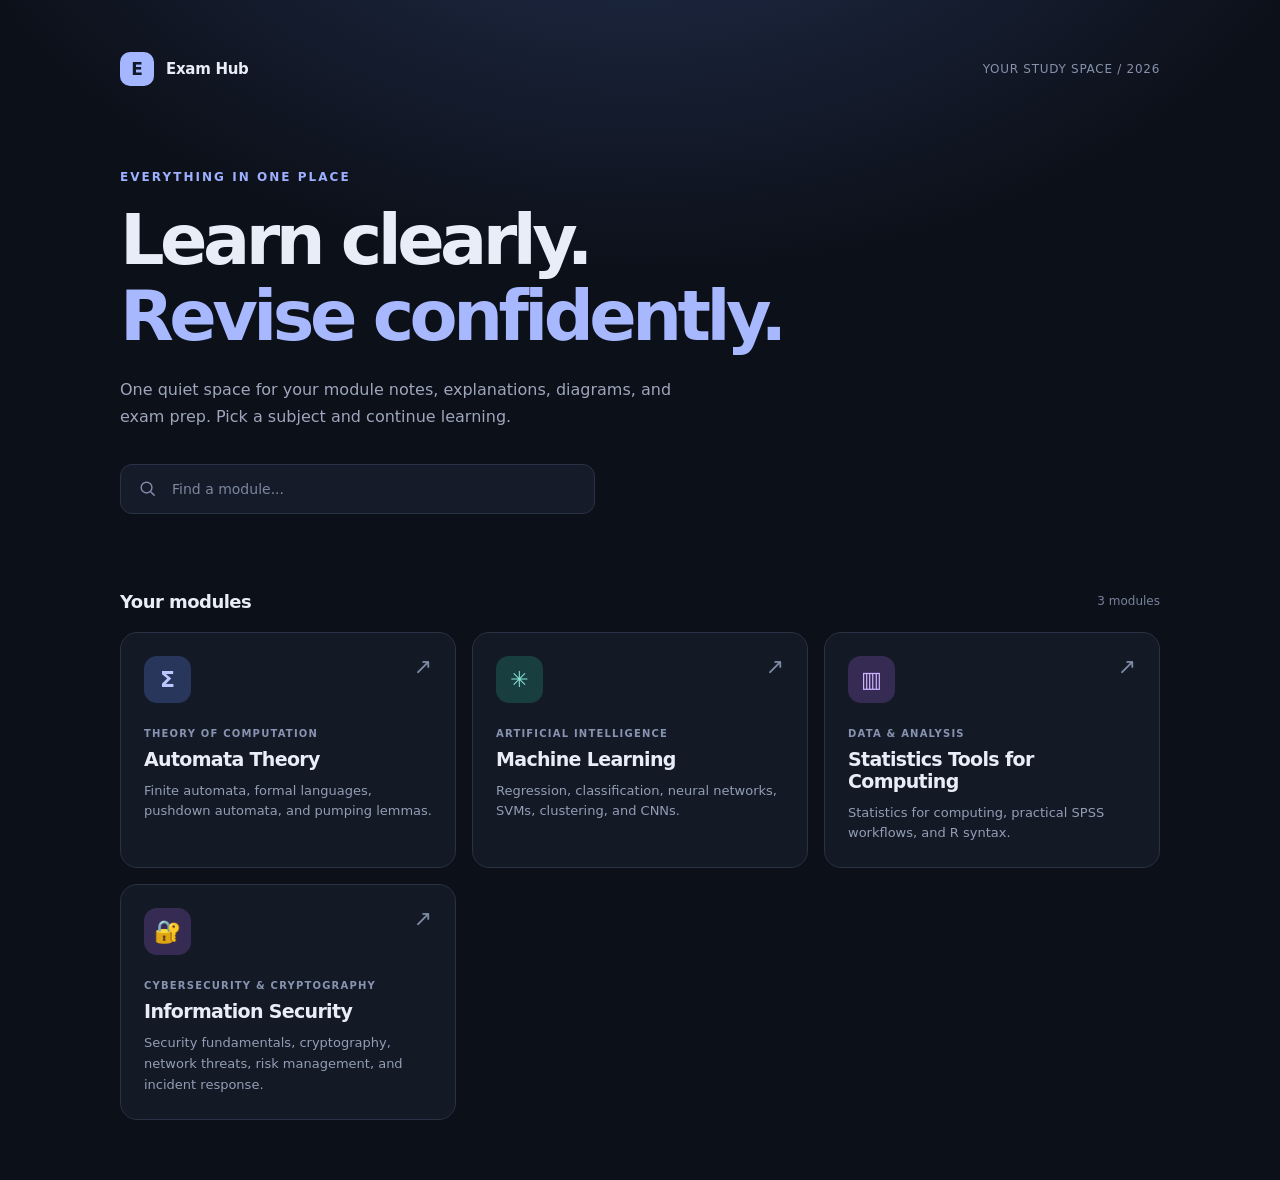
<file: index.html>
<!doctype html>
<html lang="en">
    <head>
        <meta charset="UTF-8" />
        <meta name="viewport" content="width=device-width, initial-scale=1" />
        <meta name="color-scheme" content="dark" />
        <title>Exam Hub — Study Dashboard</title>
        <style>
            :root {
                font-family:
                    Inter,
                    ui-sans-serif,
                    system-ui,
                    -apple-system,
                    BlinkMacSystemFont,
                    "Segoe UI",
                    sans-serif;
                color: #e9edf7;
                background: #0c1019;
                font-synthesis: none;
            }
            * {
                box-sizing: border-box;
            }
            body {
                margin: 0;
                min-height: 100vh;
                background:
                    radial-gradient(
                        ellipse 75% 55% at 50% -18%,
                        #243253 0%,
                        transparent 75%
                    ),
                    #0c1019;
            }
            .shell {
                width: min(1040px, calc(100% - 44px));
                margin: auto;
                padding: 52px 0 60px;
            }
            .top {
                display: flex;
                justify-content: space-between;
                align-items: center;
                gap: 20px;
                margin-bottom: 84px;
            }
            .brand {
                display: flex;
                align-items: center;
                gap: 12px;
                font-size: 15px;
                font-weight: 750;
                letter-spacing: -0.02em;
            }
            .mark {
                width: 34px;
                height: 34px;
                display: grid;
                place-items: center;
                background: #a3b6ff;
                color: #11182a;
                border-radius: 10px;
                font-weight: 850;
                font-size: 17px;
            }
            .top-note {
                color: #8791aa;
                font-size: 12px;
                letter-spacing: 0.06em;
                text-transform: uppercase;
            }
            .eyebrow {
                font-size: 12px;
                letter-spacing: 0.17em;
                color: #9db0ff;
                text-transform: uppercase;
                font-weight: 700;
                margin: 0 0 19px;
            }
            h1 {
                font-size: clamp(40px, 7vw, 70px);
                letter-spacing: -0.065em;
                font-weight: 750;
                line-height: 1.08;
                margin: 0;
            }
            h1 span {
                color: #a7b8ff;
            }
            .intro {
                margin: 22px 0 33px;
                color: #9da6bc;
                font-size: 16px;
                line-height: 1.7;
                max-width: 570px;
            }
            .search {
                display: flex;
                align-items: center;
                gap: 13px;
                max-width: 475px;
                padding: 0 17px;
                height: 50px;
                background: #151b29;
                border: 1px solid #2a3246;
                border-radius: 12px;
                color: #818da7;
                transition: border-color 0.2s;
            }
            .search:focus-within {
                border-color: #8a9eec;
            }
            .search svg {
                width: 19px;
                height: 19px;
                flex-shrink: 0;
            }
            .search input {
                background: transparent;
                color: #e9edf7;
                border: none;
                outline: none;
                width: 100%;
                font: inherit;
                font-size: 14px;
            }
            .search input::placeholder {
                color: #7c879d;
            }
            .section-head {
                display: flex;
                justify-content: space-between;
                align-items: center;
                gap: 15px;
                margin: 77px 0 20px;
            }
            h2 {
                font-size: 18px;
                font-weight: 650;
                letter-spacing: -0.03em;
                margin: 0;
            }
            .count {
                font-size: 12px;
                color: #77829b;
            }
            .grid {
                display: grid;
                grid-template-columns: repeat(3, minmax(0, 1fr));
                gap: 16px;
            }
            .card {
                display: flex;
                flex-direction: column;
                min-height: 235px;
                text-decoration: none;
                color: inherit;
                padding: 23px;
                border: 1px solid #293144;
                background: #151b29c7;
                border-radius: 17px;
                transition:
                    transform 0.2s,
                    border-color 0.2s,
                    background 0.2s;
                position: relative;
                overflow: hidden;
            }
            .card:hover,
            .card:focus-visible {
                transform: translateY(-4px);
                border-color: #6a7cb9;
                background: #1b2437;
                outline: none;
            }
            .card-top {
                display: flex;
                align-items: flex-start;
                justify-content: space-between;
            }
            .icon {
                display: grid;
                place-items: center;
                width: 47px;
                height: 47px;
                border-radius: 13px;
                font-size: 22px;
                font-weight: 750;
            }
            .blue {
                background: #28365b;
                color: #b9c8ff;
            }
            .teal {
                background: #193e40;
                color: #84ddd1;
            }
            .violet {
                background: #362b53;
                color: #cab3ff;
            }
            .arrow {
                font-size: 22px;
                color: #7e8aa4;
                line-height: 1;
            }
            .tag {
                font-size: 10px;
                letter-spacing: 0.12em;
                text-transform: uppercase;
                color: #8793b0;
                font-weight: 750;
                margin: 25px 0 9px;
            }
            h3 {
                font-size: 19px;
                letter-spacing: -0.035em;
                font-weight: 700;
                margin: 0 0 11px;
            }
            .desc {
                font-size: 13px;
                color: #939eb5;
                line-height: 1.6;
                margin: 0;
            }
            .empty {
                display: none;
                color: #99a4bc;
                border: 1px dashed #30394c;
                border-radius: 14px;
                padding: 35px;
                text-align: center;
            }
            .foot {
                border-top: 1px solid #232b3b;
                margin-top: 80px;
                padding-top: 22px;
                display: flex;
                justify-content: space-between;
                gap: 20px;
                color: #748097;
                font-size: 12px;
                line-height: 1.6;
            }
            code {
                font-size: 0.95em;
                color: #b4c2f7;
                background: #1b2335;
                padding: 2px 5px;
                border-radius: 4px;
            }
            @media (max-width: 760px) {
                .shell {
                    padding-top: 28px;
                }
                .top {
                    margin-bottom: 72px;
                }
                .grid {
                    grid-template-columns: repeat(2, minmax(0, 1fr));
                }
                .section-head {
                    margin-top: 55px;
                }
            }
            @media (max-width: 540px) {
                .grid {
                    grid-template-columns: 1fr;
                }
                .card {
                    min-height: 200px;
                }
                .top-note {
                    display: none;
                }
                .foot {
                    display: block;
                }
                .foot span {
                    display: block;
                    margin-bottom: 9px;
                }
            }
            @media (prefers-reduced-motion: reduce) {
                .card,
                .search {
                    transition: none;
                }
            }
        </style>
    </head>
    <body>
        <main class="shell">
            <header class="top">
                <div class="brand">
                    <div class="mark" aria-hidden="true">E</div>
                    Exam Hub
                </div>
                <div class="top-note">Your study space / 2026</div>
            </header>
            <section aria-labelledby="headline">
                <p class="eyebrow">Everything in one place</p>
                <h1 id="headline">
                    Learn clearly.<br /><span>Revise confidently.</span>
                </h1>
                <p class="intro">
                    One quiet space for your module notes, explanations,
                    diagrams, and exam prep. Pick a subject and continue
                    learning.
                </p>
                <label class="search">
                    <svg
                        viewBox="0 0 24 24"
                        fill="none"
                        stroke="currentColor"
                        stroke-width="1.8"
                        aria-hidden="true"
                    >
                        <circle cx="10.8" cy="10.8" r="6.8" />
                        <path d="m16 16 5 5" />
                    </svg>
                    <input
                        id="search"
                        type="search"
                        placeholder="Find a module..."
                        aria-label="Search modules"
                        autocomplete="off"
                    />
                </label>
            </section>
            <section aria-labelledby="modules-title">
                <div class="section-head">
                    <h2 id="modules-title">Your modules</h2>
                    <span class="count" id="count">3 modules</span>
                </div>
                <div class="grid" id="grid">
                    <!-- EDIT LINKS: change each href to the location of your website's main HTML file. -->

                    <a
                        class="card"
                        href="./automata_theory/index.html"
                        data-search="automata theory computation dfa nfa pda pumping lemma formal languages"
                    >
                        <div class="card-top">
                            <div class="icon blue" aria-hidden="true">Σ</div>
                            <span class="arrow" aria-hidden="true">↗</span>
                        </div>
                        <p class="tag">Theory of computation</p>
                        <h3>Automata Theory</h3>
                        <p class="desc">
                            Finite automata, formal languages, pushdown
                            automata, and pumping lemmas.
                        </p>
                    </a>

                    <a
                        class="card"
                        href="./machine_learning/index.html"
                        data-search="machine learning ml neural networks regression classification clustering svm cnn"
                    >
                        <div class="card-top">
                            <div class="icon teal" aria-hidden="true">✳</div>
                            <span class="arrow" aria-hidden="true">↗</span>
                        </div>
                        <p class="tag">Artificial intelligence</p>
                        <h3>Machine Learning</h3>
                        <p class="desc">
                            Regression, classification, neural networks, SVMs,
                            clustering, and CNNs.
                        </p>
                    </a>

                    <a
                        class="card"
                        href="./statistics_tools_for_computing/index.html"
                        data-search="statistics tools computing spss r studio probability analysis"
                    >
                        <div class="card-top">
                            <div class="icon violet" aria-hidden="true">▥</div>
                            <span class="arrow" aria-hidden="true">↗</span>
                        </div>
                        <p class="tag">Data &amp; analysis</p>
                        <h3>Statistics Tools for Computing</h3>
                        <p class="desc">
                            Statistics for computing, practical SPSS workflows,
                            and R syntax.
                        </p>
                    </a>

                    <a
                        class="card"
                        href="./information_security/index.html"
                        data-search="information security cybersecurity cryptography encryption network security risk management"
                    >
                        <div class="card-top">
                            <div class="icon violet" aria-hidden="true">🔐</div>
                            <span class="arrow" aria-hidden="true">↗</span>
                        </div>
                        <p class="tag">Cybersecurity &amp; cryptography</p>
                        <h3>Information Security</h3>
                        <p class="desc">
                            Security fundamentals, cryptography, network threats,
                            risk management, and incident response.
                        </p>
                    </a>
                </div>
                <p class="empty" id="empty">No modules match that search.</p>
            </section>
        </main>
        <script>
            const input = document.querySelector("#search");
            const cards = [...document.querySelectorAll(".card")];
            const count = document.querySelector("#count");
            const empty = document.querySelector("#empty");
            input.addEventListener("input", () => {
                const q = input.value.toLocaleLowerCase().trim();
                let visible = 0;
                for (const card of cards) {
                    const match = `${card.textContent} ${card.dataset.search}`
                        .toLocaleLowerCase()
                        .includes(q);
                    card.hidden = !match;
                    card.style.display = match ? "" : "none";
                    if (match) visible++;
                }
                count.textContent = `${visible} module${visible === 1 ? "" : "s"}`;
                empty.style.display = visible ? "none" : "block";
            });
        </script>
    </body>
</html>
</file>
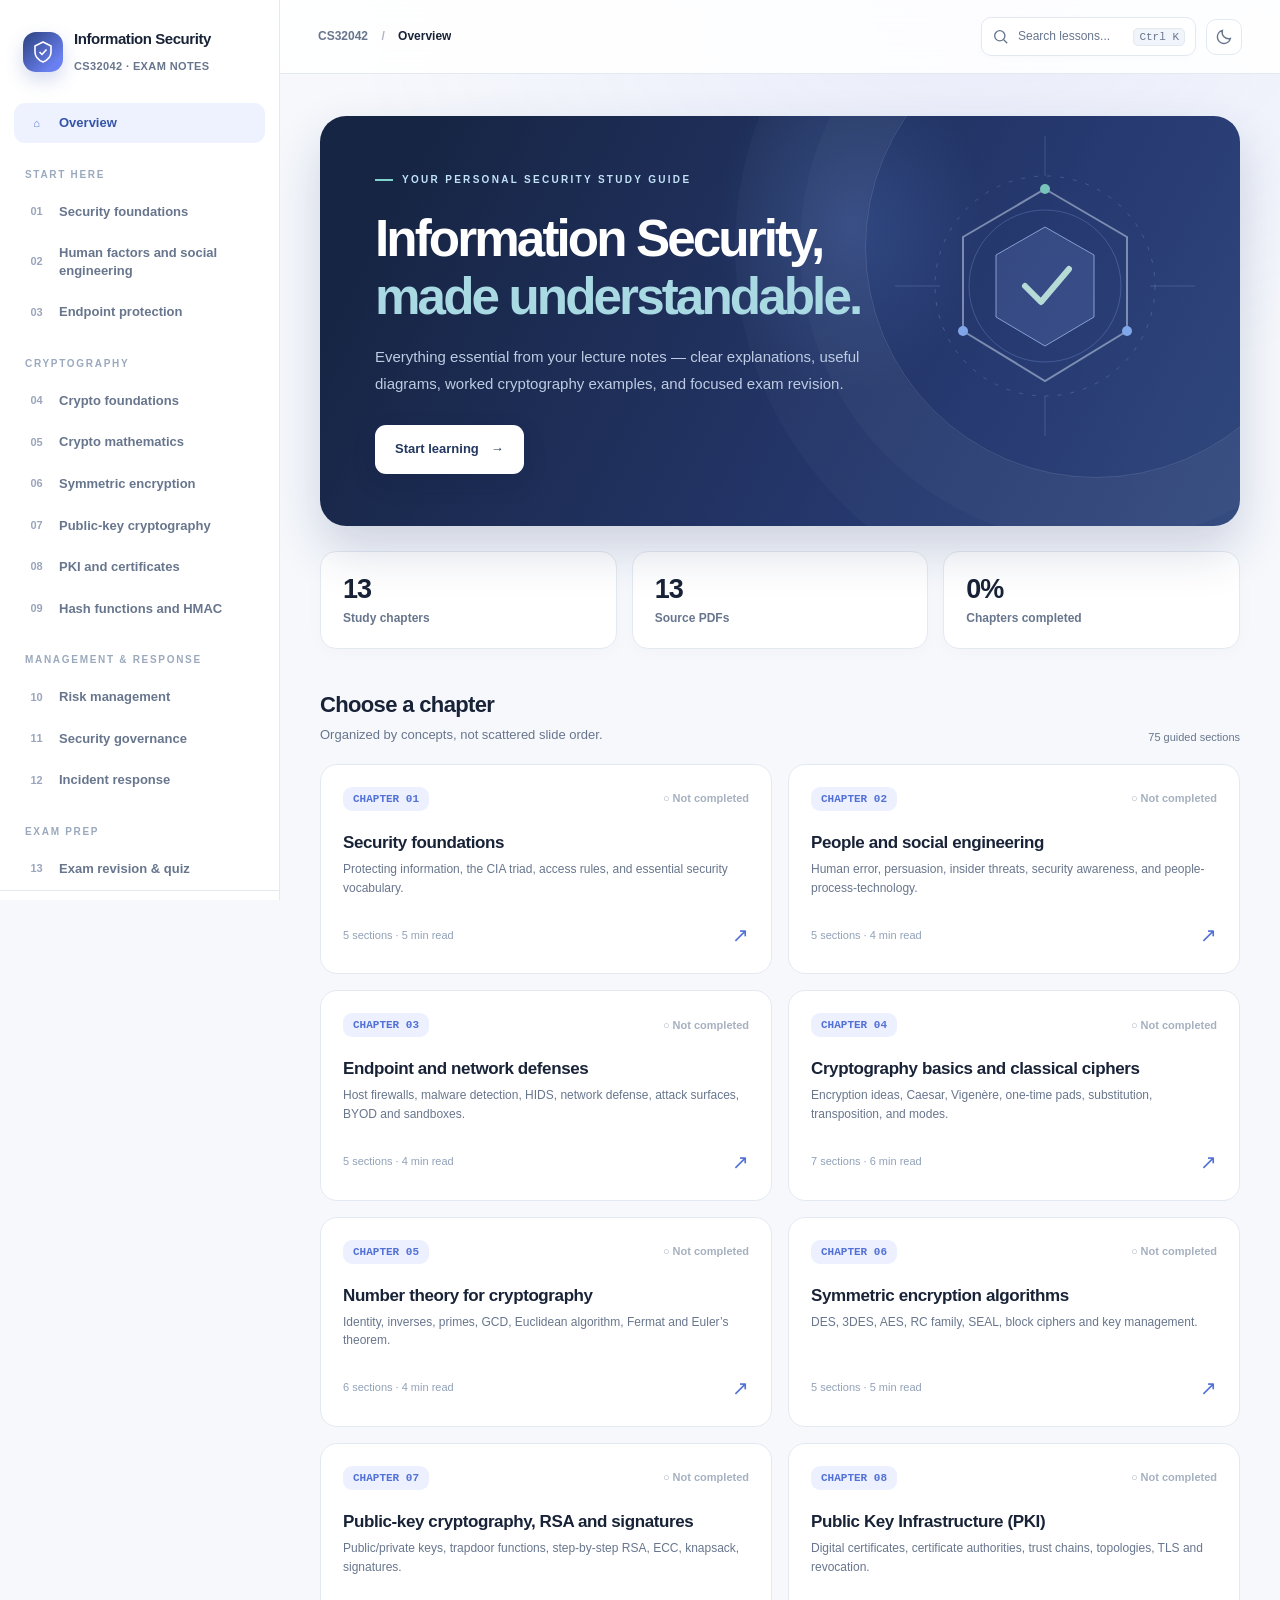
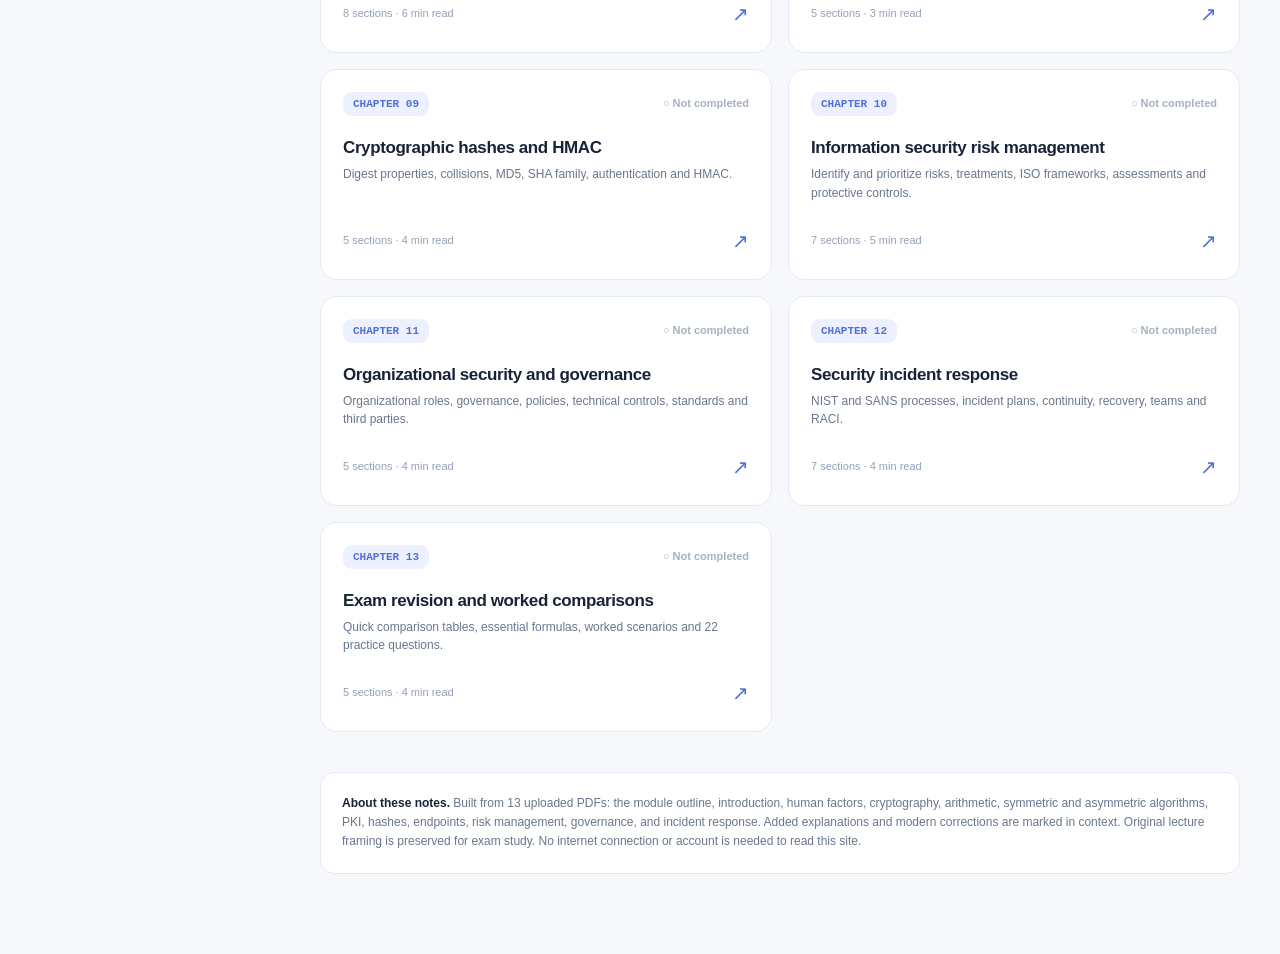
<file: information_security/index.html>
<!doctype html><html lang="en"><head><meta charset="utf-8"><meta name="viewport" content="width=device-width, initial-scale=1"><meta name="theme-color" content="#172544"><meta name="description" content="Information Security CS32042 exam study notes from 13 lecture PDFs: cryptography, RSA, PKI, hashes, human factors, security risk, governance, endpoints and incident response."><title>Information Security | Exam Companion</title><style>:root{--bg:#f6f8fc;--surface:#fff;--surface2:#f1f4fa;--text:#192337;--muted:#68768d;--line:#e3e9f1;--brand:#5271d7;--brand2:#2d9b91;--brand-soft:#edf0ff;--teal-soft:#e4f7f3;--warning:#fff4e3;--border-warn:#f0d5a7;--shadow:0 14px 46px rgba(30,48,90,.07);--radius:18px;--ui:ui-sans-serif,-apple-system,BlinkMacSystemFont,'Segoe UI',Arial,sans-serif;--mono:ui-monospace,SFMono-Regular,Consolas,'Liberation Mono',monospace}
*{box-sizing:border-box}html{scroll-behavior:smooth}body{margin:0;background:var(--bg);color:var(--text);font-family:var(--ui);line-height:1.6;-webkit-font-smoothing:antialiased}button,input{font:inherit}button{cursor:pointer}a{color:var(--brand)}svg{max-width:100%}body::before{content:'';position:fixed;inset:0 0 auto 260px;height:450px;background:radial-gradient(ellipse at 70% 3%,rgba(101,123,231,.085),transparent 62%);pointer-events:none;z-index:-1}
:focus-visible{outline:3px solid #6b8cf0;outline-offset:3px}::selection{background:#c0d8ff;color:#132543}
.app{display:grid;grid-template-columns:280px minmax(0,1fr);min-height:100vh}.sidebar{background:var(--surface);border-right:1px solid var(--line);position:sticky;top:0;height:100vh;overflow-y:auto;display:flex;flex-direction:column;z-index:24;scrollbar-width:thin}.brand-row{display:flex;gap:11px;align-items:center;text-decoration:none;color:var(--text);padding:26px 23px 24px}.brand-mark{width:40px;height:40px;border-radius:13px;background:linear-gradient(135deg,#2b427f,#6a80f0 80%);display:grid;place-items:center;color:white;box-shadow:0 8px 18px rgba(78,101,191,.23);flex:none}.brand-mark svg{width:24px;height:24px}.brand-title{font-size:15px;font-weight:800;letter-spacing:-.45px}.brand-sub{font-size:11px;font-weight:650;color:var(--muted);margin-top:-3px;letter-spacing:.035em}.sidebar-main{padding:0 14px;flex:1}.side-label{font-size:10px;text-transform:uppercase;letter-spacing:1.7px;font-weight:850;color:#9ba9bd;margin:24px 11px 9px}.nav-item{display:flex;align-items:center;gap:11px;color:var(--muted);padding:11px 11px;border-radius:11px;text-decoration:none;font-size:13px;font-weight:610;line-height:1.35;margin:2px 0;position:relative;transition:background .15s,color .15s}.nav-item:hover{background:var(--surface2);color:var(--text)}.nav-item.active{background:#eef2ff;color:#3654a8;font-weight:790}.nav-num{font-size:11px;font-weight:760;color:#9ba5bb;width:23px;text-align:center;flex:none}.nav-item.active .nav-num{color:#5875d2}.nav-item.done .nav-num{color:#28a48d}.side-foot{padding:18px 22px 21px;border-top:1px solid var(--line)}.side-progress-top{display:flex;justify-content:space-between;font-size:11px;font-weight:720;color:var(--muted)}.side-progress-top b{color:var(--brand)}.progress-track{height:6px;border-radius:40px;background:#e9edf6;margin-top:10px;overflow:hidden}.progress-fill{height:100%;border-radius:40px;background:linear-gradient(90deg,#70bfd5,#6480ec);width:0;transition:width .3s}.side-foot-note{color:#9ba6b5;font-size:10px;margin-top:11px}
.content-shell{min-width:0;display:flex;flex-direction:column}.topbar{height:74px;background:color-mix(in srgb,var(--surface) 89%,transparent);backdrop-filter:blur(16px);border-bottom:1px solid var(--line);position:sticky;top:0;z-index:20;display:flex;align-items:center;justify-content:space-between;gap:20px;padding:0 38px}.crumbs{font-size:12px;font-weight:670;color:var(--muted);white-space:nowrap;overflow:hidden;text-overflow:ellipsis}.crumbs b{color:var(--text)}.crumbs .divider{margin:0 10px;color:#afb6c3}.top-actions{display:flex;align-items:center;gap:10px}.search-trigger{border:1px solid var(--line);background:var(--surface);color:var(--muted);border-radius:10px;min-width:215px;display:flex;justify-content:space-between;align-items:center;padding:9px 10px;gap:12px;box-shadow:0 2px 9px rgba(55,72,109,.02);font-size:12px}.search-trigger span:first-child{display:flex;gap:9px;align-items:center}.kbd{font:11px var(--mono);border:1px solid var(--line);padding:2px 5px;border-radius:5px;background:var(--surface2);color:var(--muted)}.icon-btn{width:36px;height:36px;border:1px solid var(--line);background:var(--surface);border-radius:10px;color:var(--muted);display:grid;place-items:center}.icon-btn:hover,.search-trigger:hover{border-color:#b8c7eb;color:var(--text)}.mobile-menu{display:none}
.page-area{margin:0 auto;width:100%;max-width:1480px;padding:42px 40px 80px;min-height:calc(100vh - 74px)}.page-area.home-page{max-width:1240px}.hero{background:linear-gradient(118deg,#172544 10%,#273a72 72%,#30487d);border-radius:26px;color:white;padding:56px 55px 52px;position:relative;overflow:hidden;box-shadow:0 23px 50px rgba(28,48,103,.19);min-height:350px;display:flex;align-items:center}.hero::after{content:'';position:absolute;width:460px;height:460px;right:-87px;top:-100px;border:1px solid rgba(255,255,255,.13);border-radius:50%;box-shadow:0 0 0 65px rgba(255,255,255,.025),0 0 0 130px rgba(255,255,255,.025);pointer-events:none}.hero::before{content:'';position:absolute;right:26%;top:-20%;width:300px;height:380px;background:radial-gradient(#6c9fff30,transparent 63%);pointer-events:none}.hero-copy{position:relative;z-index:2;max-width:620px}.hero-badge{color:#c2e2f7;text-transform:uppercase;font-size:10px;font-weight:800;letter-spacing:2.3px;display:flex;align-items:center;gap:9px}.hero-badge::before{content:'';width:18px;height:2px;background:#7fd5ce}.hero h1{font-weight:810;letter-spacing:-2.9px;font-size:clamp(39px,4vw,56px);line-height:1.13;margin:22px 0 17px}.hero h1 em{font-style:normal;color:#a9d9e2}.hero p{font-size:15px;line-height:1.8;color:#bdcce2;max-width:515px;margin:0 0 28px}.primary-btn{border:0;background:#fff;color:#233760;font-weight:800;font-size:13px;padding:14px 20px;border-radius:11px;display:inline-flex;align-items:center;gap:12px;text-decoration:none;box-shadow:0 9px 23px rgba(16,25,59,.15)}.primary-btn:hover{transform:translateY(-1px)}.hero-art{position:absolute;right:45px;top:20px;width:300px;height:300px;opacity:.85}.hero-art svg{width:100%;height:100%}.stat-grid{display:grid;grid-template-columns:repeat(3,minmax(0,1fr));gap:15px;margin:25px 0 42px}.stat{background:var(--surface);border:1px solid var(--line);border-radius:16px;padding:20px 22px;box-shadow:0 3px 20px rgba(23,45,73,.025)}.stat .k{font-size:27px;letter-spacing:-1px;font-weight:830;line-height:1.3}.stat small{display:block;font-size:12px;color:var(--muted);font-weight:600;margin-top:2px}.section-header{display:flex;align-items:flex-end;justify-content:space-between;gap:20px;margin:38px 0 18px}.section-header h2{margin:0;font-size:22px;letter-spacing:-.65px;line-height:1.25}.section-header p{margin:7px 0 0;color:var(--muted);font-size:13px}.section-header .mini-hint{font-size:11px;color:var(--muted)}.chapters-grid{display:grid;grid-template-columns:repeat(2,minmax(0,1fr));gap:16px}.chapter-card{border:1px solid var(--line);border-radius:17px;padding:22px;background:var(--surface);text-decoration:none;color:var(--text);min-height:175px;display:flex;flex-direction:column;transition:transform .16s,box-shadow .16s,border .16s}.chapter-card:hover{transform:translateY(-3px);box-shadow:var(--shadow);border-color:#bfd0f4}.card-top{display:flex;align-items:center;justify-content:space-between}.card-number{color:var(--brand);background:var(--brand-soft);border-radius:9px;padding:6px 10px;font:700 11px var(--mono)}.card-status{font-size:11px;font-weight:700;color:#20a28a}.card-status.unread{color:#a6b1c0}.chapter-card h3{font-size:17px;letter-spacing:-.4px;line-height:1.3;margin:21px 0 6px}.chapter-card p{color:var(--muted);font-size:12px;line-height:1.55;margin:0;flex:1}.card-bottom{display:flex;justify-content:space-between;align-items:center;margin-top:22px;color:#91a1b8;font-size:11px}.arrow{font-size:20px;color:var(--brand)}.home-foot{margin-top:40px;border:1px solid var(--line);padding:21px;border-radius:14px;background:var(--surface);font-size:12px;color:var(--muted)}.home-foot strong{color:var(--text)}
.reader-layout{display:grid;grid-template-columns:minmax(0,850px) 190px;gap:37px;align-items:start;justify-content:center}.reader-main{min-width:0}.chapter-intro{padding-bottom:31px;border-bottom:1px solid var(--line)}.eyebrow{font-size:11px;letter-spacing:1.9px;text-transform:uppercase;color:var(--brand);font-weight:850}.chapter-intro h1{font-size:clamp(31px,3.25vw,45px);letter-spacing:-1.8px;line-height:1.17;margin:12px 0 15px}.chapter-intro p{font-size:14px;color:var(--muted);line-height:1.72;margin:0;max-width:740px}.reading-meta{display:flex;align-items:center;gap:15px;margin-top:20px;flex-wrap:wrap}.meta-pill{display:flex;align-items:center;gap:7px;color:var(--muted);font-size:11px;font-weight:740}.meta-dot{width:5px;height:5px;border-radius:50%;background:#abb7c8}.complete-btn{font-size:12px;padding:10px 15px;border-radius:10px;border:1px solid #cbd6ed;background:var(--surface);color:#4160b5;font-weight:770;margin-left:auto}.complete-btn:hover{background:var(--brand-soft)}.complete-btn.completed{background:#ddf7ee;color:#157c6e;border-color:#a7e5d1}
.article{padding-top:10px;font-size:15px;line-height:1.85;color:#35435a}.article h2{font-size:22px;letter-spacing:-.65px;line-height:1.34;color:var(--text);margin:45px 0 15px;padding-top:6px;scroll-margin-top:112px}.article h2::before{content:'';display:block;width:27px;height:4px;border-radius:2px;background:linear-gradient(90deg,#6484e8,#5fc1b0);margin-bottom:15px}.article p{margin:14px 0}.article strong{color:#1e2d47;font-weight:750}.article ul,.article ol{margin:15px 0;padding-left:25px}.article li{padding-left:4px;margin:6px 0}.article ul li::marker{color:#6382d9}.article table{border-collapse:separate;border-spacing:0;width:100%;font-size:13px;line-height:1.58;margin:22px 0 26px;border:1px solid var(--line);border-radius:12px;overflow:hidden;background:var(--surface)}.article th,.article td{text-align:left;padding:13px 15px;vertical-align:top;border-bottom:1px solid var(--line)}.article tr:last-child td{border-bottom:none}.article th{background:var(--surface2);color:#33425c;font-size:12px;font-weight:790}.article tr:nth-child(even) td{background:color-mix(in srgb,var(--surface2) 36%,var(--surface))}.article th+th,.article td+td{border-left:1px solid var(--line)}.article blockquote{margin:22px 0 25px;padding:17px 21px;background:#edf4ff;border-left:3px solid #6b86dc;border-radius:0 12px 12px 0;color:#445c82;font-size:13.5px;line-height:1.75}.article blockquote p{margin:0}.article blockquote strong{color:#355da9}.article blockquote:has(a){background:#fff8ea;border-color:#f0bc60;color:#79603c}.article blockquote:has(a) strong{color:#8e631f}.article code{font-family:var(--mono);background:#edf1f8;padding:2px 5px;border-radius:5px;color:#5156aa;font-size:.88em;white-space:break-spaces;overflow-wrap:anywhere}.article pre{font-family:var(--mono);white-space:pre-wrap;overflow:auto;line-height:1.7}.article a{text-underline-offset:3px}.article small{font-size:11px}.article h2~p:last-child{color:inherit}.article p:has(> strong:first-child){}.article p:has(> strong:first-child) em{}.article p:has(> strong:first-child){}.article p:has(> strong:first-child){} .article p:has(> strong:first-child):last-child{} .article p:has(> strong:first-child){}
.article p:has(> strong:first-child){ } .article p:has(> strong:first-child):has(> em){} .article p:has(> strong:first-child):not(:has(a)){} .article p:has(> strong:first-child){} 
.article .diagram-flow{display:flex;justify-content:center;align-items:center;flex-wrap:wrap;gap:8px;margin:23px 0;padding:24px 15px;background:var(--surface);border:1px solid var(--line);border-radius:14px}.diagram-flow span{border-radius:9px;padding:9px 12px;background:var(--brand-soft);border:1px solid #dee5ff;color:#3e56a2;font-size:12px;font-weight:770;text-align:center}.diagram-flow b{font-size:19px;color:#8d9fbc}.triad-wrap{display:flex;justify-content:center;border:1px solid var(--line);background:var(--surface);border-radius:14px;margin:23px 0}.triad-wrap svg{max-width:540px;height:auto}.three-grid,.four-grid{display:grid;grid-template-columns:repeat(3,minmax(0,1fr));gap:10px;margin:22px 0}.four-grid{grid-template-columns:repeat(4,minmax(0,1fr))}.mini-tile{padding:16px 12px;border:1px solid #d9e6f4;background:#f3f7ff;border-radius:12px;text-align:center;display:flex;flex-direction:column;justify-content:center;gap:6px}.mini-tile strong{font-size:12px;color:#3458a2}.mini-tile span{font-size:11px;line-height:1.4;color:#71829b}.four-grid .mini-tile:nth-child(even){background:#edfaf6;border-color:#c4e8db}.formula{display:block;text-align:center;font-family:var(--mono);font-size:15px;line-height:1.65;font-weight:680;color:#3752ad;background:var(--brand-soft);border:1px solid #dfe6fa;border-radius:12px;padding:19px 10px;overflow:auto;margin:21px 0}.formula strong{color:#2343a0}.mono-grid{font:19px/1.7 var(--mono);white-space:nowrap;overflow:auto;color:#315bb7;letter-spacing:8px;text-align:center;border:1px solid var(--line);padding:15px;background:var(--surface);border-radius:12px;margin:18px 0}.step-stack{display:grid;gap:8px;margin:19px 0}.step-stack>div{border:1px solid var(--line);background:var(--surface);border-radius:12px;padding:13px 15px;display:flex;align-items:center;gap:13px;font-size:13px;line-height:1.65}.step-stack em{font-style:normal;display:grid;place-items:center;border-radius:9px;min-width:28px;height:28px;background:#e7eefe;color:#4161ad;font-weight:800;font-size:11px}.step-stack strong{color:#2d4168}.trust-tree{display:flex;flex-direction:column;align-items:center;margin:25px 0}.trust-root,.trust-mid,.trust-leaf{border:1px solid #cedaf3;border-radius:12px;background:#eff3ff;color:#435b9d;padding:15px 35px;font-weight:800;font-size:13px}.trust-mid{background:#e3f8f4;border-color:#bce7df;color:#178f80}.trust-leaf{background:#fff6e7;border-color:#eed9b9;color:#ad7938}.trust-line{height:27px;width:2px;background:#b5c6e7;position:relative}.trust-line::after{content:'▼';position:absolute;bottom:-5px;left:-5px;font-size:10px;color:#b5c6e7}
.article .tool-panel{margin:22px 0 25px;background:var(--surface);border:1px solid #d7e1f2;border-radius:16px;padding:22px;box-shadow:0 8px 24px rgba(37,55,106,.035)}.tool-head{display:flex;align-items:center;justify-content:space-between;margin-bottom:16px;gap:10px}.tool-head strong{font-size:13px;color:var(--text)}.badge{font-size:10px;background:#e8f7f4;color:#128b7e;border-radius:30px;padding:4px 8px;font-weight:800}.tool-panel label{display:block;font-size:11px;font-weight:820;color:var(--muted);margin-bottom:8px}.tool-panel input[type="text"],.tool-panel input[type="number"],.tool-panel input:not([type]){display:block;width:100%;border:1px solid #ced9e8;background:var(--surface);color:var(--text);border-radius:9px;padding:11px 12px;margin-bottom:15px;outline:none}.tool-panel input:focus{border-color:var(--brand)}.tool-panel input[type=range]{width:100%;accent-color:#6483e3;margin:4px 0 15px}.tool-panel label output{float:right;color:var(--brand)}.result-card{font:700 17px var(--mono);padding:17px;background:var(--brand-soft);border-radius:10px;color:#395ba8;overflow-wrap:anywhere;min-height:54px}.tool-panel small{display:block;margin-top:12px;color:var(--muted);line-height:1.55}.input-row{display:grid;grid-template-columns:repeat(2,minmax(0,1fr));gap:0 12px}.tool-button{border:0;border-radius:10px;background:#496bc8;color:white;padding:11px 16px;font-weight:750;font-size:12px}.tool-button:hover{background:#3658b4}.tool-result{margin:15px 0 0;padding:15px;border-radius:10px;min-height:50px;background:var(--surface2);color:#465a81;font:12px/1.7 var(--mono);white-space:pre-wrap;overflow-wrap:anywhere}.article details{border:1px solid var(--line);background:var(--surface);border-radius:12px;margin:10px 0;padding:15px 19px}.article details summary{cursor:pointer;font-size:13px;font-weight:750;color:var(--text)}.article details[open]{border-color:#bdcbed}.article details p{font-size:13px;margin:14px 0 0;color:var(--muted)}
.toc{position:sticky;top:115px;padding:2px 0;max-height:calc(100vh - 140px);overflow:auto;scrollbar-width:thin}.toc h4{font-size:10px;letter-spacing:1.65px;text-transform:uppercase;color:#97a3b6;margin:2px 0 17px}.toc a{display:block;color:var(--muted);text-decoration:none;border-left:2px solid var(--line);padding:8px 0 8px 13px;font-size:11.5px;line-height:1.35}.toc a:hover{color:var(--brand)}.toc a.active{border-color:var(--brand);color:var(--brand);font-weight:760}.toc-foot{border-top:1px solid var(--line);margin-top:21px;padding-top:17px}.toc-foot p{font-size:11px;color:var(--muted);line-height:1.6}.chapter-nav{display:flex;justify-content:space-between;gap:12px;margin-top:50px;padding-top:22px;border-top:1px solid var(--line)}.chapter-nav a{flex:1;text-decoration:none;border:1px solid var(--line);padding:15px 18px;border-radius:12px;background:var(--surface);font-size:12px;color:var(--text);font-weight:760;display:flex;flex-direction:column;gap:2px}.chapter-nav a:last-child{text-align:right}.chapter-nav a span{font-size:10px;color:var(--muted);font-weight:650}.chapter-nav a:hover{border-color:#a9bee9}
.search-backdrop{position:fixed;inset:0;background:rgba(13,25,54,.5);backdrop-filter:blur(5px);z-index:45;display:flex;align-items:flex-start;justify-content:center;padding:12vh 20px 20px}.search-dialog{width:min(640px,100%);background:var(--surface);border:1px solid var(--line);border-radius:18px;overflow:hidden;box-shadow:0 35px 85px #11213c50}.search-box{display:flex;gap:13px;align-items:center;border-bottom:1px solid var(--line);padding:17px 20px}.search-box input{border:0;background:transparent;outline:none;width:100%;color:var(--text);font-size:16px}.search-box kbd{background:var(--surface2);border-radius:5px;padding:4px 8px;color:var(--muted);font:11px var(--mono)}.search-results{padding:9px;max-height:450px;overflow:auto}.search-hit{display:block;width:100%;text-align:left;background:transparent;border:0;padding:13px;border-radius:10px;color:var(--text)}.search-hit:hover,.search-hit:focus{background:var(--brand-soft)}.search-hit strong{display:block;font-size:13px}.search-hit small{font-size:11px;color:var(--brand);font-weight:700}.search-hit p{margin:4px 0 0;color:var(--muted);font-size:12px;line-height:1.4;max-height:2.8em;overflow:hidden}.search-empty{text-align:center;padding:40px 12px;color:var(--muted);font-size:13px}.search-help{border-top:1px solid var(--line);padding:11px 17px;color:var(--muted);font-size:10px}.search-help kbd{font:10px var(--mono)}[hidden]{display:none!important}
.quiz-root{margin:18px 0}.quiz-progress{display:flex;align-items:center;justify-content:space-between;font-size:13px;font-weight:750;color:var(--muted);margin-bottom:12px}.quiz-progress strong{color:var(--brand)}.quiz-card{padding:24px;border-radius:16px;background:var(--surface);border:1px solid var(--line)}.quiz-question{font-size:18px;font-weight:780;letter-spacing:-.25px;color:var(--text);line-height:1.4;margin-bottom:18px}.quiz-option{display:flex;align-items:center;gap:12px;padding:12px 14px;background:var(--surface2);border-radius:10px;border:1px solid var(--line);text-align:left;margin:8px 0;width:100%;color:var(--text);font-size:13px}.quiz-option:hover:not(:disabled){border-color:#8ba5ee;background:var(--brand-soft)}.quiz-option span{background:var(--surface);border:1px solid var(--line);display:grid;place-items:center;width:26px;height:26px;border-radius:7px;font-weight:800;font-size:11px;color:var(--muted);flex:none}.quiz-option.correct{border-color:#7bcdb6;background:#e6f8ee}.quiz-option.wrong{border-color:#f1adad;background:#fdf0ef}.quiz-answer{padding:15px;border:1px solid #b5e4d4;border-radius:10px;background:#eefaf5;color:#266e5b;font-size:13px;margin:15px 0}.quiz-next{background:#4666c2;color:#fff;border:0;border-radius:10px;padding:11px 20px;font-size:12px;font-weight:800;float:right;margin-top:5px}.quiz-next:disabled{opacity:.4;cursor:not-allowed}.quiz-card::after{content:'';display:block;clear:both}.quiz-finish{text-align:center;padding:22px}.quiz-finish strong{display:block;font-size:40px;color:var(--brand);letter-spacing:-1px}.quiz-finish p{color:var(--muted)}
body[data-theme=dark]{--bg:#101827;--surface:#172236;--surface2:#1e2e45;--text:#eaf0fc;--muted:#a2b1c8;--line:#2c3a52;--brand:#8ea8ff;--brand2:#6fd4c7;--brand-soft:#233354;--teal-soft:#193c3b;--warning:#483922;--border-warn:#756041;--shadow:0 12px 50px rgba(0,0,0,.17)}body[data-theme=dark] .nav-item.active{background:#273961;color:#bdd0ff}body[data-theme=dark] .article{color:#cbd6e9}body[data-theme=dark] .article strong{color:#eaf0fc}body[data-theme=dark] .article th{color:#dbe5fa}body[data-theme=dark] .article blockquote{background:#263750;color:#b6c8ec}body[data-theme=dark] .article blockquote strong{color:#cad9ff}body[data-theme=dark] .article blockquote:has(a){background:#3a3028;color:#e8cfaa}body[data-theme=dark] .formula,body[data-theme=dark] .result-card{color:#c8d8ff}body[data-theme=dark] .diagram-flow span{color:#c3d2ff;border-color:#394c7b}body[data-theme=dark] .mini-tile{background:#1e304e;border-color:#314866}body[data-theme=dark] .mini-tile strong{color:#cad8ff}body[data-theme=dark] .mini-tile span{color:#adbdce}body[data-theme=dark] .four-grid .mini-tile:nth-child(even){background:#183c39;border-color:#28635b}body[data-theme=dark] .quiz-option.correct{background:#183d34}body[data-theme=dark] .quiz-option.wrong{background:#472b34}body[data-theme=dark] .quiz-answer{background:#1c4337;color:#b2ead3;border-color:#3c8d71}body[data-theme=dark] .article code{background:#243856;color:#c4ccff}body[data-theme=dark] .complete-btn.completed{background:#183b32;color:#9deacb;border-color:#306553}body[data-theme=dark] .trust-root{background:#233454;color:#c5d4ff}body[data-theme=dark] .trust-mid{background:#1d4341;color:#9ee2d5}body[data-theme=dark] .trust-leaf{background:#463822;color:#e5c386}
@media(max-width:1260px){.reader-layout{grid-template-columns:minmax(0,1fr)}.toc{display:none}.page-area{max-width:980px}.hero-art{right:-50px;opacity:.34}}
@media(max-width:950px){.app{grid-template-columns:1fr}.sidebar{position:fixed;left:0;top:0;bottom:0;width:280px;transform:translateX(-100%);transition:transform .2s;box-shadow:none}.sidebar.open{transform:translateX(0);box-shadow:0 0 0 100vmax rgba(10,22,45,.5)}.mobile-menu{display:grid}.topbar{padding:0 22px}.page-area{padding:29px 23px 65px}}
@media(max-width:620px){.topbar{height:65px;padding:0 13px}.crumbs{font-size:11px}.search-trigger{min-width:auto;width:38px;justify-content:center;padding:7px}.search-trigger span:last-child,.search-trigger .search-label{display:none}.search-trigger span:first-child{gap:0}.top-actions{gap:7px}.page-area{padding:22px 15px 50px}.hero{border-radius:19px;min-height:auto;padding:41px 27px}.hero h1{font-size:39px;letter-spacing:-2.3px}.hero p{font-size:13px}.hero-art{right:-110px;top:36px;opacity:.18}.stat-grid{grid-template-columns:repeat(3,minmax(0,1fr));gap:7px;margin-top:14px}.stat{padding:13px 11px;border-radius:12px}.stat .k{font-size:20px}.stat small{font-size:10px;line-height:1.25}.section-header h2{font-size:19px}.chapters-grid{grid-template-columns:1fr;gap:11px}.chapter-card{min-height:150px;padding:18px}.chapter-card h3{margin-top:17px}.reader-layout{display:block}.chapter-intro h1{font-size:34px}.reading-meta{gap:10px}.complete-btn{margin-left:0;width:100%;margin-top:6px}.article{font-size:14px}.article h2{font-size:20px}.article table{font-size:11px;display:block;overflow-x:auto;white-space:normal}.article th,.article td{min-width:115px;padding:10px}.article blockquote{padding:13px 15px}.article .diagram-flow{gap:5px;padding:13px 6px}.diagram-flow span{padding:7px;font-size:10px}.diagram-flow b{font-size:13px}.three-grid,.four-grid{grid-template-columns:repeat(2,minmax(0,1fr))}.input-row{gap:0 7px}.tool-panel input{min-width:0}.article .tool-panel{padding:16px}.formula{font-size:12px}.chapter-nav a{font-size:11px;padding:12px}}
@media print{body{background:white;color:#000}.sidebar,.topbar,.toc,.complete-btn,.chapter-nav,.tool-panel,.quiz-root{display:none!important}.app{display:block}.page-area{max-width:none;padding:0!important}.reader-layout{display:block}.article{color:black}.article h2{break-after:avoid}.article table,.article blockquote,.article .step-stack{break-inside:avoid}.hero{background:#fff;color:#000;box-shadow:none}.chapter-intro{padding:0}.page-area.home-page{display:none}}
</style></head><body><div id="app"></div><script>window.STUDY_CHAPTERS=[{"num":"01","slug":"foundations","title":"Security foundations","short":"Security foundations","category":"Security essentials","description":"Protecting information, the CIA triad, access rules, and essential security vocabulary.","sections":5,"minutes":5,"html":"<blockquote>\n<p><strong>Core idea<\/strong> · Information security protects valuable information, regardless of whether it is stored on a computer, written on paper, or spoken aloud. Cybersecurity focuses on the digital part of that problem.<\/p>\n<\/blockquote>\n<h2>What are we protecting?<\/h2>\n<p><strong>Information security (InfoSec)<\/strong> is the practice of protecting information and information systems from unauthorized access, disclosure, change, destruction, or disruption throughout their life cycle. It includes <strong>information, hardware, software, networks, processes, people, and facilities<\/strong>. A good security program combines technology with policies, procedures, training, and risk management.<\/p>\n<table>\n<thead>\n<tr>\n<th>Information security<\/th>\n<th>Cybersecurity<\/th>\n<\/tr>\n<\/thead>\n<tbody>\n<tr>\n<td>Protects <strong>all forms<\/strong> of information: digital, paper, verbal, physical records.<\/td>\n<td>Protects <strong>digital systems<\/strong>, networks, devices, applications, and data against cyber threats.<\/td>\n<\/tr>\n<tr>\n<td>Example: locking a filing cabinet containing medical records.<\/td>\n<td>Example: securing the database holding those records.<\/td>\n<\/tr>\n<\/tbody>\n<\/table>\n<p><strong>Why does it matter?<\/strong> It helps protect sensitive data, stop unauthorized access, keep services running, meet legal requirements, reduce financial damage, and maintain trust. Common targets include banking information, medical records, research data, student results, and government databases.<\/p>\n<p><strong>Source:<\/strong> Introduction, slides 2–6.<\/p>\n<h2>The CIA triad<\/h2>\n<div class=\"triad-wrap\"><svg viewBox=\"0 0 640 275\" role=\"img\" aria-label=\"Confidentiality, Integrity and Availability form the CIA triad\"><path d=\"M320 36L102 232h436Z\" fill=\"none\" stroke=\"currentColor\" stroke-width=\"2\" opacity=\".25\"/><circle cx=\"320\" cy=\"43\" r=\"41\" fill=\"#6572e8\"/><circle cx=\"108\" cy=\"226\" r=\"41\" fill=\"#20b8a7\"/><circle cx=\"530\" cy=\"226\" r=\"41\" fill=\"#f0aa60\"/><text x=\"320\" y=\"49\" text-anchor=\"middle\" fill=\"white\" font-size=\"18\" font-weight=\"700\">C<\/text><text x=\"108\" y=\"232\" text-anchor=\"middle\" fill=\"white\" font-size=\"18\" font-weight=\"700\">I<\/text><text x=\"530\" y=\"232\" text-anchor=\"middle\" fill=\"white\" font-size=\"18\" font-weight=\"700\">A<\/text><text x=\"320\" y=\"150\" fill=\"currentColor\" font-size=\"20\" font-weight=\"700\" text-anchor=\"middle\">Information<\/text><text x=\"320\" y=\"173\" fill=\"currentColor\" font-size=\"13\" text-anchor=\"middle\">Security<\/text><text x=\"320\" y=\"106\" fill=\"currentColor\" font-size=\"13\" text-anchor=\"middle\">Confidentiality<\/text><text x=\"108\" y=\"170\" fill=\"currentColor\" font-size=\"13\" text-anchor=\"middle\">Integrity<\/text><text x=\"530\" y=\"170\" fill=\"currentColor\" font-size=\"13\" text-anchor=\"middle\">Availability<\/text><\/svg><\/div>\n<table>\n<thead>\n<tr>\n<th>Goal<\/th>\n<th>Simple meaning<\/th>\n<th>Example<\/th>\n<th>Typical controls<\/th>\n<\/tr>\n<\/thead>\n<tbody>\n<tr>\n<td><strong>Confidentiality<\/strong><\/td>\n<td>Only authorized people can see information.<\/td>\n<td>Only the correct student can see their exam results.<\/td>\n<td>Access control, encryption, MFA.<\/td>\n<\/tr>\n<tr>\n<td><strong>Integrity<\/strong><\/td>\n<td>Information stays correct and complete; unauthorized changes can be detected or stopped.<\/td>\n<td>Grades cannot be secretly changed.<\/td>\n<td>Hashes, digital signatures, permissions, audit trails.<\/td>\n<\/tr>\n<tr>\n<td><strong>Availability<\/strong><\/td>\n<td>Authorized users can reach services when needed.<\/td>\n<td>The LMS works during an exam.<\/td>\n<td>Backups, redundancy, UPS, disaster recovery.<\/td>\n<\/tr>\n<\/tbody>\n<\/table>\n<blockquote>\n<p><strong>Don't mix these up<\/strong> · Encrypting a file primarily provides <strong>confidentiality<\/strong>. A plain hash can help check <strong>integrity<\/strong>, but only when you have a trustworthy expected hash. Keeping a backup primarily helps <strong>availability<\/strong> and recovery. A single control can help several goals.<\/p>\n<\/blockquote>\n<p><strong>Source:<\/strong> Introduction, slides 7–9.<\/p>\n<h2>Security goals beyond CIA<\/h2>\n<table>\n<thead>\n<tr>\n<th>Goal<\/th>\n<th>What question does it answer?<\/th>\n<th>Example<\/th>\n<\/tr>\n<\/thead>\n<tbody>\n<tr>\n<td><strong>Authentication<\/strong><\/td>\n<td><em>Who are you?<\/em><\/td>\n<td>Checking a password or passkey.<\/td>\n<\/tr>\n<tr>\n<td><strong>Authorization<\/strong><\/td>\n<td><em>What may you do?<\/em><\/td>\n<td>Student can view grades; lecturer can edit them.<\/td>\n<\/tr>\n<tr>\n<td><strong>Accountability<\/strong><\/td>\n<td><em>Who did what?<\/em><\/td>\n<td>Audit log shows who changed a record.<\/td>\n<\/tr>\n<tr>\n<td><strong>Non-repudiation<\/strong><\/td>\n<td><em>Can there be convincing proof of an action's origin?<\/em><\/td>\n<td>A valid digital signature helps show a message was signed by a specific key.<\/td>\n<\/tr>\n<tr>\n<td><strong>Privacy<\/strong><\/td>\n<td><em>How may personal information be collected and used?<\/em><\/td>\n<td>Only using student data for an agreed purpose.<\/td>\n<\/tr>\n<\/tbody>\n<\/table>\n<p><strong>Authentication is not authorization.<\/strong> Logging in identifies an account; the system must still check whether that account has permission for a particular action. <strong>Accountability is not the same as non-repudiation<\/strong>: a log supports investigation, but may be editable; a digital signature provides stronger cryptographic evidence of origin and integrity when keys and identities are properly managed.<\/p>\n<blockquote>\n<p><strong>Extra explanation<\/strong> · A digital signature does <strong>not<\/strong> prove by itself that a particular human physically clicked a button. It proves that a signature matches a cryptographic key. Identity checks, key protection, and procedures are still necessary.<\/p>\n<\/blockquote>\n<p><strong>Source:<\/strong> Introduction, slides 10–15.<\/p>\n<h2>Security vocabulary — follow the chain<\/h2>\n<div class=\"diagram-flow\"><span>Asset<\/span><b>→<\/b><span>Threat<\/span><b>+<\/b><span>Vulnerability<\/span><b>→<\/b><span>Risk<\/span><b>→<\/b><span>Possible loss<\/span><\/div>\n<table>\n<thead>\n<tr>\n<th>Term<\/th>\n<th>Meaning<\/th>\n<th>Example<\/th>\n<\/tr>\n<\/thead>\n<tbody>\n<tr>\n<td><strong>Asset<\/strong><\/td>\n<td>Anything of value worth protecting.<\/td>\n<td>Student database, laptop, paper file.<\/td>\n<\/tr>\n<tr>\n<td><strong>Subject<\/strong><\/td>\n<td>An active entity requesting access.<\/td>\n<td>A user, process, or app.<\/td>\n<\/tr>\n<tr>\n<td><strong>Object<\/strong><\/td>\n<td>The resource being accessed.<\/td>\n<td>A file, database table, device.<\/td>\n<\/tr>\n<tr>\n<td><strong>Access<\/strong><\/td>\n<td>Ability to read, use, change, or manage a resource.<\/td>\n<td>Viewing a document.<\/td>\n<\/tr>\n<tr>\n<td><strong>Threat<\/strong><\/td>\n<td>Something that could cause harm.<\/td>\n<td>A criminal trying to steal records.<\/td>\n<\/tr>\n<tr>\n<td><strong>Vulnerability<\/strong><\/td>\n<td>A weakness that may be exploited.<\/td>\n<td>Weak password, unpatched server.<\/td>\n<\/tr>\n<tr>\n<td><strong>Exploit<\/strong><\/td>\n<td>A method that uses a vulnerability.<\/td>\n<td>A malicious request abusing a software flaw.<\/td>\n<\/tr>\n<tr>\n<td><strong>Exposure<\/strong><\/td>\n<td>A situation where an asset is reachable or at risk.<\/td>\n<td>Unprotected database visible online.<\/td>\n<\/tr>\n<tr>\n<td><strong>Attack<\/strong><\/td>\n<td>An attempt to compromise CIA.<\/td>\n<td>Malware infection.<\/td>\n<\/tr>\n<tr>\n<td><strong>Control / safeguard<\/strong><\/td>\n<td>A measure that reduces risk.<\/td>\n<td>MFA, firewall, backups.<\/td>\n<\/tr>\n<tr>\n<td><strong>Risk<\/strong><\/td>\n<td>The possibility of loss due to uncertainty and harmful events.<\/td>\n<td>Unauthorized access to the database.<\/td>\n<\/tr>\n<tr>\n<td><strong>Loss / impact<\/strong><\/td>\n<td>Harm that occurs when a bad event happens.<\/td>\n<td>Costs, downtime, stolen data.<\/td>\n<\/tr>\n<\/tbody>\n<\/table>\n<p><strong>Scenario:<\/strong> A <strong>customer database (asset)<\/strong> is available on the internet (<strong>exposure<\/strong>). Its admin account has a weak password (<strong>vulnerability<\/strong>). Someone attempts account takeover (<strong>threat/attack<\/strong>). The <strong>risk<\/strong> is a breach; <strong>loss<\/strong> could include leaked records and costs. <strong>MFA, stronger credentials, and access rules<\/strong> are safeguards.<\/p>\n<blockquote>\n<p><strong>Exam distinction<\/strong> · A threat is <em>potential danger<\/em>. A vulnerability is <em>a weakness<\/em>. Risk is <em>the possibility of harm when danger meets a weakness<\/em>. An attack is an actual attempt; an exploit is how a weakness is used.<\/p>\n<\/blockquote>\n<p><strong>Source:<\/strong> Introduction, slides 16–23.<\/p>\n<h2>Common threats and incidents<\/h2>\n<p><strong>Malware<\/strong> is malicious software. <strong>Phishing<\/strong> uses deceptive messages or sites to trick people. <strong>Social engineering<\/strong> is broader manipulation of human behavior. <strong>Insider threats<\/strong> come from trusted accounts or people. <strong>Ransomware<\/strong> typically blocks access to data or systems and demands payment. <strong>Denial of service (DoS)<\/strong> disrupts service availability. A <strong>data breach<\/strong> exposes information to unauthorized parties.<\/p>\n<p>The lecture uses <strong>WannaCry (2017)<\/strong> and the <strong>Colonial Pipeline ransomware incident (2021)<\/strong> as real-world examples. Think of them as illustrations of the combined impact on systems, business continuity, and public services.<\/p>\n<p><strong>Source:<\/strong> Introduction, slides 25–28.<\/p>\n"},{"num":"02","slug":"people","title":"People and social engineering","short":"Human factors and social engineering","category":"Security essentials","description":"Human error, persuasion, insider threats, security awareness, and people-process-technology.","sections":5,"minutes":4,"html":"<blockquote>\n<p><strong>Core idea<\/strong> · A security system is more than software. People make decisions, processes define safe behavior, and technology supports both.<\/p>\n<\/blockquote>\n<h2>Human aspects vs human factors<\/h2>\n<table>\n<thead>\n<tr>\n<th>Human aspects<\/th>\n<th>Human factors<\/th>\n<\/tr>\n<\/thead>\n<tbody>\n<tr>\n<td><strong>What people do<\/strong>: actions, habits, awareness, training, culture and policies.<\/td>\n<td><strong>Why people do it<\/strong>: attention, stress, cognitive bias, mental workload, usability and decision-making.<\/td>\n<\/tr>\n<tr>\n<td>Example: staff often reuse passwords.<\/td>\n<td>Explanation: remembering many passwords is difficult, and convenience wins.<\/td>\n<\/tr>\n<\/tbody>\n<\/table>\n<p>The <strong>People–Process–Technology (PPT)<\/strong> model connects employees, managers, students, contractors, customers and admins (<strong>people<\/strong>) with policies, incident plans, access procedures and risk processes (<strong>process<\/strong>) and firewalls, encryption, MFA, antivirus, IDS and monitoring (<strong>technology<\/strong>).<\/p>\n<div class=\"three-grid\"><div class=\"mini-tile\"><strong>People<\/strong><span>Learn • decide • report<\/span><\/div><div class=\"mini-tile\"><strong>Process<\/strong><span>Rules • responsibilities • review<\/span><\/div><div class=\"mini-tile\"><strong>Technology<\/strong><span>Detect • enforce • protect<\/span><\/div><\/div>\n<blockquote>\n<p><strong>Why PPT matters<\/strong> · An employee might see a phishing email (<strong>people<\/strong>), follow the reporting guide (<strong>process<\/strong>), and rely on email filtering plus MFA (<strong>technology<\/strong>). One pillar alone is weaker than the three working together.<\/p>\n<\/blockquote>\n<p><strong>Source:<\/strong> Human factors, slides 2–5.<\/p>\n<h2>Why people become security risks<\/h2>\n<p>Common causes from the lecture: <strong>lack of awareness<\/strong>, <strong>negligence<\/strong>, <strong>convenience<\/strong>, <strong>curiosity<\/strong>, <strong>trust<\/strong>, and <strong>stress/time pressure<\/strong>. Examples: ignoring updates, sharing passwords, installing unknown software, or approving a suspicious request in a hurry.<\/p>\n<p>Attackers often appeal to:<\/p>\n<table>\n<thead>\n<tr>\n<th>Psychological trigger<\/th>\n<th>Simple example<\/th>\n<\/tr>\n<\/thead>\n<tbody>\n<tr>\n<td><strong>Authority<\/strong><\/td>\n<td>“I am your IT administrator.”<\/td>\n<\/tr>\n<tr>\n<td><strong>Urgency<\/strong><\/td>\n<td>“Respond within 10 minutes.”<\/td>\n<\/tr>\n<tr>\n<td><strong>Fear<\/strong><\/td>\n<td>“Your account will be closed.”<\/td>\n<\/tr>\n<tr>\n<td><strong>Curiosity<\/strong><\/td>\n<td>“Open this unusual attachment.”<\/td>\n<\/tr>\n<tr>\n<td><strong>Greed / reward<\/strong><\/td>\n<td>“You won a prize.”<\/td>\n<\/tr>\n<tr>\n<td><strong>Sympathy<\/strong><\/td>\n<td>A fabricated emergency requesting help.<\/td>\n<\/tr>\n<\/tbody>\n<\/table>\n<blockquote>\n<p><strong>Tricky point<\/strong> · These are not six technical vulnerabilities. They are <strong>persuasion triggers<\/strong>. An attacker may combine several in one message. For example, fake authority + fear + urgency.<\/p>\n<\/blockquote>\n<p><strong>Source:<\/strong> Human factors, slides 6–8.<\/p>\n<h2>Human error, violation and insider threat<\/h2>\n<ul>\n<li><strong>Error<\/strong> = unintentional mistake: wrong email recipient, deleted file, misconfigured cloud folder, lost device.<\/li>\n<li><strong>Violation<\/strong> = intentional failure to follow a rule: knowingly sharing passwords, bypassing a restriction, installing prohibited software.<\/li>\n<li><strong>Malicious insider<\/strong> = deliberately causes harm using trusted access.<\/li>\n<li><strong>Negligent insider<\/strong> = accidentally exposes information or ignores safe practices.<\/li>\n<li><strong>Compromised insider<\/strong> = an outside attacker uses the insider's stolen credentials.<\/li>\n<\/ul>\n<blockquote>\n<p><strong>Extra explanation<\/strong> · Intent is the deciding factor between an <strong>error<\/strong> and a <strong>violation<\/strong>. A compromised account may act like an insider even though the real employee did not approve those actions.<\/p>\n<\/blockquote>\n<p><strong>Source:<\/strong> Human factors, slides 9–11.<\/p>\n<h2>Social engineering methods<\/h2>\n<table>\n<thead>\n<tr>\n<th>Method<\/th>\n<th>What happens<\/th>\n<th>Defensive habit<\/th>\n<\/tr>\n<\/thead>\n<tbody>\n<tr>\n<td><strong>Phishing<\/strong><\/td>\n<td>Fake email, message, or site requests data or action.<\/td>\n<td>Verify through a trusted channel.<\/td>\n<\/tr>\n<tr>\n<td><strong>Baiting<\/strong><\/td>\n<td>Tempting free download or unknown USB device.<\/td>\n<td>Do not use untrusted files or devices.<\/td>\n<\/tr>\n<tr>\n<td><strong>Tailgating / piggybacking<\/strong><\/td>\n<td>Someone follows authorized staff into a restricted area.<\/td>\n<td>Follow visitor and access rules.<\/td>\n<\/tr>\n<tr>\n<td><strong>Shoulder surfing<\/strong><\/td>\n<td>Someone watches sensitive information being entered.<\/td>\n<td>Shield screens and input.<\/td>\n<\/tr>\n<tr>\n<td><strong>Dumpster diving<\/strong><\/td>\n<td>Sensitive discarded material is collected.<\/td>\n<td>Secure disposal and shredding.<\/td>\n<\/tr>\n<tr>\n<td><strong>Deepfake impersonation<\/strong><\/td>\n<td>Synthetic voice, video or image imitates someone trusted.<\/td>\n<td>Verify unexpected requests independently.<\/td>\n<\/tr>\n<\/tbody>\n<\/table>\n<p><strong>Social engineering<\/strong> means manipulating people into disclosing data or doing an unsafe action. It can happen online, over the phone, or in physical places.<\/p>\n<p><strong>Source:<\/strong> Human factors, slides 16–17.<\/p>\n<h2>Awareness, hygiene and security culture<\/h2>\n<p><strong>Security awareness<\/strong> teaches people to recognize risk, make safer choices, and report concerns. <strong>Security hygiene<\/strong> means daily habits that reduce risk: strong unique passwords, MFA, timely updates, locking devices, verifying senders, backing up data, avoiding untrusted networks for sensitive work without appropriate protection, and reporting suspicious activity.<\/p>\n<p><strong>Security culture<\/strong> is the shared attitude toward security. Good culture makes reporting easy, does not punish honest early reporting, and assigns responsibility across the organization.<\/p>\n<p><strong>Human Risk Management (HRM)<\/strong> identifies and measures human-related risks using signals such as phishing susceptibility, password practices, access privileges, awareness assessments, insider indicators, and behavior analytics. Such monitoring must also respect privacy and fairness.<\/p>\n<p><strong>Human-centered security design<\/strong> makes the safe action the easy action: clear warnings, sensible defaults, usable MFA, simple reporting, and not overwhelming users with alerts.<\/p>\n<p><strong>Source:<\/strong> Human factors, slides 12–19.<\/p>\n"},{"num":"03","slug":"endpoints","title":"Endpoint and network defenses","short":"Endpoint protection","category":"Security essentials","description":"Host firewalls, malware detection, HIDS, network defense, attack surfaces, BYOD and sandboxes.","sections":5,"minutes":4,"html":"<blockquote>\n<p><strong>Core idea<\/strong> · An endpoint is any network-connected host: laptop, server, printer, phone, IP camera, controller, smart appliance, or IoT device. Every endpoint increases the area that needs protection.<\/p>\n<\/blockquote>\n<h2>Perimeter and internal network<\/h2>\n<p>A <strong>network perimeter<\/strong> separates a managed network from external networks. Controls may include routers, VPN gateways, firewalls, <strong>IPS<\/strong> (intrusion prevention), and <strong>AAA<\/strong> services (<strong>authentication, authorization, accounting<\/strong>). The lecture introduces <strong>Cisco ASA<\/strong> (Adaptive Security Appliance) as an example of a security appliance combining several network-defense features.<\/p>\n<div class=\"diagram-flow\"><span>Internet<\/span><b>→<\/b><span>VPN / Firewall<\/span><b>→<\/b><span>IPS / Switches<\/span><b>→<\/b><span>Internal devices<\/span><\/div>\n<p><strong>Why protect the LAN too?<\/strong> An attacker who compromises one internal laptop might try to reach servers or other systems. Network infrastructure such as switches, wireless devices and IP phones also needs protection. The slides mention MAC-table overflow, spoofing, DHCP-related threats, LAN storms, STP manipulation and VLAN attacks.<\/p>\n<blockquote>\n<p><strong>Extra explanation<\/strong> · A <strong>VPN<\/strong> creates an encrypted tunnel over another network. A <strong>firewall<\/strong> decides which network traffic is allowed. An <strong>IDS<\/strong> detects suspicious activity; an <strong>IPS<\/strong> may actively block it. <strong>AAA<\/strong> combines identity checking, permission checks and activity accounting.<\/p>\n<\/blockquote>\n<p><strong>Source:<\/strong> Endpoint threats, slides 2–7.<\/p>\n<h2>Host-based protection<\/h2>\n<p><strong>Antivirus / antimalware<\/strong> runs on an endpoint and looks for malicious software using three broad methods:<\/p>\n<table>\n<thead>\n<tr>\n<th>Method<\/th>\n<th>How it works<\/th>\n<th>Limitation<\/th>\n<\/tr>\n<\/thead>\n<tbody>\n<tr>\n<td><strong>Signature-based<\/strong><\/td>\n<td>Compare against known malicious patterns.<\/td>\n<td>New or changed malware may not match.<\/td>\n<\/tr>\n<tr>\n<td><strong>Heuristic-based<\/strong><\/td>\n<td>Look for suspicious general features.<\/td>\n<td>May produce false alarms.<\/td>\n<\/tr>\n<tr>\n<td><strong>Behavior-based<\/strong><\/td>\n<td>Observe suspicious actions and patterns.<\/td>\n<td>Needs good context to distinguish normal use.<\/td>\n<\/tr>\n<\/tbody>\n<\/table>\n<p><strong>Host-based firewalls<\/strong> apply network connection rules on a device. Windows Firewall has profiles such as Public, Private, and Domain. In Linux, <strong>iptables<\/strong> configures rules through Netfilter; <strong>nftables<\/strong> is the newer framework and management tool. <strong>TCP Wrapper<\/strong> is a historical service-level access-control mechanism.<\/p>\n<p><strong>Host security suites<\/strong> may bundle antimalware, anti-phishing, web protection, host intrusion prevention, firewalls, and centralized logs. Logs can be forwarded to security monitoring teams.<\/p>\n<p><strong>Source:<\/strong> Endpoint threats, slides 8–13.<\/p>\n<h2>Network-level protection and NAC<\/h2>\n<p><strong>Network-based defense<\/strong> filters threats before they reach an endpoint or before endpoints can reach unsafe destinations. Lecture examples include:<\/p>\n<ul>\n<li><strong>AMP<\/strong>: advanced malware protection across endpoints or services.<\/li>\n<li><strong>ESA<\/strong>: email security appliance; filters spam and risky messages.<\/li>\n<li><strong>WSA<\/strong>: web security appliance; controls access to unsafe sites or disallowed services.<\/li>\n<li><strong>NAC (Network Admission Control)<\/strong>: checks whether a device or user is allowed and meets network access requirements.<\/li>\n<\/ul>\n<p><strong>NAC example:<\/strong> A device without required security updates may be placed in a restricted network rather than receiving full access.<\/p>\n<p><strong>Source:<\/strong> Endpoint threats, slides 14–15.<\/p>\n<h2>HIDS, HIPS and detection styles<\/h2>\n<p><strong>HIDS<\/strong> = Host-based Intrusion Detection System. It may monitor logs, application activity, system configuration, file integrity, rootkit indicators, or suspicious events. <strong>HIPS<\/strong> adds prevention actions. Some products provide both, which is why the labels can overlap.<\/p>\n<table>\n<thead>\n<tr>\n<th>Technique<\/th>\n<th>What it compares<\/th>\n<th>Common problem<\/th>\n<\/tr>\n<\/thead>\n<tbody>\n<tr>\n<td><strong>Signature<\/strong><\/td>\n<td>Activity against known bad patterns.<\/td>\n<td>Zero-day and changing malware.<\/td>\n<\/tr>\n<tr>\n<td><strong>Anomaly-based<\/strong><\/td>\n<td>Behavior against a normal baseline.<\/td>\n<td>False positives when normal usage changes.<\/td>\n<\/tr>\n<tr>\n<td><strong>Policy-based<\/strong><\/td>\n<td>Behavior against predefined permitted/forbidden rules.<\/td>\n<td>Poor rules can be too strict or too loose.<\/td>\n<\/tr>\n<\/tbody>\n<\/table>\n<p><strong>Polymorphic malware<\/strong> changes parts of its code or representation so that a simple signature is less reliable. <strong>Zero-day<\/strong> means a previously unknown or unpatched vulnerability is being exploited, not necessarily that malware appeared literally today.<\/p>\n<blockquote>\n<p><strong>Key comparison<\/strong> · <strong>Detection<\/strong> raises an alert. <strong>Prevention<\/strong> attempts to block an action. A system can do both, but detection does not automatically imply successful blocking.<\/p>\n<\/blockquote>\n<p><strong>Source:<\/strong> Endpoint threats, slides 16–20.<\/p>\n<h2>Attack surface, BYOD and application control<\/h2>\n<p>An <strong>attack surface<\/strong> is the collection of possible entry points exposed to an attacker. The slides divide it into:<\/p>\n<ul>\n<li><strong>Network attack surface<\/strong>: exposed network services, protocols, ports, wired and wireless connectivity.<\/li>\n<li><strong>Software attack surface<\/strong>: vulnerable apps, browser services, cloud apps, and installed software.<\/li>\n<li><strong>Human attack surface<\/strong>: insecure habits, errors, and social engineering opportunities.<\/li>\n<\/ul>\n<p><strong>BYOD<\/strong> means <em>Bring Your Own Device<\/em>: workers use personal laptops, tablets, or phones for work. Benefits include convenience; risks include unpatched devices, mixing personal and work data, and weaker organization control.<\/p>\n<p><strong>Blacklisting / denylisting<\/strong> blocks named prohibited apps. <strong>Whitelisting / allowlisting<\/strong> permits only approved apps. Allowlisting can reduce risk, but needs careful management.<\/p>\n<p><strong>Sandboxing<\/strong> runs or observes suspicious software in an isolated environment to learn its behavior and limit damage. <strong>Isolation is not a guarantee<\/strong>; badly configured sandboxes can be escaped, and unknown files should only be handled in a controlled environment.<\/p>\n<p><strong>Source:<\/strong> Endpoint threats, slides 21–25.<\/p>\n"},{"num":"04","slug":"crypto-basics","title":"Cryptography basics and classical ciphers","short":"Crypto foundations","category":"Cryptography","description":"Encryption ideas, Caesar, Vigenère, one-time pads, substitution, transposition, and modes.","sections":7,"minutes":6,"html":"<blockquote>\n<p><strong>Core idea<\/strong> · Cryptography uses algorithms and keys to protect information. Good algorithms should stay secure even when the attacker knows how the algorithm works.<\/p>\n<\/blockquote>\n<h2>Cryptography terms and goals<\/h2>\n<p><strong>Cryptography<\/strong> constructs methods to protect information. <strong>Cryptanalysis<\/strong> studies ways to defeat or analyze those protections. <strong>Cryptology<\/strong> includes both.<\/p>\n<table>\n<thead>\n<tr>\n<th>Term<\/th>\n<th>Meaning<\/th>\n<\/tr>\n<\/thead>\n<tbody>\n<tr>\n<td><strong>Plaintext (P)<\/strong><\/td>\n<td>Original readable message.<\/td>\n<\/tr>\n<tr>\n<td><strong>Ciphertext (C)<\/strong><\/td>\n<td>Encrypted result.<\/td>\n<\/tr>\n<tr>\n<td><strong>Cipher<\/strong><\/td>\n<td>Algorithm for converting plaintext to ciphertext.<\/td>\n<\/tr>\n<tr>\n<td><strong>Encryption / enciphering<\/strong><\/td>\n<td>Transforming plaintext with a key.<\/td>\n<\/tr>\n<tr>\n<td><strong>Decryption / deciphering<\/strong><\/td>\n<td>Recovering plaintext with the correct key.<\/td>\n<\/tr>\n<tr>\n<td><strong>Key (K)<\/strong><\/td>\n<td>Input that controls the cryptographic transformation.<\/td>\n<\/tr>\n<\/tbody>\n<\/table>\n<div class=\"diagram-flow\"><span>Plaintext<\/span><b>→<\/b><span>Encrypt + key<\/span><b>→<\/b><span>Ciphertext<\/span><b>→<\/b><span>Decrypt + key<\/span><b>→<\/b><span>Plaintext<\/span><\/div>\n<p><strong>Possible cryptographic goals:<\/strong> confidentiality (secrecy), integrity (detect changes), authenticity (check origin), and non-repudiation (strong evidence of a signed action). <strong>Encryption alone<\/strong> does not automatically provide all four goals.<\/p>\n<p><strong>Kerckhoffs' principle:<\/strong> a cryptosystem should remain secure when its design is public; secrecy belongs in the <strong>key<\/strong>, not in an undocumented algorithm. This is why widely reviewed algorithms such as AES can be public.<\/p>\n<p><strong>Source:<\/strong> Cryptography fundamentals, slides 2–13.<\/p>\n<h2>History and two classic transformations<\/h2>\n<p>The lecture mentions ancient Egyptian non-standard hieroglyphs, <strong>Caesar's cipher<\/strong>, alphabet-pair substitution described in the <strong>Kama Sutra<\/strong>, <strong>Enigma<\/strong> during World War II and work at Bletchley Park, the 1976 Diffie–Hellman public-key concept, published RSA work in 1977, and the selection of <strong>Rijndael<\/strong> as AES in 2000.<\/p>\n<ul>\n<li><strong>Substitution<\/strong> replaces a symbol with another symbol. Example: <code>A → D<\/code>.<\/li>\n<li><strong>Transposition<\/strong> changes <strong>positions<\/strong> of symbols without changing which symbols they are.<\/li>\n<li><strong>Steganography<\/strong> hides the <em>existence<\/em> of a message, while encryption hides its <em>meaning<\/em>.<\/li>\n<\/ul>\n<blockquote>\n<p><strong>Memory trick<\/strong> · <strong>Substitution: change the letters. Transposition: move the letters.<\/strong> Both can be combined in more complex ciphers.<\/p>\n<\/blockquote>\n<p><strong>Source:<\/strong> Cryptography fundamentals, slides 5, 14–16, 35.<\/p>\n<h2>Caesar cipher — worked example<\/h2>\n<p>Each English letter is assigned a number from 0 to 25: <code>A=0, B=1, ..., Z=25<\/code>. Shift each letter by a fixed key <strong>k<\/strong>.<\/p>\n<div class=\"formula\">E<sub>k<\/sub>(x) = (x + k) mod 26 &emsp; D<sub>k<\/sub>(y) = (y − k) mod 26<\/div>\n<p>With <strong>k = 3<\/strong>, <code>A → D<\/code>, <code>B → E<\/code> and <code>Z → C<\/code> (wrap around after Z). <strong>HELLO → KHOOR<\/strong>.<\/p>\n<div class=\"tool-panel\"><div class=\"tool-head\"><strong>Try the Caesar cipher<\/strong><span class=\"badge\">Interactive example<\/span><\/div><label for=\"caesarInput\">Message<\/label><input id=\"caesarInput\" value=\"HELLO WORLD\" maxlength=\"120\" /><label for=\"caesarShift\">Shift <output id=\"shiftOut\">3<\/output><\/label><input id=\"caesarShift\" type=\"range\" min=\"0\" max=\"25\" value=\"3\" /><div class=\"result-card\" id=\"caesarOutput\">KHOOR ZRUOG<\/div><small>This is a learning toy. Caesar cipher is <strong>not secure<\/strong> for real data.<\/small><\/div>\n<p><strong>Why weak?<\/strong> There are only 26 possible shifts, so trying them all is easy. Letter-frequency patterns also remain visible.<\/p>\n<p><strong>Source:<\/strong> Cryptography fundamentals, slides 17, 20.<\/p>\n<h2>Kama Sutra, monoalphabetic and polyalphabetic substitution<\/h2>\n<p>The <strong>Kama Sutra alphabet-pair cipher<\/strong> in the slides arranges a shuffled alphabet as two equal rows of 13 letters. Replace a character with the one in the <strong>same column, opposite row<\/strong>. Because the pairs swap both ways, the same operation reverses it. It is a <strong>monoalphabetic substitution<\/strong>: each letter always maps to the same partner.<\/p>\n<p>A <strong>monoalphabetic cipher<\/strong> always uses one substitution alphabet. Attackers may use frequency analysis because repeated letters and characteristic frequencies remain visible.<\/p>\n<p>A <strong>polyalphabetic cipher<\/strong> switches between multiple substitution alphabets. In a <strong>Vigenère cipher<\/strong>, a keyword chooses a shift for each position. For example, using the repeating key <code>KEY<\/code>, letters use shifts K=10, E=4, Y=24, then K again. It hides single-letter frequencies better than a fixed substitution but is not modern secure encryption.<\/p>\n<p>The lecture also has an odd/even-position example: use one substitution table for odd character positions and a different table for even positions. The principle is <strong>the position selects the alphabet<\/strong>.<\/p>\n<blockquote>\n<p><strong>Slide caution<\/strong> · The printed odd/even example appears to have duplicated outputs in its substitution rows, so it is not a clean one-to-one substitution alphabet. Learn the <strong>two-alphabet method<\/strong>, not a possibly misprinted mapping.<\/p>\n<\/blockquote>\n<p><strong>Source:<\/strong> Cryptography fundamentals, slides 18–24.<\/p>\n<h2>Columnar transposition<\/h2>\n<p>Write a message in a grid of a chosen width; then read down columns instead of across rows. Example with width 4 and text <code>ATTACKATDAWN<\/code>:<\/p>\n<div class=\"mono-grid\">A T T A<br>C K A T<br>D A W N<\/div>\n<p>Reading downward, left to right: <code>ACD TKA TAW ATN<\/code> (spaces shown only to separate columns). The symbols are unchanged; only their order has moved. A proper columnar transposition may use a keyword to reorder columns.<\/p>\n<p><strong>Source:<\/strong> Cryptography fundamentals, slide 25.<\/p>\n<h2>One-time pad (OTP) / Vernam cipher<\/h2>\n<p>In a <strong>one-time pad<\/strong>, a truly random secret key is as long as the message, used only once, and kept secret. For binary data:<\/p>\n<div class=\"formula\">C = P ⊕ K &emsp;&emsp; P = C ⊕ K<\/div>\n<p><code>⊕<\/code> means <strong>XOR<\/strong>. Example: <code>1011 ⊕ 1100 = 0111<\/code>, and <code>0111 ⊕ 1100 = 1011<\/code>. For alphabetic examples, addition modulo 26 can be used instead.<\/p>\n<p><strong>Why is it special?<\/strong> Under the strict conditions (uniform truly random key, same length as data, secret, never reused), it provides <strong>perfect secrecy<\/strong>. But distributing, storing and protecting huge secret keys is hard. A key repeated across messages breaks this guarantee.<\/p>\n<p><strong>True randomness<\/strong> comes from physical entropy sources; a <strong>pseudorandom generator<\/strong> uses a deterministic algorithm and a seed. Cryptographically secure pseudorandom generators can be unpredictable in practice, but their output is not a mathematical one-time pad unless the key meets the one-time-pad requirements.<\/p>\n<p><strong>Source:<\/strong> Cryptography fundamentals, slides 26–30.<\/p>\n<h2>Block ciphers, stream ciphers and modes<\/h2>\n<table>\n<thead>\n<tr>\n<th>Block cipher<\/th>\n<th>Stream cipher<\/th>\n<\/tr>\n<\/thead>\n<tbody>\n<tr>\n<td>Processes fixed-size blocks (for example, AES uses 128-bit blocks).<\/td>\n<td>Produces a keystream and combines it with data.<\/td>\n<\/tr>\n<tr>\n<td>Examples: AES, DES, 3DES, Blowfish, IDEA.<\/td>\n<td>Examples from notes: RC4, SEAL; modern example: ChaCha20.<\/td>\n<\/tr>\n<tr>\n<td>Needs a mode to encrypt messages longer than one block.<\/td>\n<td>Keystream/nonce reuse can be extremely dangerous.<\/td>\n<\/tr>\n<\/tbody>\n<\/table>\n<p><strong>Modes listed in your slides:<\/strong><\/p>\n<table>\n<thead>\n<tr>\n<th>Mode<\/th>\n<th>Idea<\/th>\n<th>Important catch<\/th>\n<\/tr>\n<\/thead>\n<tbody>\n<tr>\n<td><strong>ECB<\/strong><\/td>\n<td>Encrypt each block independently.<\/td>\n<td>Repeated plaintext blocks can reveal patterns.<\/td>\n<\/tr>\n<tr>\n<td><strong>CBC<\/strong><\/td>\n<td>Mix each block with previous ciphertext; start with an IV.<\/td>\n<td>Needs suitable padding and separate integrity protection.<\/td>\n<\/tr>\n<tr>\n<td><strong>CFB<\/strong><\/td>\n<td>Use block cipher output to process stream-like data.<\/td>\n<td>Proper IV handling matters.<\/td>\n<\/tr>\n<tr>\n<td><strong>OFB<\/strong><\/td>\n<td>Generate a keystream using repeated encryption.<\/td>\n<td>Never repeat the keystream with the same key.<\/td>\n<\/tr>\n<tr>\n<td><strong>CTR<\/strong><\/td>\n<td>Encrypt changing counters to generate a keystream.<\/td>\n<td>Never repeat the same nonce/counter under a key.<\/td>\n<\/tr>\n<\/tbody>\n<\/table>\n<p><strong>Modern extension:<\/strong> <strong>AES-GCM<\/strong> is an authenticated-encryption mode. It can protect both confidentiality and integrity/authenticity of a message when used correctly. Plain ECB/CBC alone do not automatically authenticate the data.<\/p>\n<p><strong>Source:<\/strong> Cryptography fundamentals, slides 31–34. The AES-GCM explanation is extra context.<\/p>\n"},{"num":"05","slug":"math","title":"Number theory for cryptography","short":"Crypto mathematics","category":"Cryptography","description":"Identity, inverses, primes, GCD, Euclidean algorithm, Fermat and Euler’s theorem.","sections":6,"minutes":4,"html":"<blockquote>\n<p><strong>Core idea<\/strong> · RSA uses arithmetic done <strong>modulo n<\/strong>. The difficult-looking equations become much easier once you understand remainder, greatest common divisor, and modular inverse.<\/p>\n<\/blockquote>\n<h2>Identity and inverse<\/h2>\n<p>An <strong>identity element<\/strong> leaves an operand unchanged: for addition it is <strong>0<\/strong>, because <code>x + 0 = x<\/code>; for multiplication it is <strong>1<\/strong>, because <code>x × 1 = x<\/code>.<\/p>\n<p>An <strong>inverse<\/strong> reverses an operation to get the identity. Under addition, the inverse of <code>a<\/code> is <code>−a<\/code> because <code>a + (−a) = 0<\/code>. Under ordinary multiplication, the inverse of nonzero <code>a<\/code> is <code>1/a<\/code> because <code>a × (1/a) = 1<\/code>.<\/p>\n<blockquote>\n<p><strong>Don't confuse them<\/strong> · The identity belongs to the <strong>operation<\/strong> (such as 0 for addition). An inverse belongs to a <strong>specific element under that operation<\/strong> (such as −7 for 7 under addition).<\/p>\n<\/blockquote>\n<p><strong>Source:<\/strong> Arithmetic properties, slides 2–3.<\/p>\n<h2>Primes, factorization and relatively prime numbers<\/h2>\n<p>A <strong>prime<\/strong> integer greater than 1 has exactly two positive divisors: <strong>1 and itself<\/strong>. <code>2, 3, 5, 7, 11, ...<\/code> are prime; <strong>1 is not prime<\/strong>. Every integer greater than 1 has a unique factorization into primes (up to order).<\/p>\n<p>Examples: <code>91 = 7 × 13<\/code> and <code>3600 = 2⁴ × 3² × 5²<\/code>.<\/p>\n<p>The <strong>greatest common divisor<\/strong>, <code>gcd(a,b)<\/code>, is the largest positive integer that divides both. Two numbers are <strong>coprime / relatively prime<\/strong> when <code>gcd(a,b) = 1<\/code>, even if neither number is itself prime. Example: <code>8<\/code> and <code>15<\/code> are coprime.<\/p>\n<p>For factorizations, take each <strong>shared<\/strong> prime with the <strong>smaller exponent<\/strong>. Example: <code>300 = 2² × 3 × 5²<\/code> and <code>18 = 2 × 3²<\/code>, so <code>gcd(300,18)=2×3=6<\/code>.<\/p>\n<p><strong>Source:<\/strong> Arithmetic properties, slides 4–6, 11.<\/p>\n<h2>Modulo and Euclidean algorithm<\/h2>\n<p><code>a mod n<\/code> means the remainder after dividing <code>a<\/code> by <code>n<\/code>. For example, <code>17 mod 5 = 2<\/code>. The symbol <code>a ≡ b (mod n)<\/code> says that <code>a<\/code> and <code>b<\/code> have the <strong>same remainder modulo n<\/strong>.<\/p>\n<p>The <strong>Euclidean algorithm<\/strong> uses:<\/p>\n<div class=\"formula\">gcd(a,b) = gcd(b, a mod b)<\/div>\n<p>Repeat until the remainder is zero. The <strong>last nonzero remainder<\/strong> is the GCD.<\/p>\n<p><strong>Worked example: <code>gcd(252,105)<\/code><\/strong>:<\/p>\n<div class=\"step-stack\"><div><em>1<\/em><span>252 = 2 × 105 + 42<\/span><\/div><div><em>2<\/em><span>105 = 2 × 42 + 21<\/span><\/div><div><em>3<\/em><span>42 = 2 × 21 + 0<\/span><\/div><\/div>\n<p>Result: <strong>gcd(252,105) = 21<\/strong>. Why? Replacing the larger number with its remainder does not change the set of common divisors.<\/p>\n<div class=\"tool-panel\"><div class=\"tool-head\"><strong>Explore the Euclidean algorithm<\/strong><span class=\"badge\">Interactive<\/span><\/div><div class=\"input-row\"><label>First number <input id=\"gcdA\" type=\"number\" value=\"1970\" min=\"1\" max=\"1000000000\"><\/label><label>Second number <input id=\"gcdB\" type=\"number\" value=\"1066\" min=\"1\" max=\"1000000000\"><\/label><\/div><button type=\"button\" class=\"tool-button\" id=\"gcdRun\">Show the steps<\/button><pre class=\"tool-result\" id=\"gcdResult\"><\/pre><\/div>\n<p><strong>Source:<\/strong> Arithmetic properties, slides 5–8.<\/p>\n<h2>Modular multiplicative inverse<\/h2>\n<p>A number <code>d<\/code> is the inverse of <code>e<\/code> <strong>modulo m<\/strong> when:<\/p>\n<div class=\"formula\">e × d ≡ 1 (mod m)<\/div>\n<p>For example, <code>3 × 2 = 6 ≡ 1 (mod 5)<\/code>, so <strong>the modular inverse of 3 modulo 5 is 2<\/strong>. This is <em>not<\/em> the ordinary fraction 1/3.<\/p>\n<p>A modular inverse of <code>e (mod m)<\/code> exists <strong>exactly when<\/strong> <code>gcd(e,m)=1<\/code>. In RSA, the private exponent <code>d<\/code> is chosen as the modular inverse of public exponent <code>e<\/code> modulo <code>φ(n)<\/code> (or an equivalent valid construction).<\/p>\n<blockquote>\n<p><strong>Why can an inverse fail?<\/strong> · <code>2<\/code> has no inverse modulo <code>6<\/code>: multiplying 2 by any integer gives an even number, and no even number is 1 modulo 6. This is why RSA checks that <code>e<\/code> and <code>φ(n)<\/code> are coprime.<\/p>\n<\/blockquote>\n<p><strong>Source:<\/strong> Arithmetic properties, slides 2–3, 9–10; RSA lecture, slides 19–21. Existence criterion is extra explanation.<\/p>\n<h2>Fermat's little theorem<\/h2>\n<p>For prime <strong>p<\/strong> and integer <strong>a<\/strong> not divisible by p:<\/p>\n<div class=\"formula\">a<sup>p−1<\/sup> ≡ 1 (mod p)<\/div>\n<p>Also for every integer a, <strong>a<sup>p<\/sup> ≡ a (mod p)<\/strong> when p is prime. From Fermat, the modular inverse of a modulo prime p is <strong>a<sup>p−2<\/sup> (mod p)<\/strong> when <code>a mod p ≠ 0<\/code>.<\/p>\n<p>Example: inverse of <code>3 mod 5<\/code> is <code>3³ mod 5 = 27 mod 5 = 2<\/code>.<\/p>\n<p><strong>Why the condition?<\/strong> If <code>a<\/code> is divisible by p, it becomes 0 modulo p, and 0 has no multiplicative inverse.<\/p>\n<p><strong>Source:<\/strong> Arithmetic properties, slides 9–10.<\/p>\n<h2>Euler's totient and theorem<\/h2>\n<p><strong>Euler's totient function <code>φ(n)<\/code><\/strong> counts positive integers less than n that are coprime with n.<\/p>\n<ul>\n<li>If <strong>p<\/strong> is prime, <code>φ(p)=p−1<\/code>. Every integer 1 through p−1 is coprime with p.<\/li>\n<li>If <strong>p and q are distinct primes<\/strong>, <code>φ(pq)=(p−1)(q−1)<\/code>.<\/li>\n<li>Example: <code>φ(15)=φ(3×5)=(2)(4)=8<\/code>. The coprimes below 15 are <code>1,2,4,7,8,11,13,14<\/code>.<\/li>\n<\/ul>\n<p><strong>Euler's theorem<\/strong> says when <code>gcd(a,n)=1<\/code>:<\/p>\n<div class=\"formula\">a<sup>φ(n)<\/sup> ≡ 1 (mod n)<\/div>\n<p>This connects to RSA: we choose <code>e × d ≡ 1 (mod φ(n))<\/code>. Under RSA's number-theory setup, raising a message to <code>e<\/code> and then <code>d<\/code> recovers that message modulo n.<\/p>\n<p><strong>Source:<\/strong> Arithmetic properties, slide 12; RSA lecture, slides 19–21.<\/p>\n"},{"num":"06","slug":"symmetric","title":"Symmetric encryption algorithms","short":"Symmetric encryption","category":"Cryptography","description":"DES, 3DES, AES, RC family, SEAL, block ciphers and key management.","sections":5,"minutes":5,"html":"<blockquote>\n<p><strong>Core idea<\/strong> · Symmetric encryption uses <strong>the same shared secret key<\/strong> for encryption and decryption. It is efficient for large amounts of data, but safely sharing and managing keys is a major challenge.<\/p>\n<\/blockquote>\n<h2>How symmetric encryption works<\/h2>\n<div class=\"diagram-flow\"><span>Plaintext X<\/span><b>+<\/b><span>Secret key K<\/span><b>→<\/b><span>E<sub>K<\/sub>(X) = Y<\/span><b>→<\/b><span>D<sub>K<\/sub>(Y) = X<\/span><\/div>\n<p>The lecture calls it <strong>secret-key<\/strong> or sometimes <strong>private-key<\/strong> cryptography. Be careful: &quot;private key&quot; is also the name of one half of an <strong>asymmetric<\/strong> key pair. <strong>Shared secret key<\/strong> is clearer here.<\/p>\n<p><strong>Two basic requirements:<\/strong> use a strong algorithm and keep the key secret from outsiders. The algorithm may be publicly known (Kerckhoffs' principle).<\/p>\n<table>\n<thead>\n<tr>\n<th>Strengths<\/th>\n<th>Challenges<\/th>\n<\/tr>\n<\/thead>\n<tbody>\n<tr>\n<td>Fast and efficient for bulk data.<\/td>\n<td>Secret key must reach both parties securely.<\/td>\n<\/tr>\n<tr>\n<td>Long secure keys resist brute force.<\/td>\n<td>Many communicating groups need careful key management.<\/td>\n<\/tr>\n<tr>\n<td>Works well for file/storage/stream protection.<\/td>\n<td>Shared keys do not provide strong individual non-repudiation.<\/td>\n<\/tr>\n<\/tbody>\n<\/table>\n<blockquote>\n<p><strong>Important nuance<\/strong> · The slides say symmetric encryption only provides confidentiality. <strong>Encryption alone<\/strong> generally does; however, symmetric-key <strong>MACs and authenticated encryption<\/strong> can also provide integrity and shared-key authentication. They still cannot establish individual non-repudiation between two parties that share the same secret.<\/p>\n<\/blockquote>\n<p><strong>Source:<\/strong> Symmetric encryption, slides 2–4.<\/p>\n<h2>DES — Data Encryption Standard<\/h2>\n<p><strong>DES<\/strong> is a symmetric <strong>64-bit block cipher<\/strong>. It uses a 64-bit key representation, but <strong>8 bits are parity bits<\/strong>, leaving <strong>56 effective key bits<\/strong>. It uses multiple rounds of substitutions and permutations.<\/p>\n<p>Why is DES no longer suitable? Its 56-bit key is short enough for brute-force search using specialized hardware. The lecture also discusses a restricted 40-bit-security variant with known key bits, which is weaker still. DES is important historically, <strong>not<\/strong> a good new-system choice.<\/p>\n<p><strong>CBC<\/strong> is the chaining mode mentioned in the slides: encryption of a block depends on the previous ciphertext block and an initial IV. CBC does not by itself prevent malicious modification, so modern use requires correct integrity protection.<\/p>\n<p><strong>Source:<\/strong> Symmetric encryption, slides 5–8.<\/p>\n<h2>Triple DES / 3DES / TDEA<\/h2>\n<p><strong>3DES<\/strong> applies DES three times to each block. Common <strong>EDE<\/strong> construction:<\/p>\n<div class=\"diagram-flow\"><span>Plaintext<\/span><b>→<\/b><span>DES encrypt K₁<\/span><b>→<\/b><span>DES decrypt K₂<\/span><b>→<\/b><span>DES encrypt K₃<\/span><b>→<\/b><span>Ciphertext<\/span><\/div>\n<p>Three independent 56-bit key components give <strong>168 bits of nominal key material<\/strong>, but the effective general attack security is around <strong>112 bits<\/strong>, not 168. With <strong>K₁ = K₃<\/strong> (two-key 3DES), the key material is 112 bits and effective security is lower than the three-key form. EDE also supports backward compatibility with single DES when all three keys match.<\/p>\n<blockquote>\n<p><strong>Modern correction<\/strong> · The lecture describes 3DES as trustworthy and describes 168-bit &quot;effective&quot; strength. NIST withdrew its TDEA specification on <strong>1 January 2024<\/strong>, and new encryption with 3DES is not NIST-approved. Learn EDE for the <strong>exam<\/strong>, but choose modern authenticated encryption for new applications. <a href=\"https://csrc.nist.gov/pubs/sp/800/67/r2/final\" target=\"_blank\" rel=\"noopener\">NIST TDEA status ↗<\/a><\/p>\n<\/blockquote>\n<p><strong>Source:<\/strong> Symmetric encryption, slides 9–11.<\/p>\n<h2>AES — Advanced Encryption Standard<\/h2>\n<p><strong>AES<\/strong> was selected from the <strong>Rijndael<\/strong> family after a public competition to replace DES. It was developed by <strong>Joan Daemen<\/strong> and <strong>Vincent Rijmen<\/strong>. AES repeatedly transforms a 128-bit block using a key and several rounds.<\/p>\n<table>\n<thead>\n<tr>\n<th>Algorithm<\/th>\n<th style=\"text-align:right\">Key length<\/th>\n<th style=\"text-align:right\">Block length<\/th>\n<th style=\"text-align:right\">Rounds<\/th>\n<\/tr>\n<\/thead>\n<tbody>\n<tr>\n<td>AES-128<\/td>\n<td style=\"text-align:right\">128 bits<\/td>\n<td style=\"text-align:right\">128 bits<\/td>\n<td style=\"text-align:right\">10<\/td>\n<\/tr>\n<tr>\n<td>AES-192<\/td>\n<td style=\"text-align:right\">192 bits<\/td>\n<td style=\"text-align:right\">128 bits<\/td>\n<td style=\"text-align:right\">12<\/td>\n<\/tr>\n<tr>\n<td>AES-256<\/td>\n<td style=\"text-align:right\">256 bits<\/td>\n<td style=\"text-align:right\">128 bits<\/td>\n<td style=\"text-align:right\">14<\/td>\n<\/tr>\n<\/tbody>\n<\/table>\n<p><strong>Why AES replaced DES/3DES:<\/strong> much larger keys, efficient software and hardware implementations, and good performance for data at rest and in transit. AES alone is a <strong>block primitive<\/strong>; a secure application also needs the correct <strong>mode<\/strong>, key handling, and nonce/IV rules. AES-GCM is a common authenticated mode.<\/p>\n<blockquote>\n<p><strong>Slide correction<\/strong> · The slides say AES can have 128/192/256-bit <strong>blocks<\/strong>. That describes the broader Rijndael design, <strong>not the AES standard<\/strong>. <strong>All standardized AES variants have 128-bit blocks.<\/strong> <a href=\"https://www.nist.gov/publications/advanced-encryption-standard-aes-0\" target=\"_blank\" rel=\"noopener\">NIST FIPS 197 (2023 update) ↗<\/a><\/p>\n<\/blockquote>\n<p><strong>Source:<\/strong> Symmetric encryption, slides 12–16.<\/p>\n<h2>SEAL and RC families<\/h2>\n<p>The lecture includes older algorithms mainly for comparison and history:<\/p>\n<table>\n<thead>\n<tr>\n<th>Algorithm<\/th>\n<th>Class<\/th>\n<th>Lecture fact<\/th>\n<th>Current study note<\/th>\n<\/tr>\n<\/thead>\n<tbody>\n<tr>\n<td><strong>SEAL<\/strong><\/td>\n<td>Stream cipher<\/td>\n<td>Rogaway and Coppersmith, 1993; 160-bit key.<\/td>\n<td>Historical algorithm; learn type and purpose.<\/td>\n<\/tr>\n<tr>\n<td><strong>RC2<\/strong><\/td>\n<td>Block cipher<\/td>\n<td>Variable key size; DES alternative.<\/td>\n<td>Legacy.<\/td>\n<\/tr>\n<tr>\n<td><strong>RC4<\/strong><\/td>\n<td>Stream cipher<\/td>\n<td>Variable key; formerly used in WEP and SSL/TLS.<\/td>\n<td><strong>Insecure for modern use<\/strong>; biases and practical weaknesses.<\/td>\n<\/tr>\n<tr>\n<td><strong>RC5<\/strong><\/td>\n<td>Block cipher<\/td>\n<td>Variable block and key sizes.<\/td>\n<td>Historical design.<\/td>\n<\/tr>\n<tr>\n<td><strong>RC6<\/strong><\/td>\n<td>Block cipher<\/td>\n<td>Built on RC5; finalist in AES competition.<\/td>\n<td>Study as an AES finalist, not AES itself.<\/td>\n<\/tr>\n<\/tbody>\n<\/table>\n<p><strong>RC<\/strong> refers to a family associated with <strong>Ron Rivest<\/strong>. The name doesn't tell you whether the algorithm is a block or stream cipher: RC4 is a stream cipher, while RC2, RC5 and RC6 are block ciphers.<\/p>\n<blockquote>\n<p><strong>Exam table to memorize<\/strong> · DES = <strong>64-bit block / 56-bit effective key<\/strong>. AES = <strong>128-bit block / 128, 192 or 256-bit key<\/strong>. 3DES = <strong>DES three times, EDE<\/strong>, slower and legacy. RC4 = <strong>legacy stream cipher<\/strong>.<\/p>\n<\/blockquote>\n<p><strong>Source:<\/strong> Symmetric encryption, slides 17–22.<\/p>\n"},{"num":"07","slug":"asymmetric","title":"Public-key cryptography, RSA and signatures","short":"Public-key cryptography","category":"Cryptography","description":"Public/private keys, trapdoor functions, step-by-step RSA, ECC, knapsack, signatures.","sections":8,"minutes":6,"html":"<blockquote>\n<p><strong>Core idea<\/strong> · Public-key systems use <strong>two mathematically related keys<\/strong>. The public key can be shared; the private key stays secret. Different operations use the pair in different ways.<\/p>\n<\/blockquote>\n<h2>Why asymmetric cryptography exists<\/h2>\n<p>In symmetric cryptography, two users must already share a secret. If the shared key leaks, anyone holding it can impersonate either party. Public-key cryptography helps solve <strong>key distribution<\/strong> and enables <strong>digital signatures<\/strong>.<\/p>\n<table>\n<thead>\n<tr>\n<th>Operation<\/th>\n<th>Who uses which key?<\/th>\n<th>Why?<\/th>\n<\/tr>\n<\/thead>\n<tbody>\n<tr>\n<td><strong>Public-key encryption<\/strong><\/td>\n<td>Sender encrypts using <strong>recipient's public key<\/strong>; recipient decrypts with <strong>recipient's private key<\/strong>.<\/td>\n<td>Confidentiality to recipient.<\/td>\n<\/tr>\n<tr>\n<td><strong>Digital signature<\/strong><\/td>\n<td>Sender signs using <strong>sender's private key<\/strong>; verifier checks using <strong>sender's public key<\/strong>.<\/td>\n<td>Authenticity and integrity.<\/td>\n<\/tr>\n<tr>\n<td><strong>Key agreement / exchange<\/strong><\/td>\n<td>Two parties combine public/private operations to establish a shared session key.<\/td>\n<td>Efficient symmetric protection after setup.<\/td>\n<\/tr>\n<\/tbody>\n<\/table>\n<div class=\"diagram-flow\"><span>Alice's message<\/span><b>→<\/b><span>Bob's public key<\/span><b>→<\/b><span>Encrypted message<\/span><b>→<\/b><span>Bob's private key<\/span><b>→<\/b><span>Readable message<\/span><\/div>\n<p><strong>Common confusion:<\/strong> signing is <strong>not just encrypting with a private key<\/strong>. Secure digital-signature schemes have specific signing and verification rules. Anyone with the public key should be able to verify, not secretly read confidential content.<\/p>\n<p><strong>Source:<\/strong> Public-key encryption, slides 2–8.<\/p>\n<h2>One-way and trapdoor functions<\/h2>\n<p>A <strong>one-way function<\/strong> is easy to compute in the forward direction but hard to reverse. A <strong>trapdoor one-way function<\/strong> becomes easier to reverse if you know special hidden information (the <em>trapdoor<\/em>).<\/p>\n<p>An analogy: multiply two huge primes to get a large integer (<strong>easy<\/strong>), then try to recover the prime factors from the product (<strong>hard<\/strong> for sufficiently well-chosen large numbers using known classical methods). Knowing the factors helps construct the RSA private key.<\/p>\n<p><strong>A public-key system should make it practical<\/strong> to create a key pair, encrypt/verify using the public key, and decrypt/sign with the private key, but impractical to recover private information from the public data.<\/p>\n<p><strong>Source:<\/strong> Public-key encryption, slides 9–12.<\/p>\n<h2>RSA key generation — understand every symbol<\/h2>\n<p>RSA is named after <strong>Rivest, Shamir and Adleman<\/strong>. In a simplified textbook version:<\/p>\n<div class=\"step-stack\"><div><em>1<\/em><span>Choose two <strong>different primes<\/strong> p and q.<\/span><\/div><div><em>2<\/em><span>Compute <strong>n = p × q<\/strong>.<\/span><\/div><div><em>3<\/em><span>Compute <strong>φ(n) = (p − 1)(q − 1)<\/strong>.<\/span><\/div><div><em>4<\/em><span>Choose public exponent <strong>e<\/strong> with <strong>gcd(e,φ(n)) = 1<\/strong>.<\/span><\/div><div><em>5<\/em><span>Find private exponent <strong>d<\/strong> such that <strong>e × d ≡ 1 (mod φ(n))<\/strong>.<\/span><\/div><\/div>\n<div class=\"formula\">Public key = (e, n) &emsp;&emsp; Private key = (d, n)<\/div>\n<div class=\"formula\">Encryption: C = M<sup>e<\/sup> mod n &emsp; Decryption: M = C<sup>d<\/sup> mod n<\/div>\n<p><strong>What is n?<\/strong> The modulus: calculations wrap around at n. <strong>What is e?<\/strong> The public exponent. <strong>What is d?<\/strong> The matching private exponent. <strong>What is φ(n)?<\/strong> The number of positive integers less than n that are coprime with n.<\/p>\n<blockquote>\n<p><strong>Exam reminder<\/strong> · A valid exponent <strong>e does not need to be prime or larger than p and q<\/strong>. The actual requirement here is <code>1 &lt; e &lt; φ(n)<\/code> and <code>gcd(e,φ(n)) = 1<\/code>. Choose an inverse d that makes the modular equation true.<\/p>\n<\/blockquote>\n<p><strong>Source:<\/strong> Public-key encryption, slides 19–21; arithmetic properties, slide 12.<\/p>\n<h2>RSA worked example from the lecture<\/h2>\n<p>The notes choose <strong>p = 11<\/strong>, <strong>q = 17<\/strong>, and <strong>e = 7<\/strong>:<\/p>\n<ol>\n<li><code>n = 11 × 17 = 187<\/code>.<\/li>\n<li><code>φ(n) = 10 × 16 = 160<\/code>.<\/li>\n<li>Check <code>gcd(7,160) = 1<\/code>.<\/li>\n<li>Choose <code>d = 23<\/code>, because <code>7 × 23 = 161 ≡ 1 (mod 160)<\/code>.<\/li>\n<li>Thus public key <strong>(7,187)<\/strong> and private key <strong>(23,187)<\/strong>.<\/li>\n<\/ol>\n<p>Encrypt the lecture message <code>M = 88<\/code>:<\/p>\n<div class=\"formula\">C = 88<sup>7<\/sup> mod 187 = <strong>11<\/strong><\/div>\n<p>One way to avoid enormous numbers is <strong>repeated squaring<\/strong>: <code>88² mod 187 = 77<\/code>, <code>88⁴ mod 187 = 132<\/code>, and <code>88⁷ = 88⁴ × 88² × 88<\/code>, so <code>88⁷ mod 187 = (132 × 77 × 88) mod 187 = 11<\/code>. Decrypting <code>11²³ mod 187<\/code> returns <strong>88<\/strong>.<\/p>\n<div class=\"tool-panel\"><div class=\"tool-head\"><strong>Small RSA calculator<\/strong><span class=\"badge\">Textbook mathematics<\/span><\/div><div class=\"input-row\"><label>Prime p <input id=\"rsaP\" type=\"number\" value=\"11\" min=\"2\" max=\"500\"><\/label><label>Prime q <input id=\"rsaQ\" type=\"number\" value=\"17\" min=\"2\" max=\"500\"><\/label><label>Public e <input id=\"rsaE\" type=\"number\" value=\"7\" min=\"2\" max=\"10000\"><\/label><label>Message M <input id=\"rsaM\" type=\"number\" value=\"88\" min=\"0\" max=\"999999\"><\/label><\/div><button id=\"rsaRun\" type=\"button\" class=\"tool-button\">Calculate key pair and encrypt<\/button><pre class=\"tool-result\" id=\"rsaResult\"><\/pre><small>Uses intentionally tiny numbers for understanding. It is not secure or production RSA. Real RSA encryption requires safe padding such as OAEP.<\/small><\/div>\n<p><strong>Source:<\/strong> Public-key encryption, slides 21–24.<\/p>\n<h2>Merkle–Hellman knapsack (historical)<\/h2>\n<p>The lecture introduces a public-key idea based on <strong>subset sums<\/strong>. Given numbers <code>1, 6, 8, 15, 24<\/code> and a bit vector <code>11110<\/code>, choose numbers whose bits are 1: <code>1 + 6 + 8 + 15 = 30<\/code>. In general:<\/p>\n<div class=\"formula\">Target sum T = b₁w₁ + b₂w₂ + ... + bₙwₙ &emsp; where each bᵢ ∈ {0,1}<\/div>\n<p>The <strong>knapsack optimization problem<\/strong> in general asks for a best selection under a limit, while the <strong>subset-sum version<\/strong> asks which numbers make a particular total. Merkle–Hellman uses a specially structured easy-to-solve private sequence, transformed into a public harder-looking one. The original scheme was broken and is <strong>historical<\/strong>, not recommended modern cryptography.<\/p>\n<p><strong>Source:<\/strong> Public-key encryption, slides 13–17.<\/p>\n<h2>Elliptic curve cryptography (ECC)<\/h2>\n<p>ECC builds public-key systems from mathematical operations on points of a special curve. A common equation shape is:<\/p>\n<div class=\"formula\">y² = x³ + ax + b<\/div>\n<p>In cryptography these calculations are usually performed over a <strong>finite field<\/strong>, not ordinary floating-point graph coordinates. The difficult problem is recovering a secret scalar from the public point created by repeating a point operation.<\/p>\n<p><strong>Why study ECC?<\/strong> It can provide comparable security to classical RSA with much smaller keys, useful for mobile devices and networks. Common uses include <strong>ECDH<\/strong> for key agreement and <strong>ECDSA/EdDSA<\/strong> for signatures. ECC is not simply &quot;encrypt and decrypt faster&quot; in every use case; performance depends on the operation and implementation.<\/p>\n<p><strong>Source:<\/strong> Public-key encryption, slides 29–31. Finite-field details are extra explanation.<\/p>\n<h2>Digital signatures: sign vs verify<\/h2>\n<div class=\"diagram-flow\"><span>Message<\/span><b>→<\/b><span>Hash<\/span><b>→<\/b><span>Sign with private key<\/span><b>→<\/b><span>Signature<\/span><\/div>\n<p>A verifier calculates the message digest and checks the <strong>signature with the signer's public key<\/strong>. If verification succeeds, the message matches the signature and the signing key was used (subject to the key and algorithm being trustworthy).<\/p>\n<p><strong>Digital signatures are different from encryption:<\/strong> signatures usually <strong>do not hide<\/strong> the message. They mainly provide integrity and authentication evidence. Certificates/PKI connect public keys to identities.<\/p>\n<p><strong>Source:<\/strong> Public-key encryption, slides 6–8 and 28; PKI lecture.<\/p>\n<h2>Quantum cryptography — scope of the lecture<\/h2>\n<p>The slides introduce using <strong>quantum properties of photons<\/strong> to support secure key distribution. A common example is <strong>quantum key distribution (QKD)<\/strong>, where measurement can disturb transmitted quantum states and help detect eavesdropping under the protocol assumptions.<\/p>\n<blockquote>\n<p><strong>Extra clarification<\/strong> · Quantum cryptography is <strong>not automatically hack-proof<\/strong>. QKD has practical device, authentication and implementation limitations. It is different from <strong>post-quantum cryptography<\/strong>, which uses mathematical algorithms designed to resist attacks by quantum computers on ordinary classical devices.<\/p>\n<\/blockquote>\n<p><strong>Source:<\/strong> Public-key encryption, slides 32–34.<\/p>\n"},{"num":"08","slug":"pki","title":"Public Key Infrastructure (PKI)","short":"PKI and certificates","category":"Cryptography","description":"Digital certificates, certificate authorities, trust chains, topologies, TLS and revocation.","sections":5,"minutes":3,"html":"<blockquote>\n<p><strong>Core idea<\/strong> · A public key is useful only if you know <strong>whose key it is<\/strong>. PKI uses certificates and trusted authorities to bind identities to public keys.<\/p>\n<\/blockquote>\n<h2>What PKI provides<\/h2>\n<p><strong>Public Key Infrastructure (PKI)<\/strong> is the set of services, roles, policies, certificates, keys, and procedures used to manage public-key trust at scale. The slides list these functions: <strong>create<\/strong>, <strong>issue/distribute<\/strong>, <strong>sign<\/strong>, <strong>validate<\/strong>, and <strong>revoke<\/strong> digital certificates.<\/p>\n<table>\n<thead>\n<tr>\n<th>Component<\/th>\n<th>Job<\/th>\n<\/tr>\n<\/thead>\n<tbody>\n<tr>\n<td><strong>Public/private key pair<\/strong><\/td>\n<td>Enables public-key encryption or signatures.<\/td>\n<\/tr>\n<tr>\n<td><strong>Digital certificate<\/strong><\/td>\n<td>Links an identity or name to a public key.<\/td>\n<\/tr>\n<tr>\n<td><strong>Certificate Authority (CA)<\/strong><\/td>\n<td>Signs certificates after the required verification.<\/td>\n<\/tr>\n<tr>\n<td><strong>Trust store / root CA<\/strong><\/td>\n<td>A set of trusted root certificates held by a browser or operating system.<\/td>\n<\/tr>\n<tr>\n<td><strong>Certificate status<\/strong><\/td>\n<td>Indicates expiration or whether a certificate was revoked.<\/td>\n<\/tr>\n<\/tbody>\n<\/table>\n<p><strong>Source:<\/strong> PKI, slides 2–3, 6–10.<\/p>\n<h2>Certificate contents and trust chain<\/h2>\n<p>A typical certificate can include <strong>subject/hostname<\/strong>, <strong>issuer/CA<\/strong>, <strong>serial number<\/strong>, <strong>public key<\/strong>, <strong>validity dates<\/strong>, <strong>allowed key usages<\/strong>, <strong>signature algorithm<\/strong> and <strong>CA signature<\/strong>. Today's web certificates commonly follow the <strong>X.509<\/strong> format.<\/p>\n<div class=\"trust-tree\"><div class=\"trust-root\">Trusted root CA<\/div><div class=\"trust-line\"><\/div><div class=\"trust-mid\">Intermediate CA<\/div><div class=\"trust-line\"><\/div><div class=\"trust-leaf\">Website certificate · example.org<\/div><\/div>\n<p><strong>How trust works:<\/strong> the website shows its certificate and usually intermediate certificates. The browser verifies signatures, checks the hostname and dates, considers revocation/status as applicable, and links the chain to a root it already trusts. The <strong>CA's private key<\/strong> signs the certificate; the CA's <strong>public key<\/strong> verifies it.<\/p>\n<blockquote>\n<p><strong>Tricky point<\/strong> · A certificate is <strong>not a private key<\/strong>. It contains a <strong>public key<\/strong>, claims about the subject, and a CA signature. The website must separately protect the matching private key.<\/p>\n<\/blockquote>\n<p><strong>Source:<\/strong> PKI, slides 8–10.<\/p>\n<h2>PKI topologies<\/h2>\n<table>\n<thead>\n<tr>\n<th>Topology<\/th>\n<th>Structure<\/th>\n<th>Trade-off<\/th>\n<\/tr>\n<\/thead>\n<tbody>\n<tr>\n<td><strong>Single-root<\/strong><\/td>\n<td>One root CA issues directly or anchors trust.<\/td>\n<td>Simple, root is very important.<\/td>\n<\/tr>\n<tr>\n<td><strong>Hierarchical<\/strong><\/td>\n<td>Root CA signs subordinate/intermediate CAs; they sign leaf certificates.<\/td>\n<td>Delegation and scalability.<\/td>\n<\/tr>\n<tr>\n<td><strong>Cross-certified<\/strong><\/td>\n<td>Different CAs create a trust link by certifying each other.<\/td>\n<td>Trust can connect independent hierarchies, but is more complex.<\/td>\n<\/tr>\n<\/tbody>\n<\/table>\n<p><strong>Single-root<\/strong>, <strong>cross-certified<\/strong>, and <strong>hierarchical<\/strong> topologies are shown in the lecture diagram (PKI slide 4).<\/p>\n<p><strong>Source:<\/strong> PKI, slide 4.<\/p>\n<h2>Certificate lifecycle and revocation<\/h2>\n<div class=\"diagram-flow\"><span>Generate keys<\/span><b>→<\/b><span>Request + verify identity<\/span><b>→<\/b><span>CA signs certificate<\/span><b>→<\/b><span>Use / validate<\/span><b>→<\/b><span>Renew or revoke<\/span><\/div>\n<p><strong>Revocation<\/strong> means declaring a previously issued certificate no longer trusted before its normal expiry, for example if the private key is stolen. You may encounter <strong>CRLs<\/strong> (Certificate Revocation Lists) and <strong>OCSP<\/strong> (Online Certificate Status Protocol) in wider PKI discussions.<\/p>\n<p><strong>TLS vs SSL:<\/strong> the lecture uses the older term SSL. Modern web secure connections use <strong>TLS<\/strong>. A certificate helps authenticate the endpoint, while TLS negotiates keys and protects traffic.<\/p>\n<p><strong>Source:<\/strong> PKI, slides 2, 6, 12. CRL/OCSP and TLS terminology are extra context.<\/p>\n<h2>Advantages, limitations and legacy certificate classes<\/h2>\n<p><strong>Advantages:<\/strong> standardized technology, scalable trust delegation, choice of trust provider, and the ability to authenticate to a server without having a pre-established shared secret with it. A CA does <strong>not<\/strong> have to participate in every completed TLS connection.<\/p>\n<p><strong>Limitations:<\/strong> certificate/key handling can fail, a trusted CA can make mistakes, names and trust stores need checking, and expired or revoked certificates can interrupt service.<\/p>\n<p><strong>Legacy detail from the slides:<\/strong> PKI slide 11 lists certificate &quot;classes&quot; 0–5, ranging from test certificates to higher-assurance business/government uses. <strong>These classes are a historical classification, not a universal classification of modern browser TLS certificates.<\/strong> For current web certificates, focus on issuer validation and certificate policy rather than assuming class numbers are universal.<\/p>\n<p><strong>Source:<\/strong> PKI, slides 7, 11–12.<\/p>\n"},{"num":"09","slug":"hashes","title":"Cryptographic hashes and HMAC","short":"Hash functions and HMAC","category":"Cryptography","description":"Digest properties, collisions, MD5, SHA family, authentication and HMAC.","sections":5,"minutes":4,"html":"<blockquote>\n<p><strong>Core idea<\/strong> · Hashing compresses an arbitrarily long input into a fixed-size digest. It helps detect changes, but <strong>a plain hash cannot by itself prove who sent a message<\/strong>.<\/p>\n<\/blockquote>\n<h2>Hashing is not encryption<\/h2>\n<p>A hash function maps data <code>x<\/code> to a fixed-length value <code>h<\/code>:<\/p>\n<div class=\"formula\">h = H(x)<\/div>\n<div class=\"diagram-flow\"><span>Document / message<\/span><b>→<\/b><span>Cryptographic hash<\/span><b>→<\/b><span>Fixed-size digest<\/span><\/div>\n<p><strong>Unlike encryption<\/strong>, hashing has no decryption key and no intended inverse operation. Two files of completely different length can both produce 256-bit SHA-256 digests. A <strong>digest<\/strong> is also called a hash value or digital fingerprint.<\/p>\n<p><strong>Source:<\/strong> Hash functions, slides 2–4, 7–8.<\/p>\n<h2>What makes a good cryptographic hash?<\/h2>\n<table>\n<thead>\n<tr>\n<th>Property<\/th>\n<th>Meaning<\/th>\n<\/tr>\n<\/thead>\n<tbody>\n<tr>\n<td><strong>Deterministic<\/strong><\/td>\n<td>Same input always gives the same output.<\/td>\n<\/tr>\n<tr>\n<td><strong>Fixed-size output<\/strong><\/td>\n<td>Digest length is fixed for a selected algorithm.<\/td>\n<\/tr>\n<tr>\n<td><strong>Preimage resistance<\/strong><\/td>\n<td>Given digest h, it is hard to find an input x with H(x)=h.<\/td>\n<\/tr>\n<tr>\n<td><strong>Second-preimage resistance<\/strong><\/td>\n<td>Given one input x, hard to find a different y with the same digest.<\/td>\n<\/tr>\n<tr>\n<td><strong>Collision resistance<\/strong><\/td>\n<td>Hard to find <strong>any two<\/strong> different inputs with the same digest.<\/td>\n<\/tr>\n<tr>\n<td><strong>Avalanche effect<\/strong><\/td>\n<td>Small input changes usually produce very different outputs.<\/td>\n<\/tr>\n<\/tbody>\n<\/table>\n<blockquote>\n<p><strong>Important mathematical correction<\/strong> · Two different inputs <strong>can<\/strong> have the same hash. In fact, collisions must exist because infinitely many possible inputs map to finitely many digest values. Good cryptographic hashes make it <strong>computationally hard to find collisions<\/strong>; they cannot make collisions impossible.<\/p>\n<\/blockquote>\n<p><strong>Hash vs checksum:<\/strong> simple checksums and CRCs detect many accidental errors, but attackers can deliberately create matching checksums. Cryptographic hashes are designed to resist adversarial manipulation.<\/p>\n<p><strong>Source:<\/strong> Hash functions, slides 5–7. Collision distinction is added clarification.<\/p>\n<h2>MD5, SHA-1 and SHA-2<\/h2>\n<table>\n<thead>\n<tr>\n<th>Function<\/th>\n<th style=\"text-align:right\">Output size<\/th>\n<th>Security status for new designs<\/th>\n<\/tr>\n<\/thead>\n<tbody>\n<tr>\n<td><strong>MD5<\/strong><\/td>\n<td style=\"text-align:right\">128 bits<\/td>\n<td>Broken for collision resistance; legacy only.<\/td>\n<\/tr>\n<tr>\n<td><strong>SHA-1<\/strong><\/td>\n<td style=\"text-align:right\">160 bits<\/td>\n<td>Collision attacks demonstrated; legacy.<\/td>\n<\/tr>\n<tr>\n<td><strong>SHA-224<\/strong><\/td>\n<td style=\"text-align:right\">224 bits<\/td>\n<td>Member of SHA-2 family.<\/td>\n<\/tr>\n<tr>\n<td><strong>SHA-256<\/strong><\/td>\n<td style=\"text-align:right\">256 bits<\/td>\n<td>Widely used SHA-2 variant.<\/td>\n<\/tr>\n<tr>\n<td><strong>SHA-384<\/strong><\/td>\n<td style=\"text-align:right\">384 bits<\/td>\n<td>SHA-2 variant.<\/td>\n<\/tr>\n<tr>\n<td><strong>SHA-512<\/strong><\/td>\n<td style=\"text-align:right\">512 bits<\/td>\n<td>SHA-2 variant.<\/td>\n<\/tr>\n<\/tbody>\n<\/table>\n<p><strong>Why stronger than a basic checksum?<\/strong> A deliberately altered message can often be designed to keep a simple checksum unchanged. Cryptographic hashes are built to make such targeted matching difficult.<\/p>\n<p><strong>Birthday effect:<\/strong> for an ideal n-bit hash, a collision can typically be found with about <strong>2<sup>n/2<\/sup><\/strong> trials, not 2<sup>n<\/sup>. For SHA-256, that's roughly 2<sup>128<\/sup> work for generic collisions. This explains why output length matters.<\/p>\n<p><strong>Source:<\/strong> Hash functions, slides 9–12. Birthday reasoning is extra explanation.<\/p>\n<h2>What plain hashing does and does not prove<\/h2>\n<p>Suppose someone publishes a file and a SHA-256 digest on the <strong>same attacker-controlled site<\/strong>. An attacker could replace <strong>both<\/strong> file and digest. A matching digest then does not prove the file came from the claimed owner.<\/p>\n<p>A hash is useful when the <em>expected<\/em> digest is obtained from a <strong>trusted source<\/strong>. For authenticating a sender, use a <strong>MAC<\/strong> or a <strong>digital signature<\/strong>.<\/p>\n<p><strong>Source:<\/strong> Hash functions, slides 2–7, 13–14. Trust interpretation is extra explanation.<\/p>\n<h2>HMAC — keyed message authentication code<\/h2>\n<p><strong>HMAC<\/strong> combines a cryptographic hash with a secret key and message. Only someone holding that secret can calculate the correct tag for a new message, assuming a secure scheme and protected key.<\/p>\n<div class=\"diagram-flow\"><span>Message + shared secret<\/span><b>→<\/b><span>HMAC algorithm<\/span><b>→<\/b><span>Authentication tag<\/span><\/div>\n<table>\n<thead>\n<tr>\n<th>Mechanism<\/th>\n<th>Integrity<\/th>\n<th>Sender authentication<\/th>\n<th>Secrecy<\/th>\n<\/tr>\n<\/thead>\n<tbody>\n<tr>\n<td><strong>Plain hash<\/strong><\/td>\n<td>Detects differences <strong>if trusted expected hash exists<\/strong><\/td>\n<td>No<\/td>\n<td>No<\/td>\n<\/tr>\n<tr>\n<td><strong>HMAC<\/strong><\/td>\n<td>Yes, when verified correctly<\/td>\n<td><strong>Shared-key<\/strong> authentication<\/td>\n<td>No<\/td>\n<\/tr>\n<tr>\n<td><strong>Digital signature<\/strong><\/td>\n<td>Yes, when verified correctly<\/td>\n<td>Public-key signature authentication<\/td>\n<td>No<\/td>\n<\/tr>\n<tr>\n<td><strong>Authenticated encryption<\/strong><\/td>\n<td>Yes<\/td>\n<td>Key-holder authentication<\/td>\n<td><strong>Yes<\/strong><\/td>\n<\/tr>\n<\/tbody>\n<\/table>\n<p><strong>HMAC vs signature:<\/strong> HMAC uses a <strong>shared secret<\/strong>; either party could create the same tag. A digital signature uses a <strong>private signing key<\/strong> and can be checked using the corresponding public key.<\/p>\n<blockquote>\n<p><strong>Practical detail<\/strong> · For passwords, use a <strong>purpose-built password hashing/KDF scheme<\/strong> such as Argon2id, scrypt, or bcrypt with salts and appropriate settings. Fast SHA-256 alone is not a good password-storage design.<\/p>\n<\/blockquote>\n<p><strong>Source:<\/strong> Hash functions, slides 13–14; password storage detail is extra context.<\/p>\n"},{"num":"10","slug":"risk","title":"Information security risk management","short":"Risk management","category":"Management & response","description":"Identify and prioritize risks, treatments, ISO frameworks, assessments and protective controls.","sections":7,"minutes":5,"html":"<blockquote>\n<p><strong>Core idea<\/strong> · You cannot remove every risk. Risk management helps a team decide <strong>what matters most<\/strong>, <strong>what might go wrong<\/strong>, and <strong>which actions are worth taking<\/strong>.<\/p>\n<\/blockquote>\n<h2>Threat, vulnerability, consequence and risk<\/h2>\n<p>The lecture offers this simplified model:<\/p>\n<div class=\"formula\">Risk ≈ Threat × Vulnerability × Consequence<\/div>\n<ul>\n<li><strong>Threat<\/strong>: possible source of harm, such as a criminal targeting accounts.<\/li>\n<li><strong>Vulnerability<\/strong>: weakness that could allow harm, such as weak passwords.<\/li>\n<li><strong>Consequence / impact<\/strong>: harm if it happens, such as downtime or data exposure.<\/li>\n<li><strong>Risk<\/strong>: possibility and significance of that harmful outcome.<\/li>\n<\/ul>\n<blockquote>\n<p><strong>Formula explanation<\/strong> · The slide's multiplication is a <strong>teaching model<\/strong>, not a universal exact equation. Organizations often use <strong>likelihood × impact<\/strong> on a defined scoring scale. You cannot multiply the words “hacker” and “weak password” to get a numeric risk without first assigning meaningful values.<\/p>\n<\/blockquote>\n<p><strong>IT risks<\/strong> in the slides are grouped into <strong>security<\/strong>, <strong>availability<\/strong>, <strong>performance<\/strong>, and <strong>compliance<\/strong>. The course also mentions <strong>GDPR<\/strong> (EU General Data Protection Regulation), which concerns personal data, lawful processing, data minimization, transparency, security, and individual rights.<\/p>\n<p><strong>Source:<\/strong> Risk management, slides 2–10.<\/p>\n<h2>Four treatments for risk<\/h2>\n<div class=\"four-grid\"><div class=\"mini-tile\"><strong>Avoid<\/strong><span>Stop the risky activity.<\/span><\/div><div class=\"mini-tile\"><strong>Mitigate<\/strong><span>Reduce likelihood or impact.<\/span><\/div><div class=\"mini-tile\"><strong>Transfer / share<\/strong><span>Shift some financial effect or responsibility.<\/span><\/div><div class=\"mini-tile\"><strong>Accept<\/strong><span>Keep the risk knowingly.<\/span><\/div><\/div>\n<table>\n<thead>\n<tr>\n<th>Treatment<\/th>\n<th>Example<\/th>\n<th>What it actually changes<\/th>\n<\/tr>\n<\/thead>\n<tbody>\n<tr>\n<td><strong>Avoid<\/strong><\/td>\n<td>Stop using an unsafe service.<\/td>\n<td>Removes the exposure from that activity.<\/td>\n<\/tr>\n<tr>\n<td><strong>Mitigate<\/strong><\/td>\n<td>Add MFA, backups, access rules.<\/td>\n<td>Lowers chance or impact.<\/td>\n<\/tr>\n<tr>\n<td><strong>Transfer / share<\/strong><\/td>\n<td>Buy cyber insurance or outsource a service with contracts.<\/td>\n<td>Shifts <strong>some<\/strong> costs; organization still has responsibilities.<\/td>\n<\/tr>\n<tr>\n<td><strong>Accept<\/strong><\/td>\n<td>Management signs off on a low-severity risk.<\/td>\n<td>Leaves known <strong>residual risk<\/strong>.<\/td>\n<\/tr>\n<\/tbody>\n<\/table>\n<p><strong>Residual risk<\/strong> is what remains after controls. Even with MFA, account compromise is still possible through other routes. <strong>Inherent risk<\/strong> is assessed before adding the selected controls.<\/p>\n<p><strong>Source:<\/strong> Risk management, slides 11–14.<\/p>\n<h2>Risk-management cycle<\/h2>\n<div class=\"step-stack\"><div><em>1<\/em><span><strong>Identify assets:<\/strong> what data, systems and business processes matter?<\/span><\/div><div><em>2<\/em><span><strong>Find threats and weaknesses:<\/strong> what could go wrong?<\/span><\/div><div><em>3<\/em><span><strong>Assess and prioritize:<\/strong> how likely and how harmful?<\/span><\/div><div><em>4<\/em><span><strong>Choose treatment:<\/strong> avoid, mitigate, transfer/share, or accept.<\/span><\/div><div><em>5<\/em><span><strong>Implement controls:<\/strong> assign owner, budget and deadline.<\/span><\/div><div><em>6<\/em><span><strong>Monitor residual risk and review:<\/strong> is the plan working?<\/span><\/div><\/div>\n<p><strong>University example from the slides:<\/strong> protect the student database. Identify unauthorized access as a risk, prioritize it because of sensitive student records, choose MFA and access rules, implement controls for database administrators, then continue monitoring.<\/p>\n<p><strong>Risk assessment is not the whole of risk management.<\/strong> Assessment identifies and analyzes risk; management includes deciding, treating, communicating, tracking and reviewing it. Reassess periodically and when major changes occur; the lecture emphasizes that assessment is ongoing rather than one-off.<\/p>\n<p><strong>Source:<\/strong> Risk management, slides 13–14, 21–27.<\/p>\n<h2>Identifying information assets<\/h2>\n<p>An <strong>information asset<\/strong> is a meaningful collection that needs protection. A <strong>contacts database<\/strong> may be treated as one asset rather than one asset per contact row. Documents, emails and files related to one project may also form one asset. But a large content-management system containing many unrelated information sets should not automatically be treated as one asset just because they share a platform.<\/p>\n<p>Typical risk assessment scope from the governance slides: <strong>facilities and backup power<\/strong>, <strong>network inventory and scanning<\/strong>, <strong>server OS and backups<\/strong>, <strong>sensitive data classification<\/strong>, <strong>access control<\/strong>, <strong>policy and continuity plans<\/strong>, and <strong>application inventory / security review<\/strong>.<\/p>\n<p><strong>Source:<\/strong> Risk management, slide 19; organizational security, slides 9–11.<\/p>\n<h2>Risk assessments: benefits and limitations<\/h2>\n<p>A security risk assessment helps describe threats, weaknesses, impact and control choices. It gives decision-makers a reason to prioritize investment.<\/p>\n<p><strong>Benefits<\/strong> from the slides: understand the organization's risk profile, find weaknesses, inventory IT/data assets, support legal or regulatory requirements, and prioritize security spending.<\/p>\n<p><strong>Costs / limitations:<\/strong> skilled people are needed, monitoring continues after assessment, and the assessment itself uses time and money. It can also become outdated if systems change.<\/p>\n<p><strong>Source:<\/strong> Risk management, slides 21–27.<\/p>\n<h2>Seven ISO 27001 assessment steps — as taught<\/h2>\n<ol>\n<li>Define the <strong>risk assessment method<\/strong> (scope, scoring, thresholds).<\/li>\n<li>Compile an inventory of <strong>information assets<\/strong>.<\/li>\n<li>Identify <strong>threats and vulnerabilities<\/strong>.<\/li>\n<li><strong>Evaluate risks<\/strong> and choose priorities.<\/li>\n<li><strong>Mitigate / treat<\/strong> selected risks.<\/li>\n<li>Compile <strong>risk reports<\/strong> and decisions.<\/li>\n<li><strong>Review, monitor and audit<\/strong>.<\/li>\n<\/ol>\n<blockquote>\n<p><strong>Useful distinction<\/strong> · <strong>ISO 31000<\/strong> gives general risk-management guidance. <strong>ISO/IEC 27005<\/strong> focuses on information-security risk within an ISMS. <strong>ISO/IEC 27001<\/strong> gives requirements for an information security management system (ISMS). <strong>NIST SP 800-30<\/strong> is risk assessment guidance. <strong>OCTAVE<\/strong> and <strong>FAIR<\/strong> are risk-analysis methods. These are related but not interchangeable.<\/p>\n<\/blockquote>\n<p><strong>Source:<\/strong> Risk management, slides 15–18, 28.<\/p>\n<h2>Data protection and resilience controls<\/h2>\n<table>\n<thead>\n<tr>\n<th>Control<\/th>\n<th>Purpose<\/th>\n<th>Caution<\/th>\n<\/tr>\n<\/thead>\n<tbody>\n<tr>\n<td><strong>Encryption<\/strong><\/td>\n<td>Make data unreadable without appropriate key access.<\/td>\n<td>Needs key management and suitable authentication.<\/td>\n<\/tr>\n<tr>\n<td><strong>Secure erasure<\/strong><\/td>\n<td>Make deleted data difficult to recover.<\/td>\n<td>SSDs may require special secure-erase or cryptographic-erase methods.<\/td>\n<\/tr>\n<tr>\n<td><strong>Data masking<\/strong><\/td>\n<td>Replace sensitive data with realistic-looking values for training/tests.<\/td>\n<td>Masks must not leak original identifiers.<\/td>\n<\/tr>\n<tr>\n<td><strong>Backup<\/strong><\/td>\n<td>Recover after deletion, corruption or outage.<\/td>\n<td>Test restoration and separate backup privileges.<\/td>\n<\/tr>\n<tr>\n<td><strong>RAID<\/strong><\/td>\n<td>Tolerate some storage-device failures.<\/td>\n<td><strong>RAID is not a backup<\/strong>; it cannot undo accidental deletion or ransomware.<\/td>\n<\/tr>\n<tr>\n<td><strong>Standby servers, redundancy, UPS<\/strong><\/td>\n<td>Reduce outage impact.<\/td>\n<td>Need planned failover and testing.<\/td>\n<\/tr>\n<tr>\n<td><strong>IDS / IPS<\/strong><\/td>\n<td>Detect / possibly block network threats.<\/td>\n<td>Needs tuning, updates and monitoring.<\/td>\n<\/tr>\n<\/tbody>\n<\/table>\n<p><strong>Source:<\/strong> Risk management, slides 29–30; introductory availability controls.<\/p>\n"},{"num":"11","slug":"governance","title":"Organizational security and governance","short":"Security governance","category":"Management & response","description":"Organizational roles, governance, policies, technical controls, standards and third parties.","sections":5,"minutes":4,"html":"<blockquote>\n<p><strong>Core idea<\/strong> · Security governance means <strong>who makes security decisions, what rules exist, who carries them out, and how the organization knows they work<\/strong>.<\/p>\n<\/blockquote>\n<h2>Governance vs operations<\/h2>\n<p><strong>Information security governance<\/strong> is a framework of policies, practices and strategies that aligns resources with protecting information. The lecture names four <strong>priorities<\/strong>: resource allocation, compliance, accountability and implementation.<\/p>\n<p>It also defines four <strong>components<\/strong>:<\/p>\n<table>\n<thead>\n<tr>\n<th>Component<\/th>\n<th>Plain meaning<\/th>\n<th>Example<\/th>\n<\/tr>\n<\/thead>\n<tbody>\n<tr>\n<td><strong>Strategy<\/strong><\/td>\n<td>Set goals and direction.<\/td>\n<td>Decide sensitive records need strict control.<\/td>\n<\/tr>\n<tr>\n<td><strong>Implementation<\/strong><\/td>\n<td>Put requirements and controls into place.<\/td>\n<td>Enable MFA and access policies.<\/td>\n<\/tr>\n<tr>\n<td><strong>Operation<\/strong><\/td>\n<td>Keep the measures working day-to-day.<\/td>\n<td>Review new accounts and security events.<\/td>\n<\/tr>\n<tr>\n<td><strong>Monitoring<\/strong><\/td>\n<td>Measure and report performance.<\/td>\n<td>Audit permissions and track incidents.<\/td>\n<\/tr>\n<\/tbody>\n<\/table>\n<blockquote>\n<p><strong>Why governance is not only IT<\/strong> · Management sets priorities and budgets. Security teams design controls. Employees follow policies. Auditors and owners check results. If nobody owns a control, installing software is not enough.<\/p>\n<\/blockquote>\n<p><strong>Source:<\/strong> Organizational security, slides 2–4.<\/p>\n<h2>Four major areas of security policy<\/h2>\n<p>The slides group organizational policies into <strong>organizational security measures<\/strong>, <strong>incident response and business continuity<\/strong>, <strong>human resources<\/strong>, and <strong>technical security measures<\/strong>.<\/p>\n<p>Organizational measures cover <strong>security management<\/strong>, roles/responsibilities, access-control policies, asset management, change management and external data processors.<\/p>\n<p>Technical measures cover <strong>physical and logical access<\/strong>, logging/monitoring, data-at-rest protection, server/database security, endpoint/workstation security and network/communications protection.<\/p>\n<p><strong>Third-party access<\/strong> should use approved accounts, well-defined boundaries, least privilege and clear contracts/policies. Outsourcing a function does not remove the organization's obligation to manage supplier risk.<\/p>\n<p><strong>Source:<\/strong> Organizational security, slides 5–8.<\/p>\n<h2>Policy, standard, procedure and guideline<\/h2>\n<table>\n<thead>\n<tr>\n<th>Document<\/th>\n<th>Meaning<\/th>\n<th>Example<\/th>\n<\/tr>\n<\/thead>\n<tbody>\n<tr>\n<td><strong>Policy<\/strong><\/td>\n<td>A high-level rule stating what must happen and why.<\/td>\n<td>All staff accounts must use MFA.<\/td>\n<\/tr>\n<tr>\n<td><strong>Standard<\/strong><\/td>\n<td>A specific mandatory requirement supporting policy.<\/td>\n<td>Approved authenticator types and configuration criteria.<\/td>\n<\/tr>\n<tr>\n<td><strong>Procedure<\/strong><\/td>\n<td>Step-by-step instructions to carry out a task.<\/td>\n<td>How the IT team registers a new MFA method.<\/td>\n<\/tr>\n<tr>\n<td><strong>Guideline<\/strong><\/td>\n<td>Recommended, not always mandatory, good practice.<\/td>\n<td>Prefer passkeys where supported.<\/td>\n<\/tr>\n<\/tbody>\n<\/table>\n<p>The lecture describes <strong>security standards<\/strong> as shared, precise specifications that support consistent design, procurement, and protection. Bodies listed: <strong>ISO<\/strong>, <strong>NIST<\/strong>, <strong>BSI<\/strong>, <strong>IETF<\/strong>, and <strong>PCI SSC<\/strong>.<\/p>\n<p><strong>Source:<\/strong> Organizational security, slides 12–15. Policy/standard/procedure distinctions are added explanation.<\/p>\n<h2>ISO/IEC 17799:2005 domains from the slides<\/h2>\n<p>The historical lecture framework lists control areas:<\/p>\n<ol>\n<li>Security policy; organization of information security; asset management.<\/li>\n<li>Human resources security; physical and environmental security.<\/li>\n<li>Communications and operations management; access control.<\/li>\n<li>Information-system acquisition, development and maintenance.<\/li>\n<li>Information-security incident management; business continuity; compliance.<\/li>\n<\/ol>\n<blockquote>\n<p><strong>Modern context<\/strong> · ISO/IEC <strong>17799:2005<\/strong> is an <strong>older<\/strong> reference used in your lecture. It was superseded by later ISO/IEC 27002 guidance. For exam questions about the slide, learn the listed domains; for a new real-world project, check the current ISO/IEC 27001/27002 editions.<\/p>\n<\/blockquote>\n<p><strong>Source:<\/strong> Organizational security, slides 16–18.<\/p>\n<h2>Example policies for common exam questions<\/h2>\n<p>The lecture asks students to design rules for five areas. Here are <strong>short sample policies<\/strong> that demonstrate the expected structure:<\/p>\n<table>\n<thead>\n<tr>\n<th>Area<\/th>\n<th>Four example rules<\/th>\n<\/tr>\n<\/thead>\n<tbody>\n<tr>\n<td><strong>Password management<\/strong><\/td>\n<td>Use unique secrets; use an approved password manager; require MFA where supported; report suspected exposure immediately.<\/td>\n<\/tr>\n<tr>\n<td><strong>System access<\/strong><\/td>\n<td>Give least privilege; require individual accounts; review rights regularly; remove accounts when no longer needed.<\/td>\n<\/tr>\n<tr>\n<td><strong>Physical areas<\/strong><\/td>\n<td>Require entry authorization; issue visitor badges; escort visitors in restricted rooms; maintain access logs.<\/td>\n<\/tr>\n<tr>\n<td><strong>Remote access<\/strong><\/td>\n<td>Use approved secure remote tools; require MFA; keep devices updated; report lost devices.<\/td>\n<\/tr>\n<tr>\n<td><strong>Internet and email<\/strong><\/td>\n<td>Do not share sensitive data through unapproved channels; verify unusual requests; report suspicious emails; only install approved software.<\/td>\n<\/tr>\n<\/tbody>\n<\/table>\n<p><strong>Exam technique:<\/strong> Name a clear rule, who it applies to, and what the organization should do. Rules should be specific enough to assess, not just “make security better.”<\/p>\n<p><strong>Source:<\/strong> Organizational security, slides 19–20. Table examples are newly drafted study examples.<\/p>\n"},{"num":"12","slug":"incidents","title":"Security incident response","short":"Incident response","category":"Management & response","description":"NIST and SANS processes, incident plans, continuity, recovery, teams and RACI.","sections":7,"minutes":4,"html":"<blockquote>\n<p><strong>Core idea<\/strong> · Incident response is an organized process for identifying, containing, resolving and learning from security incidents so that damage is limited and operations can recover.<\/p>\n<\/blockquote>\n<h2>Event, alert or incident?<\/h2>\n<table>\n<thead>\n<tr>\n<th>Term<\/th>\n<th>Meaning<\/th>\n<th>Example<\/th>\n<\/tr>\n<\/thead>\n<tbody>\n<tr>\n<td><strong>Event<\/strong><\/td>\n<td>Something happens in a system.<\/td>\n<td>A login, file deletion, server setting change.<\/td>\n<\/tr>\n<tr>\n<td><strong>Alert<\/strong><\/td>\n<td>A notification raised because of a condition/event.<\/td>\n<td>Several failed logins trigger a warning.<\/td>\n<\/tr>\n<tr>\n<td><strong>Incident<\/strong><\/td>\n<td>A confirmed or strongly suspected security event requiring response under the organization's criteria.<\/td>\n<td>Stolen credentials used to access records.<\/td>\n<\/tr>\n<\/tbody>\n<\/table>\n<p>Not every <strong>event<\/strong> is an incident. Not every <strong>alert<\/strong> means an attack occurred. Analysts investigate to decide whether activity is normal or dangerous.<\/p>\n<p><strong>Source:<\/strong> Incident response, slides 2, 8.<\/p>\n<h2>NIST four stages — lecture model<\/h2>\n<div class=\"step-stack\"><div><em>1<\/em><span><strong>Preparation<\/strong> — plans, training, monitoring, backups, contact lists.<\/span><\/div><div><em>2<\/em><span><strong>Detection & analysis<\/strong> — notice suspicious activity, investigate, confirm and assess.<\/span><\/div><div><em>3<\/em><span><strong>Containment, eradication & recovery<\/strong> — limit spread, remove cause, restore and verify operations.<\/span><\/div><div><em>4<\/em><span><strong>Post-incident activity<\/strong> — document, review and improve defenses.<\/span><\/div><\/div>\n<blockquote>\n<p><strong>Source-vs-current note<\/strong> · This is the <strong>older four-phase NIST model used in your slides<\/strong>. NIST released <strong>SP 800-61 Rev. 3 in April 2025<\/strong>, aligned with <strong>CSF 2.0<\/strong> and a revised incident-response lifecycle. For the exam, learn the four lecture phases; for current professional guidance, see <a href=\"https://csrc.nist.gov/pubs/sp/800/61/r3/final\" target=\"_blank\" rel=\"noopener\">NIST SP 800-61 Rev. 3 ↗<\/a>.<\/p>\n<\/blockquote>\n<p><strong>Source:<\/strong> Incident response, slide 3.<\/p>\n<h2>SANS six stages — know P I C E R L<\/h2>\n<div class=\"diagram-flow\"><span>Preparation<\/span><b>→<\/b><span>Identification<\/span><b>→<\/b><span>Containment<\/span><b>→<\/b><span>Eradication<\/span><b>→<\/b><span>Recovery<\/span><b>→<\/b><span>Lessons learned<\/span><\/div>\n<table>\n<thead>\n<tr>\n<th>Stage<\/th>\n<th>Main question<\/th>\n<th>Example<\/th>\n<\/tr>\n<\/thead>\n<tbody>\n<tr>\n<td><strong>Preparation<\/strong><\/td>\n<td>Are we ready?<\/td>\n<td>Plans, tools, backups, response training.<\/td>\n<\/tr>\n<tr>\n<td><strong>Identification<\/strong><\/td>\n<td>Is this a real incident?<\/td>\n<td>Examine unusual logins and alerts.<\/td>\n<\/tr>\n<tr>\n<td><strong>Containment<\/strong><\/td>\n<td>How do we stop it spreading now?<\/td>\n<td>Restrict affected account or network access.<\/td>\n<\/tr>\n<tr>\n<td><strong>Eradication<\/strong><\/td>\n<td>How do we remove the root cause?<\/td>\n<td>Remove malicious software, patch the issue.<\/td>\n<\/tr>\n<tr>\n<td><strong>Recovery<\/strong><\/td>\n<td>How do we safely resume service?<\/td>\n<td>Restore from trusted backups; monitor.<\/td>\n<\/tr>\n<tr>\n<td><strong>Lessons learned<\/strong><\/td>\n<td>What should we change?<\/td>\n<td>Improve playbooks and controls.<\/td>\n<\/tr>\n<\/tbody>\n<\/table>\n<p><strong>Containment ≠ eradication:<\/strong> containment limits immediate harm; eradication removes the underlying problem. <strong>Recovery<\/strong> comes after sufficient confidence that systems are safe to restore.<\/p>\n<p><strong>Source:<\/strong> Incident response, slides 4–5.<\/p>\n<h2>Incident Response Plan (IRP) and example<\/h2>\n<p>An <strong>IRP<\/strong> is the documented playbook explaining <strong>what to do, who does it, how to communicate, and how to recover<\/strong>. It includes reporting routes, incident categories, escalation, roles, evidence handling, communications, and review.<\/p>\n<p><strong>Example: a staff email account is compromised after phishing.<\/strong><\/p>\n<ol>\n<li><strong>Report:<\/strong> employee tells security/IT through approved channels.<\/li>\n<li><strong>Identify:<\/strong> analyze unusual login or message activity and determine scope.<\/li>\n<li><strong>Contain:<\/strong> restrict the affected account/session and block related malicious messages.<\/li>\n<li><strong>Eradicate:<\/strong> reset compromised credentials, close unauthorized sessions, and fix the entry point.<\/li>\n<li><strong>Recover:<\/strong> restore access safely, check mail rules and related accounts, monitor.<\/li>\n<li><strong>Communicate and learn:<\/strong> notify relevant people based on impact, update training and controls.<\/li>\n<\/ol>\n<p>The plan should also tell staff how to preserve logs and evidence and when to involve legal or compliance teams.<\/p>\n<p><strong>Source:<\/strong> Incident response, slides 6–7, 14–15.<\/p>\n<h2>Who does what? Incident response team<\/h2>\n<table>\n<thead>\n<tr>\n<th>Role<\/th>\n<th>Main responsibility<\/th>\n<\/tr>\n<\/thead>\n<tbody>\n<tr>\n<td><strong>Incident coordinator<\/strong><\/td>\n<td>Lead response and decisions; communicate with management.<\/td>\n<\/tr>\n<tr>\n<td><strong>Security analyst / investigator<\/strong><\/td>\n<td>Review logs, alerts, scope and cause.<\/td>\n<\/tr>\n<tr>\n<td><strong>Forensic specialist<\/strong><\/td>\n<td>Preserve and analyze evidence.<\/td>\n<\/tr>\n<tr>\n<td><strong>System/network administrator<\/strong><\/td>\n<td>Isolate, patch, restore and reconfigure systems.<\/td>\n<\/tr>\n<tr>\n<td><strong>Communications / PR<\/strong><\/td>\n<td>Internal/external messaging and updates.<\/td>\n<\/tr>\n<tr>\n<td><strong>Legal/compliance officer<\/strong><\/td>\n<td>Legal duties, reporting and policy requirements.<\/td>\n<\/tr>\n<\/tbody>\n<\/table>\n<p>The lecture also lists broader day-to-day roles: <strong>CISO<\/strong> (strategy), <strong>security engineer<\/strong> (builds controls), <strong>SOC analyst<\/strong> (monitors), and <strong>helpdesk<\/strong> (initial reports). These may overlap in smaller organizations.<\/p>\n<p><strong>Source:<\/strong> Incident response, slides 10, 13.<\/p>\n<h2>Business continuity vs disaster recovery vs incident response<\/h2>\n<table>\n<thead>\n<tr>\n<th>Activity<\/th>\n<th>Primary goal<\/th>\n<th>Example during ransomware<\/th>\n<\/tr>\n<\/thead>\n<tbody>\n<tr>\n<td><strong>Incident response (IR)<\/strong><\/td>\n<td>Handle the security incident.<\/td>\n<td>Analyze compromise and contain affected systems.<\/td>\n<\/tr>\n<tr>\n<td><strong>Business continuity (BC)<\/strong><\/td>\n<td>Keep essential business services going.<\/td>\n<td>Use an alternate manual workflow while primary systems are down.<\/td>\n<\/tr>\n<tr>\n<td><strong>Disaster recovery (DR)<\/strong><\/td>\n<td>Restore IT systems and data after disruption.<\/td>\n<td>Recover servers/databases from verified backups.<\/td>\n<\/tr>\n<\/tbody>\n<\/table>\n<p>BC teams may include a <strong>continuity manager<\/strong>, <strong>DR lead<\/strong>, application/database owners, facilities manager and HR/staff liaison. BCP is the <strong>business continuity plan<\/strong>; DRP is the <strong>disaster recovery plan<\/strong>.<\/p>\n<p><strong>Source:<\/strong> Incident response, slides 9–11.<\/p>\n<h2>RACI responsibility matrix<\/h2>\n<p><strong>RACI<\/strong> defines the relationship between a task and the people involved:<\/p>\n<ul>\n<li><strong>R — Responsible:<\/strong> does the work.<\/li>\n<li><strong>A — Accountable:<\/strong> ultimately owns the result/decision.<\/li>\n<li><strong>C — Consulted:<\/strong> gives input before or during the work.<\/li>\n<li><strong>I — Informed:<\/strong> receives updates.<\/li>\n<\/ul>\n<p><strong>Example:<\/strong> During recovery, a system administrator may be <strong>R<\/strong>, the incident coordinator <strong>A<\/strong>, an application owner <strong>C<\/strong>, and department managers <strong>I<\/strong>. Many organizations prefer <strong>one accountable owner<\/strong> for each important task to avoid confusion.<\/p>\n<p><strong>Source:<\/strong> Incident response, slide 12.<\/p>\n"},{"num":"13","slug":"review","title":"Exam revision and worked comparisons","short":"Exam revision & quiz","category":"Exam preparation","description":"Quick comparison tables, essential formulas, worked scenarios and 22 practice questions.","sections":5,"minutes":4,"html":"<blockquote>\n<p><strong>Study route<\/strong> · First understand definitions → then compare related concepts → then do a short worked calculation → finally answer a scenario question. The module document weights the end-semester exam at <strong>70%<\/strong> of the total module assessment.<\/p>\n<\/blockquote>\n<h2>The most important comparisons<\/h2>\n<table>\n<thead>\n<tr>\n<th>A<\/th>\n<th>B<\/th>\n<th>One-line difference<\/th>\n<\/tr>\n<\/thead>\n<tbody>\n<tr>\n<td><strong>InfoSec<\/strong><\/td>\n<td>Cybersecurity<\/td>\n<td>All forms of information vs digital systems.<\/td>\n<\/tr>\n<tr>\n<td><strong>Authentication<\/strong><\/td>\n<td>Authorization<\/td>\n<td>Who are you? vs What can you do?<\/td>\n<\/tr>\n<tr>\n<td><strong>Threat<\/strong><\/td>\n<td>Vulnerability<\/td>\n<td>Potential danger vs weakness.<\/td>\n<\/tr>\n<tr>\n<td><strong>Risk<\/strong><\/td>\n<td>Impact<\/td>\n<td>Possibility of harmful outcome vs amount of harm.<\/td>\n<\/tr>\n<tr>\n<td><strong>Human error<\/strong><\/td>\n<td>Violation<\/td>\n<td>Accidental vs intentional rule-breaking.<\/td>\n<\/tr>\n<tr>\n<td><strong>IDS / HIDS<\/strong><\/td>\n<td>IPS / HIPS<\/td>\n<td>Detect/alert vs attempt to stop.<\/td>\n<\/tr>\n<tr>\n<td><strong>Symmetric<\/strong><\/td>\n<td>Asymmetric<\/td>\n<td>Shared key vs public/private pair.<\/td>\n<\/tr>\n<tr>\n<td><strong>Encryption<\/strong><\/td>\n<td>Hashing<\/td>\n<td>Reversible with key vs one-way digest.<\/td>\n<\/tr>\n<tr>\n<td><strong>Hash<\/strong><\/td>\n<td>HMAC<\/td>\n<td>Data digest vs keyed authentication tag.<\/td>\n<\/tr>\n<tr>\n<td><strong>Encryption<\/strong><\/td>\n<td>Digital signature<\/td>\n<td>Keep message secret vs prove signed integrity/origin.<\/td>\n<\/tr>\n<tr>\n<td><strong>Containment<\/strong><\/td>\n<td>Eradication<\/td>\n<td>Limit damage now vs remove cause.<\/td>\n<\/tr>\n<tr>\n<td><strong>IR<\/strong><\/td>\n<td>BC<\/td>\n<td>Resolve security incident vs maintain operations.<\/td>\n<\/tr>\n<tr>\n<td><strong>BC<\/strong><\/td>\n<td>DR<\/td>\n<td>Keep business running vs restore IT systems.<\/td>\n<\/tr>\n<tr>\n<td><strong>Policy<\/strong><\/td>\n<td>Procedure<\/td>\n<td>Rule/expectation vs how to perform it.<\/td>\n<\/tr>\n<\/tbody>\n<\/table>\n<h2>Memorize these numbers and formulas<\/h2>\n<table>\n<thead>\n<tr>\n<th>Topic<\/th>\n<th>Remember<\/th>\n<\/tr>\n<\/thead>\n<tbody>\n<tr>\n<td><strong>CIA<\/strong><\/td>\n<td>Confidentiality, Integrity, Availability<\/td>\n<\/tr>\n<tr>\n<td><strong>PPT<\/strong><\/td>\n<td>People, Process, Technology<\/td>\n<\/tr>\n<tr>\n<td><strong>Caesar<\/strong><\/td>\n<td><code>C = (P+k) mod 26<\/code><\/td>\n<\/tr>\n<tr>\n<td><strong>DES<\/strong><\/td>\n<td>64-bit block; 56 effective key bits; 8 parity bits<\/td>\n<\/tr>\n<tr>\n<td><strong>3DES<\/strong><\/td>\n<td>EDE; 3 × DES, legacy; 168 nominal key bits for three-key variant, ~112 effective strength<\/td>\n<\/tr>\n<tr>\n<td><strong>AES<\/strong><\/td>\n<td>128-bit block; 128/192/256-bit keys; 10/12/14 rounds<\/td>\n<\/tr>\n<tr>\n<td><strong>RSA<\/strong><\/td>\n<td><code>n=pq<\/code>, <code>φ(n)=(p−1)(q−1)<\/code>, <code>ed ≡ 1 mod φ(n)<\/code><\/td>\n<\/tr>\n<tr>\n<td><strong>RSA encrypt/decrypt<\/strong><\/td>\n<td><code>C=M^e mod n<\/code>, <code>M=C^d mod n<\/code><\/td>\n<\/tr>\n<tr>\n<td><strong>Hash<\/strong><\/td>\n<td>MD5=128; SHA-1=160; SHA-256=256 bits<\/td>\n<\/tr>\n<tr>\n<td><strong>Fermat<\/strong><\/td>\n<td><code>a^(p−1) ≡ 1 mod p<\/code> when p prime and <code>p∤a<\/code><\/td>\n<\/tr>\n<tr>\n<td><strong>Euler<\/strong><\/td>\n<td><code>a^φ(n) ≡ 1 mod n<\/code> when <code>gcd(a,n)=1<\/code><\/td>\n<\/tr>\n<tr>\n<td><strong>SANS IR<\/strong><\/td>\n<td>Preparation → Identification → Containment → Eradication → Recovery → Lessons learned<\/td>\n<\/tr>\n<tr>\n<td><strong>RACI<\/strong><\/td>\n<td>Responsible, Accountable, Consulted, Informed<\/td>\n<\/tr>\n<\/tbody>\n<\/table>\n<blockquote>\n<p><strong>Exam caution<\/strong> · A few slides contain older or simplified statements. This site calls them out next to the relevant topic, especially <strong>AES block length, 3DES, RC4, hash collisions, and NIST's older IR phases<\/strong>. For an exam question that explicitly asks <em>what the lecture says<\/em>, be aware of the distinction.<\/p>\n<\/blockquote>\n<h2>Active recall: test yourself<\/h2>\n<p>Select an answer, then check the explanation. Your score is saved only in this browser. Questions use the concepts and worked examples in the uploaded lectures.<\/p>\n<div id=\"quizRoot\" class=\"quiz-root\"><\/div>\n<h2>Five high-value scenarios<\/h2>\n<details><summary>1. A university's exam portal is offline during results day. Which CIA goal is affected?<\/summary><p><strong>Availability.<\/strong> Authorized users cannot access the portal when needed. Resilience controls include tested backups, failover, monitoring and adequate capacity.<\/p><\/details>\n<details><summary>2. A staff member unknowingly sends a sensitive file to the wrong email address. What type of insider issue?<\/summary><p><strong>Negligent / unintentional human error.<\/strong> It is not automatically a malicious insider. Good controls can include clear recipient warnings, permissions and awareness training.<\/p><\/details>\n<details><summary>3. A hacker knows an RSA user's public exponent e and modulus n. Why is the private exponent not easy to recover?<\/summary><p>The private exponent d depends on number-theory information connected to the factors of n. For correctly generated, sufficiently large RSA keys, recovering that private information from public information is computationally difficult using known classical techniques.<\/p><\/details>\n<details><summary>4. A file's downloaded SHA-256 matches a digest shown on the same compromised page. Is its origin proven?<\/summary><p><strong>No.<\/strong> The attacker may have replaced the file and hash together. A trusted digest, an HMAC or a verified signature is needed to support origin/integrity claims.<\/p><\/details>\n<details><summary>5. An organization isolates an infected laptop, removes malware and restores it from backup. Which SANS steps happened?<\/summary><p><strong>Containment<\/strong> (isolate), <strong>eradication<\/strong> (remove malware/cause), then <strong>recovery<\/strong> (restore and verify). Preparation and later lessons learned also matter.<\/p><\/details>\n<h2>What your module expects<\/h2>\n<p>The course document (CS32042) lists learning outcomes covering <strong>foundations<\/strong>, <strong>threats and controls<\/strong>, <strong>incidents and countermeasures<\/strong>, <strong>incident response<\/strong>, <strong>private/public-key cryptography<\/strong>, and <strong>confidentiality and data completeness<\/strong>. It lists practical topics: <strong>OpenSSL/Python encryption<\/strong>, <strong>Wireshark packet analysis<\/strong>, and a <strong>risk assessment exercise<\/strong>.<\/p>\n<p><strong>Coverage note:<\/strong> the module syllabus names a separate <strong>Server &amp; Network Security<\/strong> lecture. The supplied PDFs include endpoint/network controls, but do <strong>not<\/strong> include a dedicated lecture PDF for that topic. The website covers network-defense concepts present in the provided files rather than pretending a missing lecture was supplied.<\/p>\n<p><strong>Source:<\/strong> Module description, pages 2–5; all supplied lectures.<\/p>\n"}];</script><script>(() => {
  'use strict';
  const chapters = window.STUDY_CHAPTERS || [];
  const app = document.getElementById('app');
  const groups = [
    ['START HERE', ['foundations','people','endpoints']],
    ['CRYPTOGRAPHY', ['crypto-basics','math','symmetric','asymmetric','pki','hashes']],
    ['MANAGEMENT & RESPONSE', ['risk','governance','incidents']],
    ['EXAM PREP', ['review']]
  ];
  const $ = (selector, root=document) => root.querySelector(selector);
  const $$ = (selector, root=document) => Array.from(root.querySelectorAll(selector));
  const escapeHTML = text => String(text).replace(/[&<>"']/g, c => ({'&':'&amp;','<':'&lt;','>':'&gt;','"':'&quot;',"'":'&#39;'}[c]));
  const localGet = (key, fallback) => { try { const val = JSON.parse(localStorage.getItem(key)); return val === null ? fallback : val; } catch { return fallback; } };
  const localSet = (key, val) => { try { localStorage.setItem(key,JSON.stringify(val)); } catch {} };
  let completed = localGet('infosec-completed-v1', []);
  if (!Array.isArray(completed)) completed=[];
  let theme = localGet('infosec-theme-v1', 'light');
  if (theme !== 'dark') theme = 'light';
  document.body.dataset.theme = theme;
  let activeSlug = null;
  let index = [];
  let quizState = { question:0, answers:[], show:false };
  const icons = {
    search:'<svg width="17" height="17" viewBox="0 0 24 24" fill="none" stroke="currentColor" stroke-width="1.9"><circle cx="11" cy="11" r="7.2"/><path d="m16.5 16.5 5 5"/></svg>',
    menu:'<svg width="19" height="19" viewBox="0 0 24 24" fill="none" stroke="currentColor" stroke-width="2"><path d="M4 7h16M4 12h16M4 17h16"/></svg>',
    moon:'<svg width="18" height="18" viewBox="0 0 24 24" fill="none" stroke="currentColor" stroke-width="1.9"><path d="M20.5 14a8.7 8.7 0 0 1-10.7-10.7A8.8 8.8 0 1 0 20.5 14Z"/></svg>',
    sun:'<svg width="18" height="18" viewBox="0 0 24 24" fill="none" stroke="currentColor" stroke-width="1.9"><circle cx="12" cy="12" r="4"/><path d="M12 2v2M12 20v2M4.93 4.93l1.42 1.42m11.3 11.3 1.42 1.42M2 12h2m16 0h2M4.93 19.07l1.42-1.42m11.3-11.3 1.42-1.42"/></svg>',
    shield:'<svg viewBox="0 0 24 24" fill="none" stroke="white" stroke-width="1.6" stroke-linejoin="round"><path d="m12 2 8 4v6c0 4.6-3.2 8-8 10-4.8-2-8-5.4-8-10V6l8-4Z"/><path d="m8.5 12 2.5 2.5 4.5-5"/></svg>'
  };
  const chapter = slug => chapters.find(c=>c.slug===slug);
  const sectionId = title => title.toLowerCase().normalize('NFKD').replace(/[\u0300-\u036f]/g,'').replace(/[^a-z0-9]+/g,'-').replace(/^-|-$/g,'');
  const route = () => { const pieces = (location.hash.replace(/^#\/?/,'') || 'home').split('/'); return {slug:pieces[0]||'home',section:pieces[1]||null}; };
  const homeRoute = () => '#/home';
  const href = slug => `#/${slug}`;
  const findNext = () => chapters.find(c=>!completed.includes(c.slug)) || chapters[0];
  const duration = c => `${c.minutes} min read`;
  function sidebar() {
    return `<aside id="sidebar" class="sidebar" aria-label="Course navigation">
      <a class="brand-row" href="${homeRoute()}"><span class="brand-mark">${icons.shield}</span><span><span class="brand-title">Information Security</span><br><span class="brand-sub">CS32042 · EXAM NOTES</span></span></a>
      <nav class="sidebar-main">
        <a class="nav-item ${activeSlug==='home'?'active':''}" href="${homeRoute()}"><span class="nav-num">⌂</span><span>Overview</span></a>
        ${groups.map(g=>`<div class="side-label">${g[0]}</div>${g[1].map(id=>{const c=chapter(id),done=completed.includes(id);return `<a href="${href(id)}" class="nav-item ${activeSlug===id?'active':''} ${done?'done':''}" ${activeSlug===id?'aria-current="page"':''}><span class="nav-num">${done?'✓':c.num}</span><span>${escapeHTML(c.short)}</span></a>`;}).join('')}`).join('')}
      </nav>
      <div class="side-foot"><div class="side-progress-top"><span>Study progress</span><b>${completed.length} / ${chapters.length}</b></div><div class="progress-track"><div class="progress-fill" style="width:${Math.round(completed.length/chapters.length*100)}%"></div></div><div class="side-foot-note">Your progress stays in this browser.</div></div>
    </aside>`;
  }
  function topbar() {
    const title = activeSlug==='home'?'Overview':chapter(activeSlug)?.short || 'Overview';
    return `<header class="topbar"><div style="display:flex;align-items:center;gap:12px;min-width:0"><button id="menuBtn" class="icon-btn mobile-menu" aria-label="Open navigation">${icons.menu}</button><div class="crumbs">CS32042 <span class="divider">/</span> <b>${escapeHTML(title)}</b></div></div><div class="top-actions"><button type="button" class="search-trigger" id="searchBtn" aria-label="Search study notes"><span>${icons.search}<span class="search-label">Search lessons...</span></span><span class="kbd">Ctrl K</span></button><button id="themeBtn" class="icon-btn" aria-label="Toggle light or dark mode" title="Toggle theme">${theme==='dark'?icons.sun:icons.moon}</button></div></header>`;
  }
  function heroArt(){ return `<div class="hero-art" aria-hidden="true"><svg viewBox="0 0 300 300" fill="none"><circle cx="150" cy="150" r="110" stroke="#97b6ee" stroke-opacity=".3" stroke-dasharray="4 9"/><circle cx="150" cy="150" r="76" stroke="#93b7fa" stroke-opacity=".3"/><path d="M150 53 232 101v94l-82 50-82-50v-94l82-48Z" stroke="#dceafa" stroke-opacity=".55" stroke-width="2"/><path d="m150 91 49 28v62l-49 29-49-29v-62l49-28Z" fill="#8faef2" fill-opacity=".18" stroke="#afccfb" stroke-opacity=".8"/><path d="m130 150 16 16 28-33" stroke="#d0f8e8" stroke-width="6" stroke-linecap="round" stroke-linejoin="round"/><circle cx="150" cy="53" r="5" fill="#88dcc9"/><circle cx="232" cy="195" r="5" fill="#90baff"/><circle cx="68" cy="195" r="5" fill="#90baff"/><path d="M150 0v40M0 150h45M255 150h45M150 260v40" stroke="#9fc4fa" stroke-opacity=".25"/></svg></div>`; }
  function home() {
    const next=findNext();
    return `<main class="page-area home-page" id="main" tabindex="-1">
      <section class="hero"><div class="hero-copy"><div class="hero-badge">Your personal security study guide</div><h1>Information Security,<br><em>made understandable.</em></h1><p>Everything essential from your lecture notes — clear explanations, useful diagrams, worked cryptography examples, and focused exam revision.</p><a class="primary-btn" href="${href(next.slug)}">${completed.length?'Continue learning':'Start learning'} <span>→</span></a></div>${heroArt()}</section>
      <div class="stat-grid"><div class="stat"><div class="k">${chapters.length}</div><small>Study chapters</small></div><div class="stat"><div class="k">13</div><small>Source PDFs</small></div><div class="stat"><div class="k" id="homeProgress">${Math.round(completed.length/chapters.length*100)}%</div><small>Chapters completed</small></div></div>
      <div class="section-header"><div><h2>Choose a chapter</h2><p>Organized by concepts, not scattered slide order.</p></div><span class="mini-hint">${chapters.reduce((n,c)=>n+c.sections,0)} guided sections</span></div>
      <div class="chapters-grid">${chapters.map(c=>`<a href="${href(c.slug)}" class="chapter-card"><div class="card-top"><span class="card-number">CHAPTER ${c.num}</span><span class="card-status ${completed.includes(c.slug)?'':'unread'}">${completed.includes(c.slug)?'✓ Completed':'○ Not completed'}</span></div><h3>${escapeHTML(c.title)}</h3><p>${escapeHTML(c.description)}</p><div class="card-bottom"><span>${c.sections} sections · ${duration(c)}</span><span class="arrow">↗</span></div></a>`).join('')}</div>
      <div class="home-foot"><strong>About these notes.</strong> Built from 13 uploaded PDFs: the module outline, introduction, human factors, cryptography, arithmetic, symmetric and asymmetric algorithms, PKI, hashes, endpoints, risk management, governance, and incident response. Added explanations and modern corrections are marked in context. Original lecture framing is preserved for exam study. No internet connection or account is needed to read this site.</div>
    </main>`;
  }
  function renderChapter(c) {
    const n=chapters.indexOf(c), prev=chapters[n-1], next=chapters[n+1];
    return `<main class="page-area" id="main" tabindex="-1"><div class="reader-layout"><div class="reader-main">
      <header class="chapter-intro"><span class="eyebrow">CHAPTER ${c.num} · ${escapeHTML(c.category)}</span><h1>${escapeHTML(c.title)}</h1><p>${escapeHTML(c.description)}</p><div class="reading-meta"><span class="meta-pill">◷ ${duration(c)}</span><span class="meta-dot"></span><span class="meta-pill">☷ ${c.sections} sections</span><button id="completeBtn" type="button" class="complete-btn ${completed.includes(c.slug)?'completed':''}">${completed.includes(c.slug)?'✓ Chapter completed':'○ Mark as completed'}</button></div></header>
      <article class="article" id="articleContent">${c.html}</article>
      <nav class="chapter-nav" aria-label="Chapter navigation">${prev?`<a href="${href(prev.slug)}"><span>← PREVIOUS CHAPTER</span>${escapeHTML(prev.short)}</a>`:`<a href="${homeRoute()}"><span>← BACK</span>Overview</a>`}${next?`<a href="${href(next.slug)}"><span>NEXT CHAPTER →</span>${escapeHTML(next.short)}</a>`:`<a href="${homeRoute()}"><span>↗ END OF NOTES</span>Back to overview</a>`}</nav>
      </div><aside class="toc" id="toc" aria-label="On this page"><h4>On this page</h4><div id="tocLinks"></div><div class="toc-foot"><p>Tip: Press <b>/</b> to search for a concept across all lectures.</p></div></aside></div></main>`;
  }
  function render() {
    const r=route(); activeSlug=chapter(r.slug)?r.slug:'home';
    document.title=(activeSlug==='home'?'Exam Companion':`${chapter(activeSlug).title} · Exam Notes`) + ' | Information Security';
    app.innerHTML=`<div class="app">${sidebar()}<div class="content-shell">${topbar()}${activeSlug==='home'?home():renderChapter(chapter(activeSlug))}</div></div>`;
    $('#themeBtn').addEventListener('click',toggleTheme);
    $('#searchBtn').addEventListener('click',openSearch);
    $('#menuBtn').addEventListener('click',()=>$('#sidebar').classList.toggle('open'));
    $$('.sidebar .nav-item,.sidebar .brand-row').forEach(a=>a.addEventListener('click',()=>$('#sidebar').classList.remove('open')));
    if(activeSlug!=='home'){
      const c=chapter(activeSlug);
      const used=new Set();
      const h2s=$$('#articleContent h2');
      h2s.forEach(h=>{let id=sectionId(h.textContent)||'section',j=1;while(used.has(id))id=sectionId(h.textContent)+'-'+(++j);used.add(id);h.id=id;});
      $('#tocLinks').innerHTML=h2s.map(h=>`<a href="${href(c.slug)}/${h.id}" data-toc="${h.id}">${escapeHTML(h.textContent)}</a>`).join('');
      $$('#tocLinks a').forEach(a=>a.addEventListener('click',e=>{e.preventDefault();location.hash=a.getAttribute('href');goToSection(a.dataset.toc);}));
      $('#completeBtn').addEventListener('click',()=>{completed=completed.includes(c.slug)?completed.filter(x=>x!==c.slug):[...completed,c.slug];localSet('infosec-completed-v1',completed);render();window.scrollTo({top:0,behavior:'instant'});});
      bindTools();
      if(activeSlug==='review') setupQuiz();
    }
    if(r.section) requestAnimationFrame(()=>goToSection(r.section,'instant'));
    else window.scrollTo({top:0,behavior:'instant'});
  }
  function goToSection(id, behavior='smooth') {
    const el=document.getElementById(id);
    if(el){el.scrollIntoView({behavior,block:'start'});$$('#tocLinks a').forEach(a=>a.classList.toggle('active',a.dataset.toc===id));}
  }
  function toggleTheme(){theme=theme==='dark'?'light':'dark';document.body.dataset.theme=theme;localSet('infosec-theme-v1',theme);$('#themeBtn').innerHTML=theme==='dark'?icons.sun:icons.moon;}
  function buildIndex() {
    index=[];
    chapters.forEach(c=>{
      const root=document.createElement('div');root.innerHTML=c.html;
      index.push({slug:c.slug,title:c.title,text:c.description,section:null,group:c.category});
      const headings=$$('h2',root);
      headings.forEach((head,i)=>{
        let text='';let node=head.nextElementSibling;
        while(node && node.tagName!=='H2' && text.length<900){text+=' '+node.textContent;node=node.nextElementSibling;}
        index.push({slug:c.slug,title:head.textContent,section:sectionId(head.textContent),text:text.replace(/\s+/g,' ').trim(),group:c.title});
      });
    });
  }
  function searchHits(q) {
    const query=q.trim().toLowerCase();
    if (!query) return index.filter(x=>!x.section).slice(0,8);
    const words=query.split(/\s+/).filter(Boolean);
    return index.map(x=>{const title=x.title.toLowerCase(),all=(x.title+' '+x.text+' '+x.group).toLowerCase();const matches=words.every(w=>all.includes(w));const score=matches?words.reduce((n,w)=>n+(title.includes(w)?12:0)+(x.group.toLowerCase().includes(w)?2:0),0)+(x.section?3:1):0;return {...x,score};}).filter(x=>x.score>0).sort((a,b)=>b.score-a.score).slice(0,12);
  }
  function openSearch(){
    if($('#searchBackdrop'))return;
    const backdrop=document.createElement('div');backdrop.id='searchBackdrop';backdrop.className='search-backdrop';backdrop.innerHTML=`<div class="search-dialog" role="dialog" aria-label="Search all notes" aria-modal="true"><div class="search-box">${icons.search}<input id="searchInput" type="search" autocomplete="off" placeholder="Search any topic, formula, term..." aria-label="Search notes"><kbd>ESC</kbd></div><div class="search-results" id="searchResults"></div><div class="search-help">Type to search chapter names and full section text · Select a result to jump to it</div></div>`;
    document.body.append(backdrop);const input=$('#searchInput');const results=$('#searchResults');
    const show=()=>{const hits=searchHits(input.value);results.innerHTML=hits.length?hits.map((x,i)=>`<button type="button" class="search-hit" data-pos="${i}"><small>${escapeHTML(x.group)}</small><strong>${escapeHTML(x.title)}</strong>${x.text?`<p>${escapeHTML(x.text.slice(0,180))}${x.text.length>180?'…':''}</p>`:''}</button>`).join(''):'<div class="search-empty">No matches. Try another term.</div>';
      $$('.search-hit',results).forEach(b=>b.addEventListener('click',()=>{const x=hits[Number(b.dataset.pos)];closeSearch();location.hash=`#/${x.slug}${x.section?'/'+x.section:''}`;if(activeSlug===x.slug&&x.section)goToSection(x.section);}));};
    backdrop.addEventListener('click',e=>{if(e.target===backdrop)closeSearch();});
    input.addEventListener('input',show);input.addEventListener('keydown',e=>{if(e.key==='Enter'){const btn=$('.search-hit',results);if(btn)btn.click();}});
    show();input.focus();
  }
  function closeSearch(){const el=$('#searchBackdrop');if(el)el.remove();}
  function bindTools(){
    const caesarInput=$('#caesarInput'), shift=$('#caesarShift');
    if(caesarInput&&shift){const update=()=>{const k=Number(shift.value);$('#shiftOut').textContent=k;$('#caesarOutput').textContent=caesarInput.value.replace(/[a-z]/gi,ch=>{const upper=ch.toUpperCase();return String.fromCharCode((upper.charCodeAt(0)-65+k)%26+65).replace(/^./, c => ch===ch.toLowerCase()?c.toLowerCase():c);});};caesarInput.addEventListener('input',update);shift.addEventListener('input',update);update();}
    if($('#gcdRun')){$('#gcdRun').addEventListener('click',()=>{let a=Number($('#gcdA').value),b=Number($('#gcdB').value);if(!Number.isSafeInteger(a)||!Number.isSafeInteger(b)||a<1||b<1||a>1e9||b>1e9){$('#gcdResult').textContent='Use positive whole numbers below 1,000,000,001.';return;}if(a<b)[a,b]=[b,a];const lines=[];while(b!==0){const q=Math.floor(a/b),r=a%b;lines.push(`${a} = ${q} × ${b} + ${r}`);a=b;b=r;}lines.push(`GCD = ${a} (last nonzero remainder)`);$('#gcdResult').textContent=lines.join('\n');});$('#gcdRun').click();}
    if($('#rsaRun')){$('#rsaRun').addEventListener('click',()=>{
      const p=Number($('#rsaP').value),q=Number($('#rsaQ').value),e=Number($('#rsaE').value),m=Number($('#rsaM').value),out=$('#rsaResult');
      const prime=x=>Number.isInteger(x)&&x>=2&&Array.from({length:Math.floor(Math.sqrt(x))-1},(_,i)=>i+2).every(d=>x%d!==0);
      if (![p,q,e,m].every(Number.isSafeInteger)||p>500||q>500||p===q||!prime(p)||!prime(q)){out.textContent='Choose two different primes between 2 and 500.';return;}
      const n=p*q,phi=(p-1)*(q-1);let a=e,b=phi;while(b!==0){[a,b]=[b,a%b];}if(e<=1||e>=phi||a!==1||m<0||m>=n){out.textContent=`Need 1 < e < φ(n) = ${phi}, gcd(e, φ(n)) = 1, and 0 ≤ M < n (${n}).`;return;}
      const E=BigInt(e),N=BigInt(n),M=BigInt(m);let d=1;while((e*d)%phi!==1&&d<=phi)d++;
      function powMod(a,k,mod){a%=mod;let r=1n;while(k>0n){if(k&1n)r=r*a%mod;a=a*a%mod;k>>=1n;}return r;}
      const c=powMod(M,E,N),original=powMod(c,BigInt(d),N);
      out.textContent=`p = ${p}, q = ${q}\nn = p × q = ${n}\nφ(n) = (${p}-1) × (${q}-1) = ${phi}\nPublic key: (e,n) = (${e},${n})\nPrivate exponent: d = ${d} (because ${e}×${d} mod ${phi} = 1)\nEncrypt: ${m}^${e} mod ${n} = ${c}\nDecrypt: ${c}^${d} mod ${n} = ${original}`;
    });$('#rsaRun').click();}
  }
  const questions = [
    ['What does the C in CIA stand for?',['Correctness','Confidentiality','Compliance','Control'],1,'Confidentiality means that only authorized parties can access information.'],
    ['A student can log in but cannot edit grades. Which concept controls the edit permission?',['Authentication','Availability','Authorization','Non-repudiation'],2,'Authorization determines what an authenticated user may do.'],
    ['Which is a vulnerability?',['A database','An unpatched operating system','A criminal group','A backup'],1,'A vulnerability is an exploitable weakness, such as unpatched software.'],
    ['What is the best label for an employee who accidentally makes a private cloud folder public?',['Malicious insider','Negligent insider','External attacker','Physical threat'],1,'It is an unintentional error by a trusted insider.'],
    ['An attacker claims to be your manager and demands an immediate password reset. Which triggers?',['Integrity and availability','Authority and urgency','Redundancy and privacy','Encryption and hashing'],1,'Social engineers often combine pressure from apparent authority and time.'],
    ['What does an IPS generally do beyond IDS detection?',['Back up files','Block selected suspicious activity','Issue public-key certificates','Replace user passwords'],1,'An intrusion prevention system may actively block suspicious traffic.'],
    ['Why is ECB mode often undesirable?',['It always needs an RSA key','Repeated plaintext blocks reveal repeated patterns','It hides file sizes perfectly','It provides digital signatures'],1,'ECB treats blocks independently, leaking equal-block patterns.'],
    ['Which of these is a symmetric block cipher?',['SHA-256','HMAC','AES','RSA'],2,'AES is a symmetric block cipher with a 128-bit block size.'],
    ['What is the effective key length of DES?',['40 bits','56 bits','64 bits','128 bits'],1,'DES stores 64 bits including 8 parity bits, leaving 56 key bits.'],
    ['What is AES-256’s block size?',['64 bits','128 bits','192 bits','256 bits'],1,'All standardized AES variants operate on 128-bit blocks. AES-256 refers to its key length.'],
    ['What does the RSA expression n = pq mean?',['The hash of the message','Product of two primes','Number of users','A symmetric session key'],1,'n is the modulus made by multiplying the two RSA primes.'],
    ['For RSA p=11 and q=17, what is φ(n)?',['17','23','160','187'],2,'φ(11×17)=(11−1)(17−1)=10×16=160.'],
    ['What is gcd(8,15)?',['1','3','5','8'],0,'8 and 15 share no positive divisor except 1: they are coprime.'],
    ['Which key does Bob use to decrypt a message encrypted with Bob’s public key?',["Alice's private key","Bob's private key","Bob's public key","The CA's private key"],1,'Only Bob should hold the private key corresponding to his public key.'],
    ['Which key does Alice normally use to create her digital signature?',["Bob's public key","Alice's public key","Alice's private key","The TLS session key"],2,'The private signing key creates the signature. The public key verifies it.'],
    ['What does a CA do in PKI?',['Select everyone’s passwords','Sign identity-to-public-key certificates','Decrypt all TLS traffic','Calculate file hashes only'],1,'A CA signs certificates to assert a checked binding between identity/name and public key.'],
    ['Which statement about collisions in hashes is correct?',['They are mathematically impossible','Any SHA-256 hash is reversible','They exist, but should be hard to find','A hash always hides a message'],2,'Fixed-size outputs mean collisions exist; secure hashes make finding them computationally difficult.'],
    ['What does HMAC need besides a message and a hash function?',['A secret key','A CA certificate','An RSA modulus','A second plaintext'],0,'HMAC adds a shared secret key to provide message authentication.'],
    ['Which is NOT one of the four main risk responses?',['Avoid','Mitigate','Accept','Ignore without decision'],3,'The usual set is avoid, mitigate, transfer/share, and accept.'],
    ['In incident response, what is containment?',['Write post-incident lessons','Limit immediate spread and damage','Restore all IT services','Create a CA hierarchy'],1,'Containment limits the incident while investigation and eradication continue.'],
    ['What does the A in RACI mean?',['Authorized','Audited','Accountable','Available'],2,'Accountable is the person ultimately answerable for the task or decision.'],
    ['How does business continuity differ from disaster recovery?',['Continuity is broader; DR restores IT','Continuity only restores disks','They are exactly identical','DR only handles human mistakes'],0,'Business continuity keeps essential operations going; disaster recovery focuses on restoring technology and data.']
  ];
  function setupQuiz(){quizState={question:0,answers:[],show:false};renderQuiz();}
  function renderQuiz(){const root=$('#quizRoot');if(!root)return;const state=quizState;if(state.question>=questions.length){const score=state.answers.reduce((s,a,i)=>s+(a===questions[i][2]?1:0),0);localSet('infosec-last-quiz-v1',{score,total:questions.length});root.innerHTML=`<div class="quiz-card quiz-finish"><span class="eyebrow">PRACTICE COMPLETE</span><strong>${score} / ${questions.length}</strong><p>${score>=19?'Strong recall. Review any explanations you missed.':'Use the relevant chapters to revisit missed concepts, then try again.'}</p><button class="tool-button" id="quizReset">Try again</button></div>`;$('#quizReset').addEventListener('click',setupQuiz);return;}
    const i=state.question,q=questions[i],selected=state.answers[i];root.innerHTML=`<div class="quiz-progress"><span>Question ${i+1} of ${questions.length}</span><strong>${state.answers.reduce((s,a,k)=>s+(a===questions[k][2]?1:0),0)} correct so far</strong></div><div class="progress-track" style="margin:0 0 17px"><div class="progress-fill" style="width:${i/questions.length*100}%"></div></div><div class="quiz-card"><div class="quiz-question">${escapeHTML(q[0])}</div>${q[1].map((v,j)=>`<button class="quiz-option ${state.show?(j===q[2]?'correct':j===selected?'wrong':''):''}" data-choice="${j}" ${state.show?'disabled':''}><span>${String.fromCharCode(65+j)}</span>${escapeHTML(v)}</button>`).join('')}${state.show?`<div class="quiz-answer"><strong>${selected===q[2]?'✓ Correct.':'Explanation'}</strong><br>${escapeHTML(q[3])}</div>`:''}<button type="button" class="quiz-next" id="quizNext" ${!state.show?'disabled':''}>${i===questions.length-1?'View score':'Next question →'}</button></div>`;
    $$('.quiz-option',root).forEach(btn=>btn.addEventListener('click',()=>{state.answers[i]=Number(btn.dataset.choice);state.show=true;renderQuiz();}));$('#quizNext').addEventListener('click',()=>{if(state.show){state.question++;state.show=false;renderQuiz();const quizTop=$('#quizRoot');if(quizTop){const y=quizTop.getBoundingClientRect().top+scrollY-120;if(y<scrollY-250)scrollTo({top:y,behavior:'smooth'});}}});
  }
  function init(){buildIndex();render();}
  window.addEventListener('hashchange',render);
  document.addEventListener('keydown',e=>{const typing=/^(INPUT|TEXTAREA|SELECT)$/.test(document.activeElement?.tagName);if((e.ctrlKey||e.metaKey)&&e.key.toLowerCase()==='k'){e.preventDefault();openSearch();}else if(e.key==='/'&&!typing&&!$('#searchBackdrop')){e.preventDefault();openSearch();}else if(e.key==='Escape'){closeSearch();if($('#sidebar'))$('#sidebar').classList.remove('open');}});
  document.addEventListener('click',e=>{if($('#sidebar')?.classList.contains('open')&&!e.target.closest('#sidebar')&&!e.target.closest('#menuBtn'))$('#sidebar').classList.remove('open');});
  init();
})();
</script></body></html>
</file>
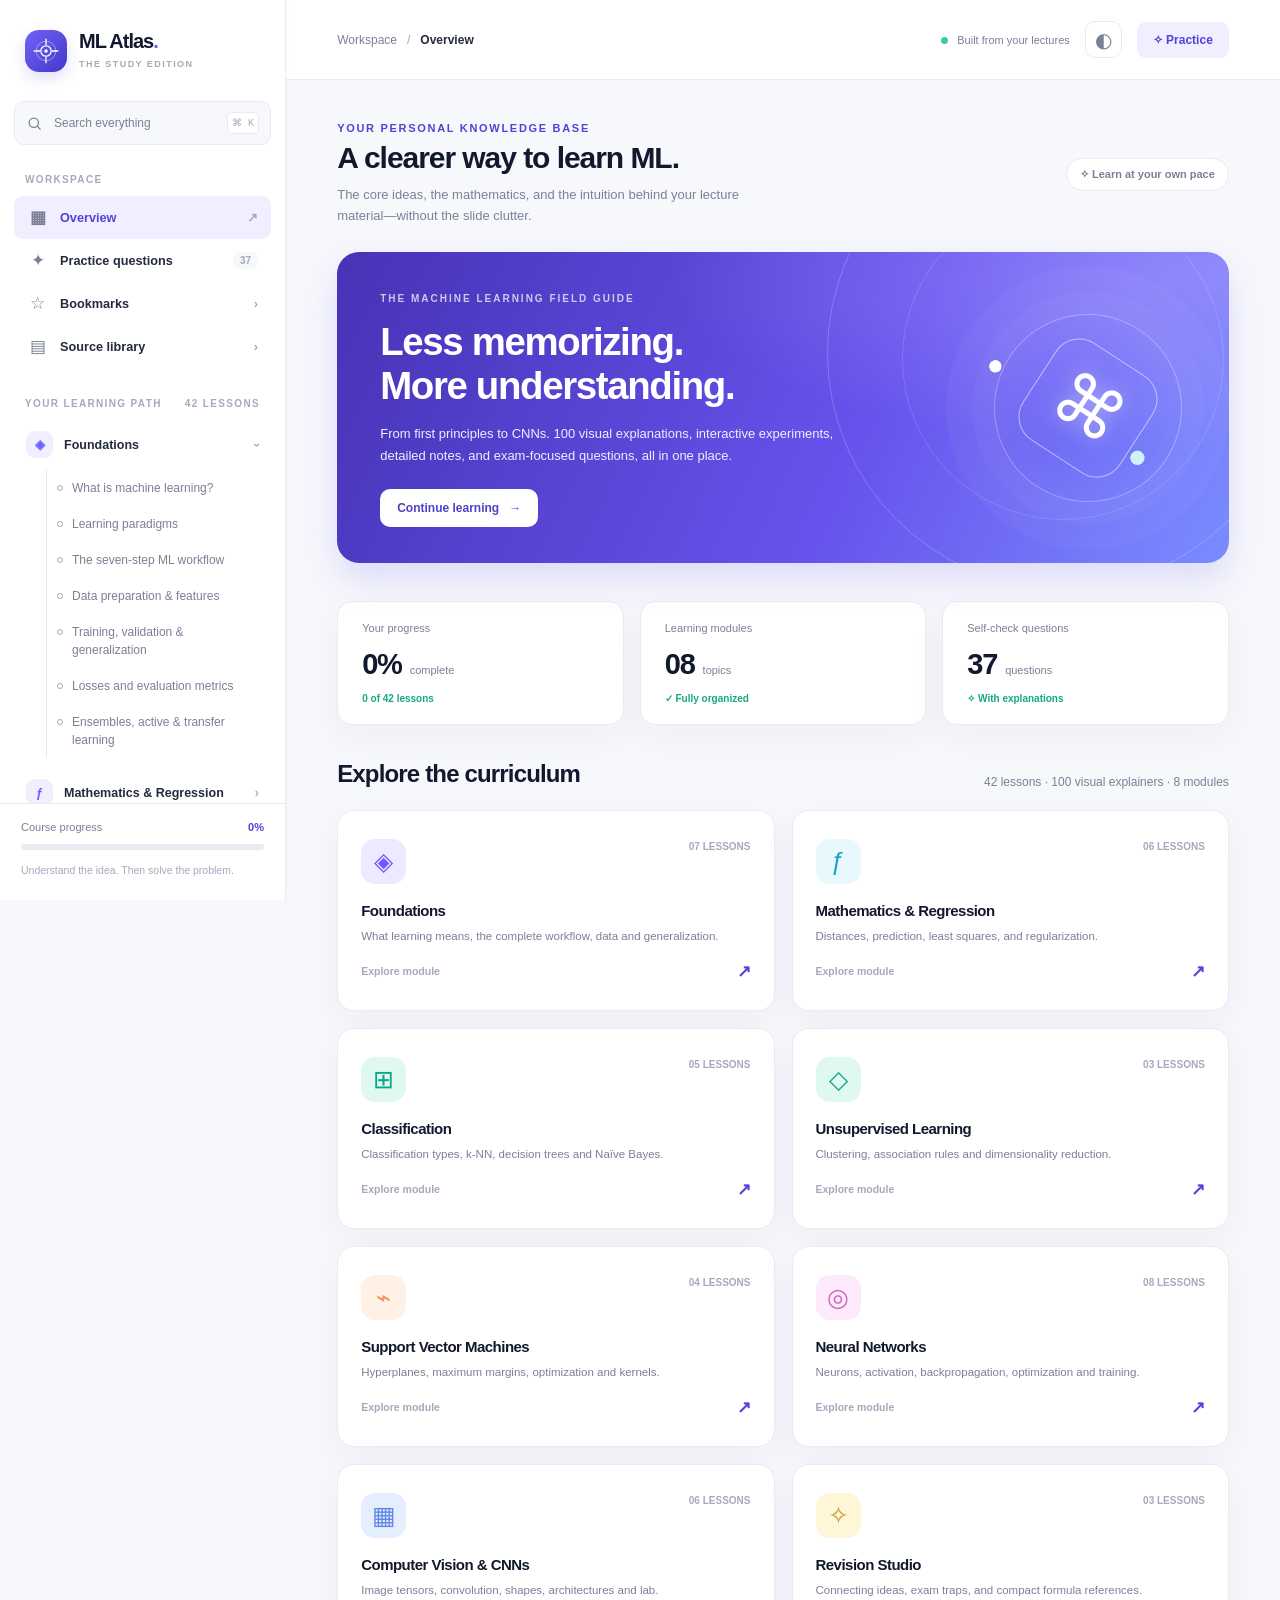
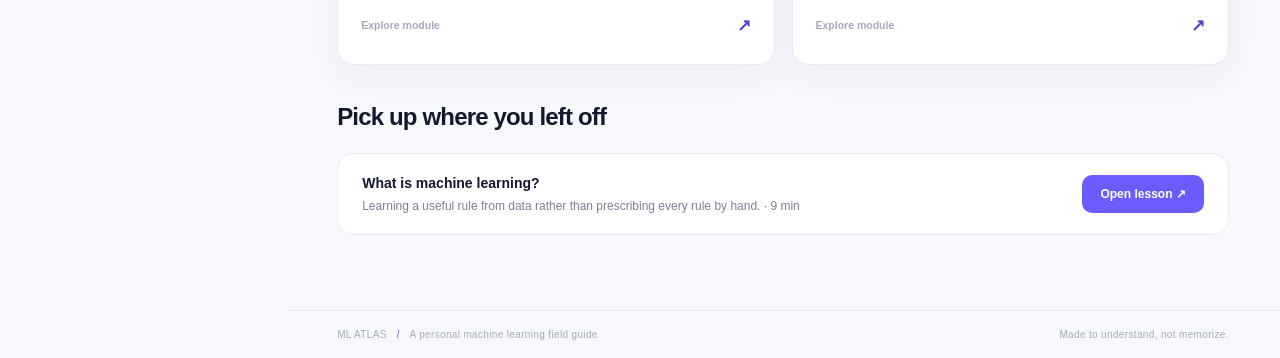
<file: machine_learning/index.html>
<!doctype html>
<html lang="en">
<head>
  <meta charset="utf-8">
  <meta name="viewport" content="width=device-width, initial-scale=1">
  <meta name="theme-color" content="#f7f8fc">
  <meta name="description" content="An interactive, detailed machine-learning study atlas derived from your lecture notes.">
  <title>Machine Learning Atlas — Learn by understanding</title>
  <link rel="stylesheet" href="styles.css">
</head>
<body>
  <div class="app-shell" id="app-shell">
    <aside class="sidebar" id="sidebar" aria-label="Course navigation">
      <div class="brand" role="button" tabindex="0" data-go="home" aria-label="Go to home">
        <div class="brand-mark"><svg viewBox="0 0 40 40" fill="none" aria-hidden="true"><circle cx="20" cy="20" r="15" stroke="currentColor" stroke-width="1.5" opacity=".42"/><circle cx="20" cy="20" r="8" stroke="currentColor" stroke-width="2"/><circle cx="20" cy="20" r="2.8" fill="currentColor"/><path d="M20 1v10M39 20H29M20 39V29M1 20h10" stroke="currentColor" stroke-width="2"/></svg></div>
        <div class="brand-text"><strong>ML Atlas<span class="brand-dot">.</span></strong><small>THE STUDY EDITION</small></div>
      </div>
      <div class="sidebar-content">
        <button class="search-trigger" id="search-trigger" type="button"><svg class="icon" viewBox="0 0 24 24" fill="none"><circle cx="11" cy="11" r="6.6" stroke="currentColor" stroke-width="1.8"/><path d="m16 16 4 4" stroke="currentColor" stroke-width="1.8" stroke-linecap="round"/></svg><span>Search everything</span><kbd>⌘ K</kbd></button>
        <div class="side-section-label">WORKSPACE</div>
        <button class="side-link" data-go="home"><span class="side-ico">▦</span> Overview <span class="side-tail">↗</span></button>
        <button class="side-link" data-go="practice"><span class="side-ico">✦</span> Practice questions <span class="side-counter" id="quiz-side-count">35</span></button>
        <button class="side-link" data-go="bookmarks"><span class="side-ico">☆</span> Bookmarks <span class="side-tail">›</span></button>
        <button class="side-link" data-go="sources"><span class="side-ico">▤</span> Source library <span class="side-tail">›</span></button>
        <div class="side-section-label side-top">YOUR LEARNING PATH <span id="total-chapters"></span></div>
        <div id="module-navigation"></div>
      </div>
      <div class="sidebar-foot"><div class="progress-small"><div class="progress-small-top"><span>Course progress</span><strong id="side-percentage">0%</strong></div><div class="progress-track"><div class="progress-bar" id="side-progress"></div></div></div><p>Understand the idea. Then solve the problem.</p></div>
    </aside>
    <div class="sidebar-backdrop" id="sidebar-backdrop" aria-hidden="true"></div>
    <div class="main-column">
      <header class="topbar"><div class="topbar-left"><button class="icon-button mobile-menu" id="menu-button" aria-label="Open navigation">☰</button><div id="breadcrumbs" class="breadcrumbs"><span>Workspace</span><span class="chev">/</span><b>Overview</b></div></div><div class="topbar-actions"><span class="topbar-status"><i></i> Built from your lectures</span><button class="icon-button" id="theme-toggle" aria-label="Toggle dark mode" title="Toggle appearance">◐</button><button class="topbar-pill" data-go="practice">✧ Practice</button></div></header>
      <main id="view" tabindex="-1"></main>
      <footer class="site-footer"><span>ML ATLAS <span class="foot-sep">/</span> A personal machine learning field guide</span><span>Made to understand, not memorize.</span></footer>
    </div>
  </div>
  <div class="search-overlay" id="search-overlay" hidden><div class="search-dismiss" id="search-dismiss"></div><div class="search-dialog" role="dialog" aria-modal="true" aria-label="Search ML Atlas"><div class="search-dialog-head"><span>⌕</span><input id="global-search" type="search" placeholder="Search topics, formulas, explanations…" autocomplete="off"><kbd>ESC</kbd></div><div id="search-results" class="search-results"></div><div class="search-dialog-foot"><span>↵ Open result</span><span>↑ ↓ Navigate</span><span>Esc Close</span></div></div></div>
  <div id="toast" class="toast" role="status" aria-live="polite"></div>
  <script src="content.js"></script>
  <script src="visuals.js"></script>
  <script src="app.js"></script>
</body>
</html>
</file>
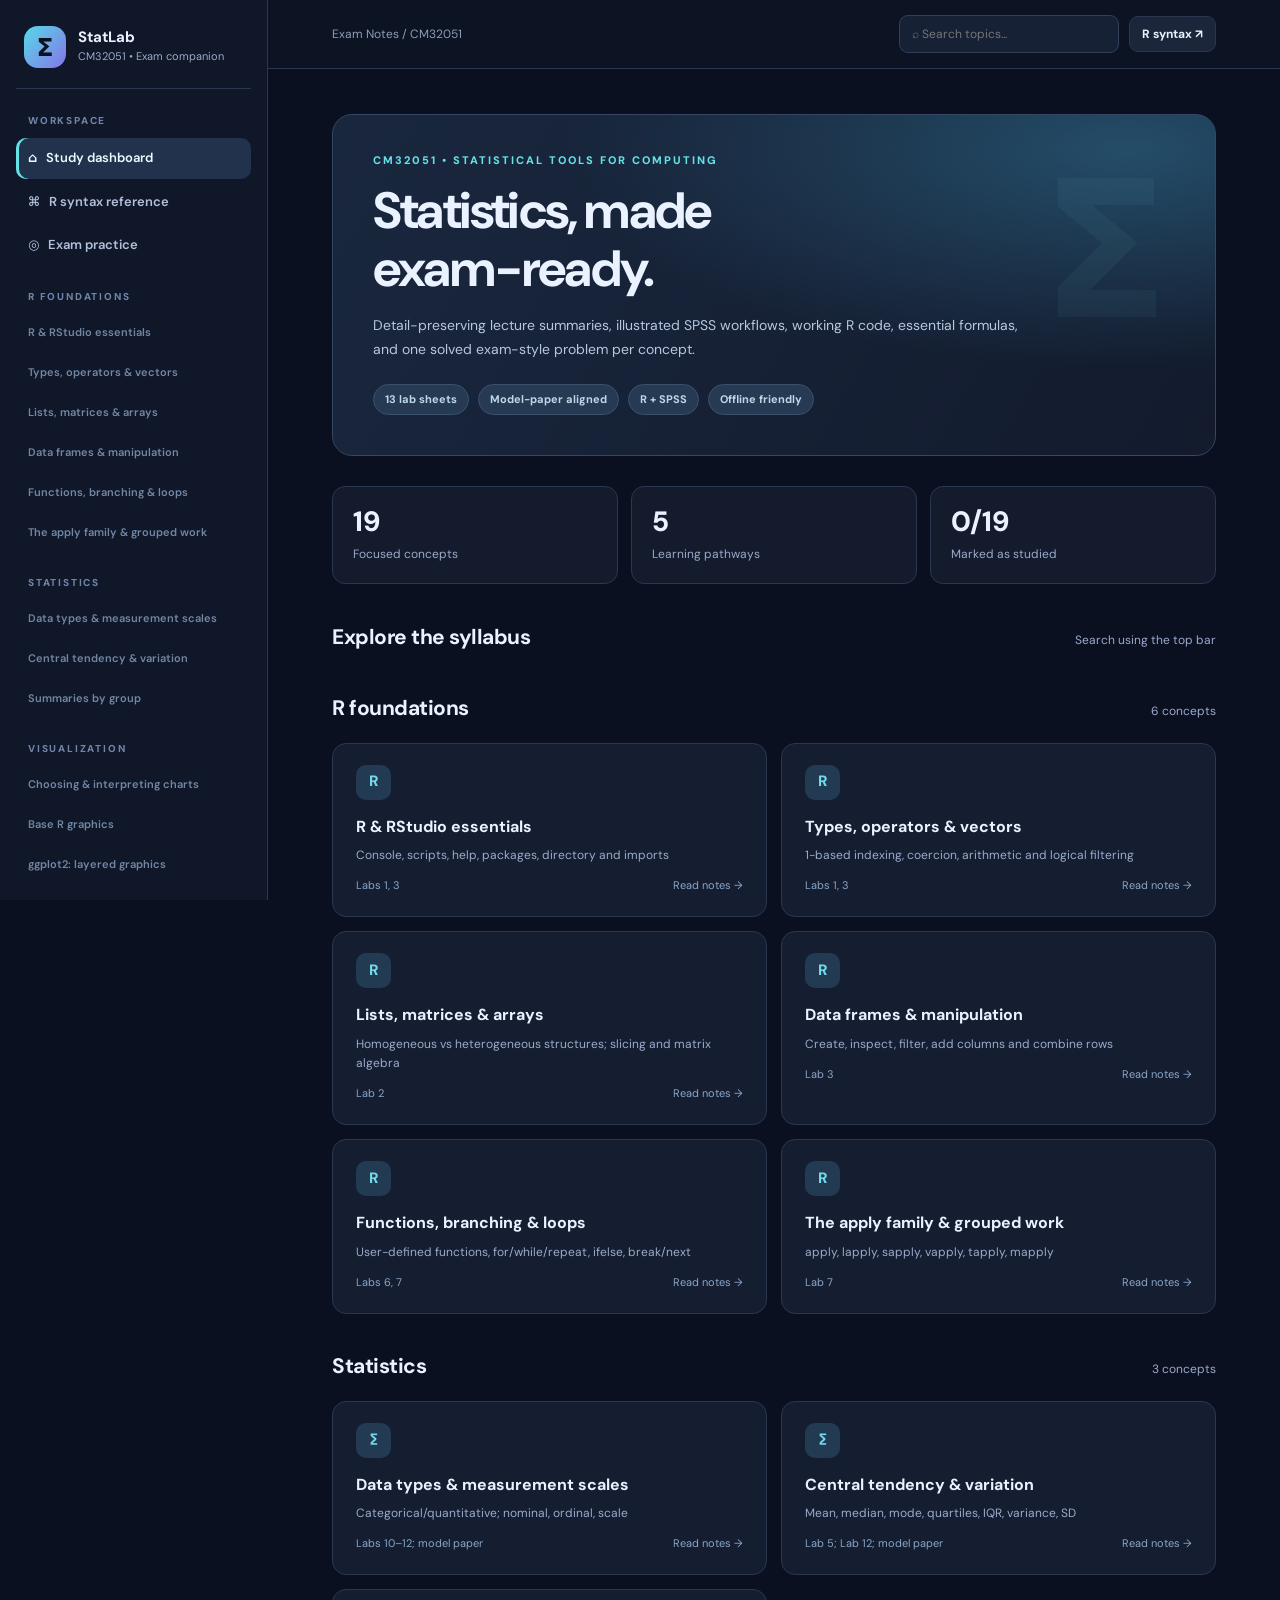
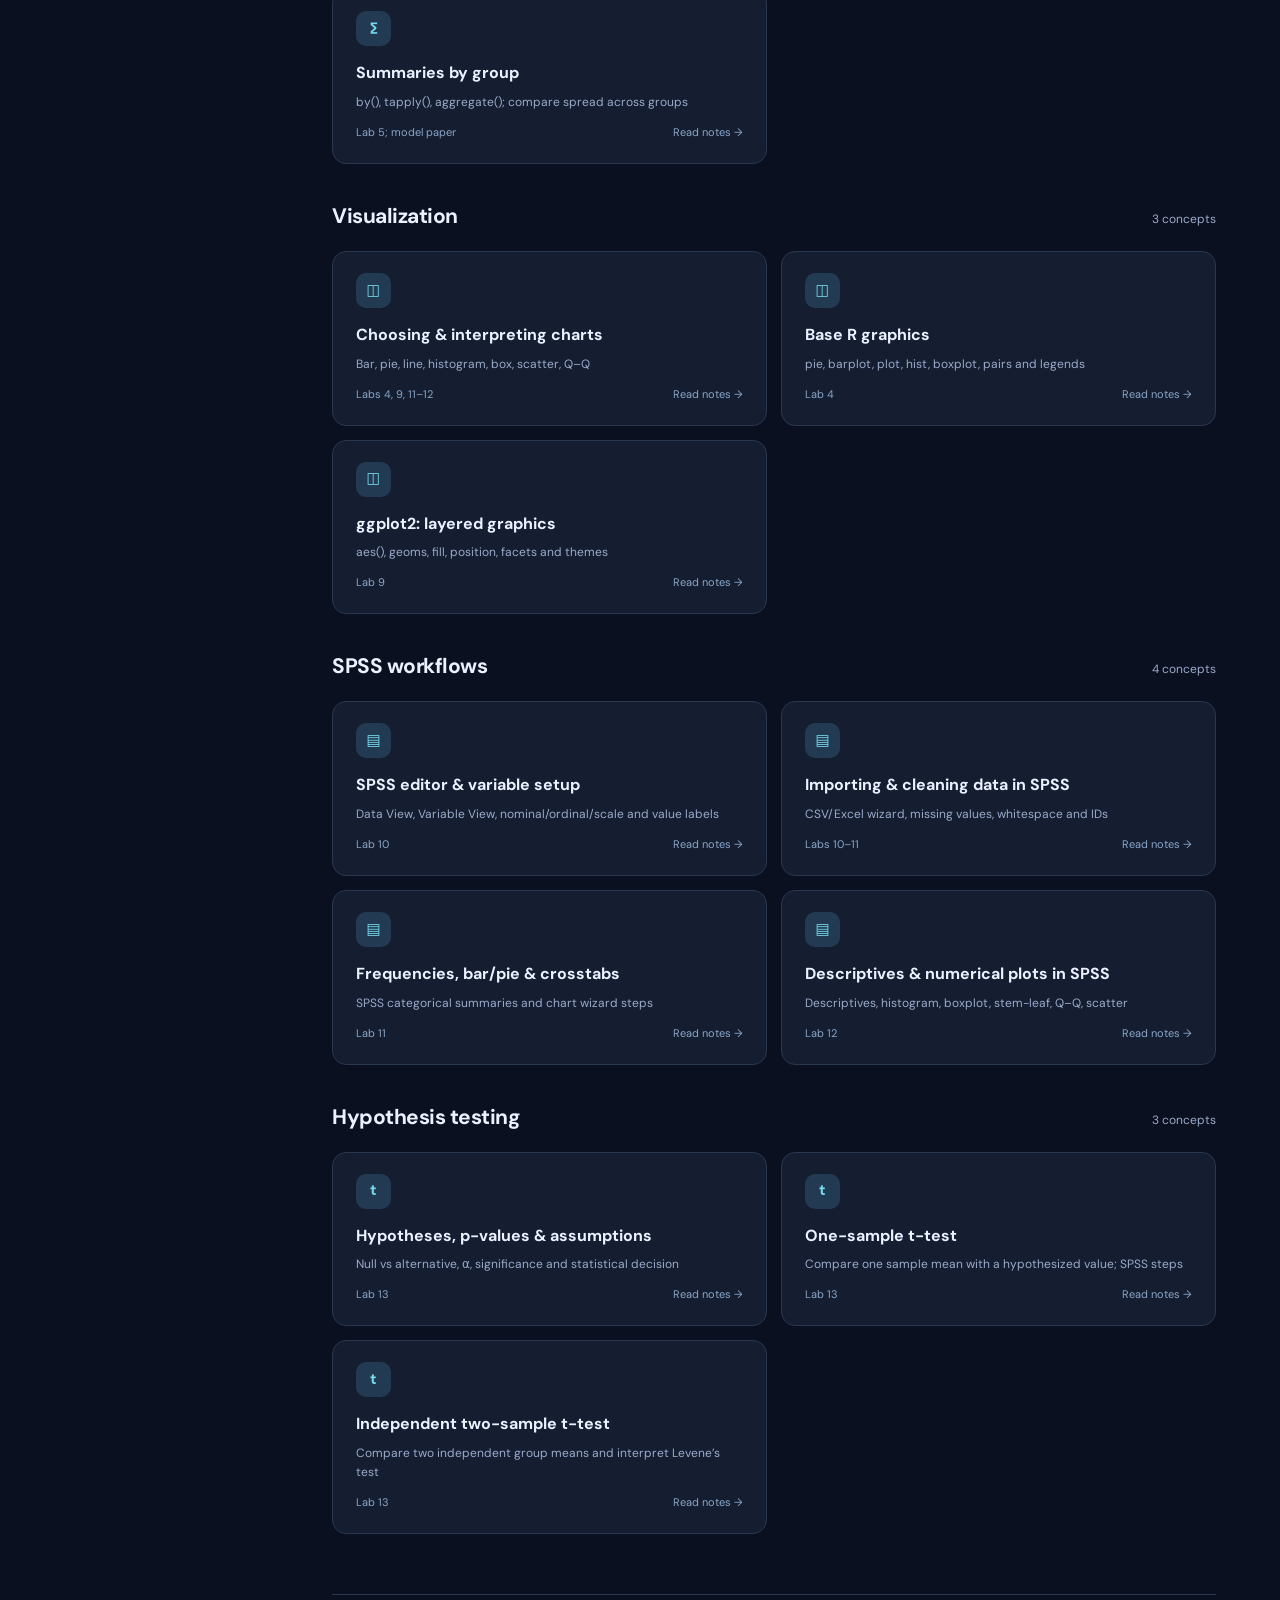
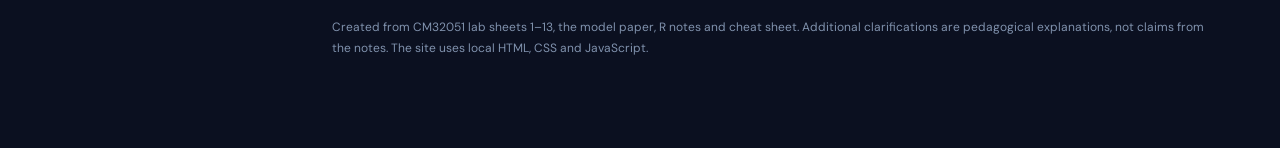
<file: statistics_tools_for_computing/index.html>
<!doctype html><html lang="en"><head><meta charset="UTF-8"><meta name="viewport" content="width=device-width,initial-scale=1"><meta name="description" content="CM32051 Statistical Tools for Computing exam study guide covering R, SPSS, visualizations, and statistical tests"><title>StatLab · Statistical Tools for Computing</title><link rel="stylesheet" href="assets/style.css"></head><body data-page="index"><div class="layout"><aside id="sidebar" class="sidebar"></aside><main class="main"><header class="topbar"><div class="link-row"><button id="mobilebtn" class="chip mobile-menu" aria-label="Open navigation">☰</button><span class="crumb">Exam Notes / CM32051</span></div><div class="top-actions"><input id="search" class="search" aria-label="Search topics" placeholder="⌕ Search topics..." type="search"><a class="chip" href="r-syntax.html">R syntax ↗</a></div></header><div id="content" class="container"></div></main></div><script src="assets/data.js"></script><script src="assets/app.js"></script></body></html>
</file>
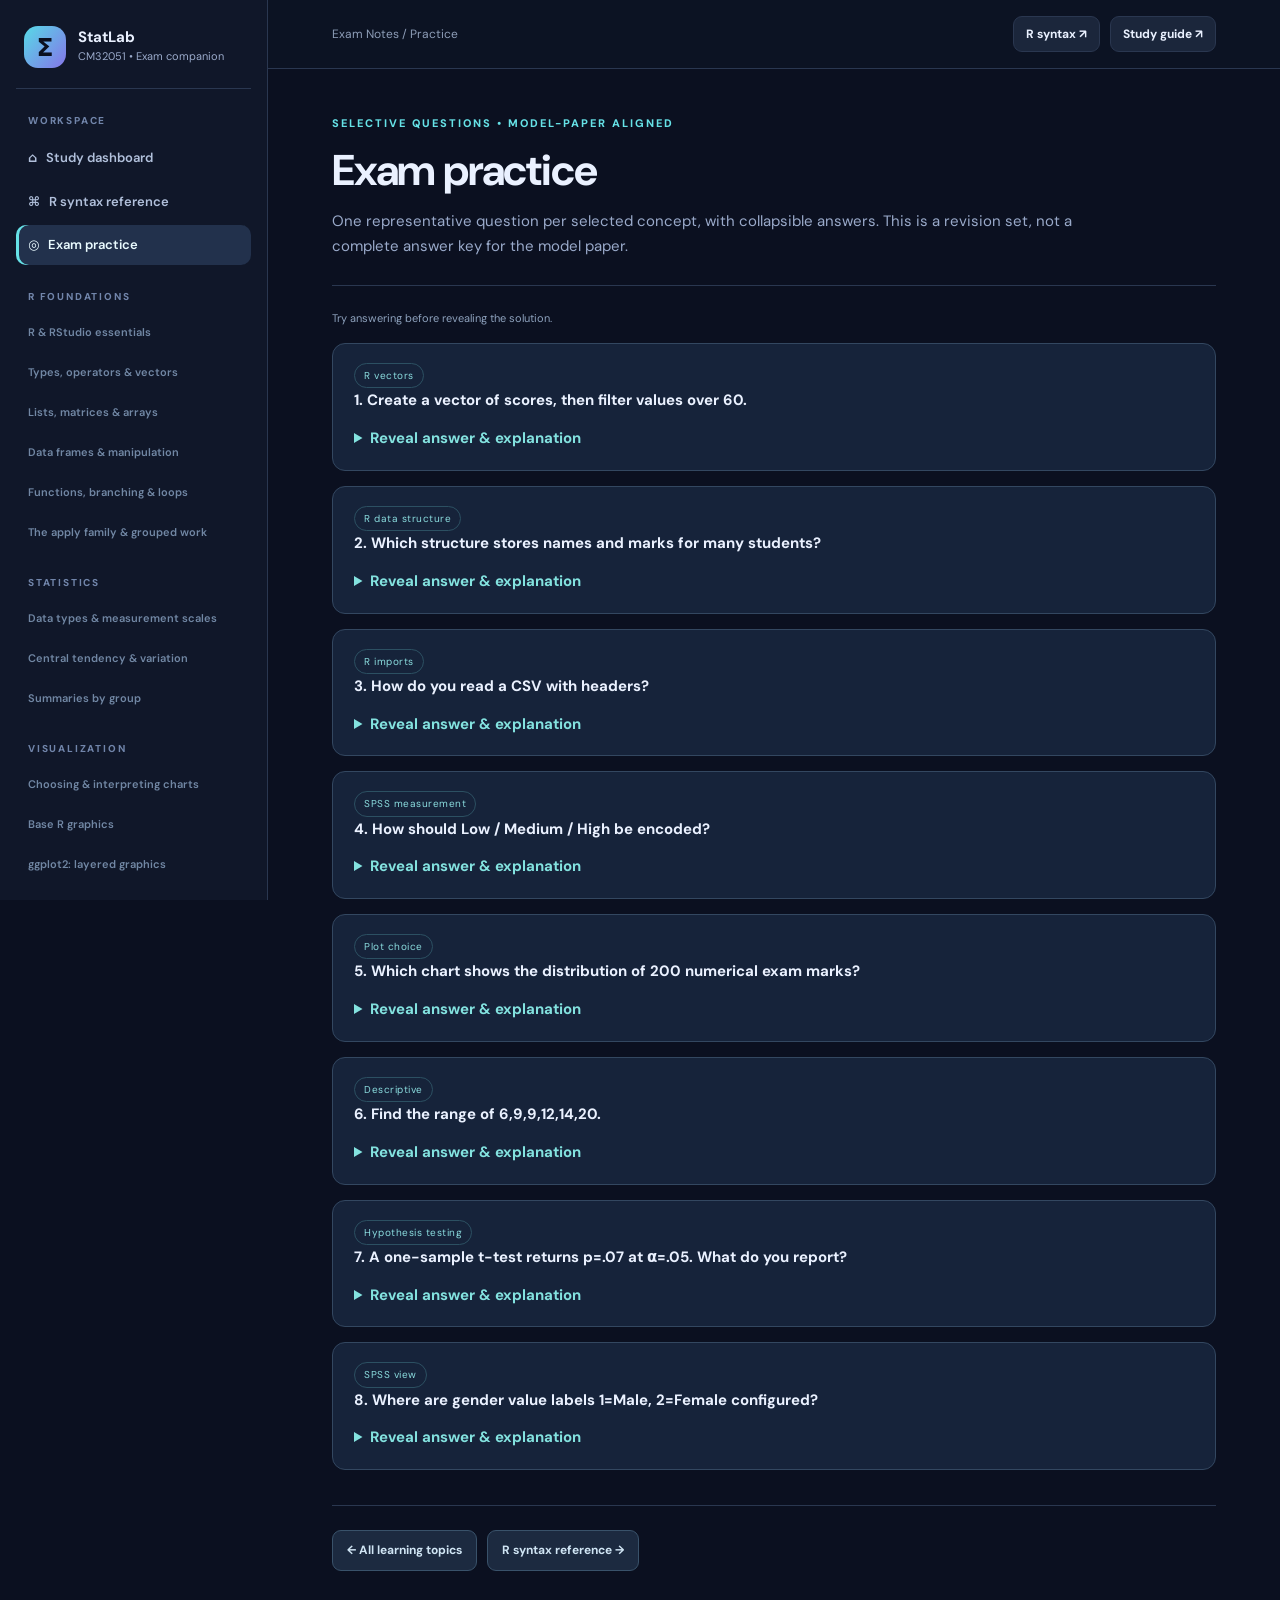
<file: statistics_tools_for_computing/practice.html>
<!doctype html><html lang="en"><head><meta charset="UTF-8"><meta name="viewport" content="width=device-width,initial-scale=1"><title>Exam Practice · StatLab</title><link rel="stylesheet" href="assets/style.css"></head><body data-page="practice"><div class="layout"><aside id="sidebar" class="sidebar"></aside><main class="main"><header class="topbar"><div class="link-row"><button id="mobilebtn" class="chip mobile-menu">☰</button><span class="crumb">Exam Notes / Practice</span></div><div class="top-actions"><a class="chip" href="r-syntax.html">R syntax ↗</a><a class="chip" href="index.html">Study guide ↗</a></div></header><div id="content" class="container"></div></main></div><script src="assets/data.js"></script><script src="assets/app.js"></script></body></html>
</file>
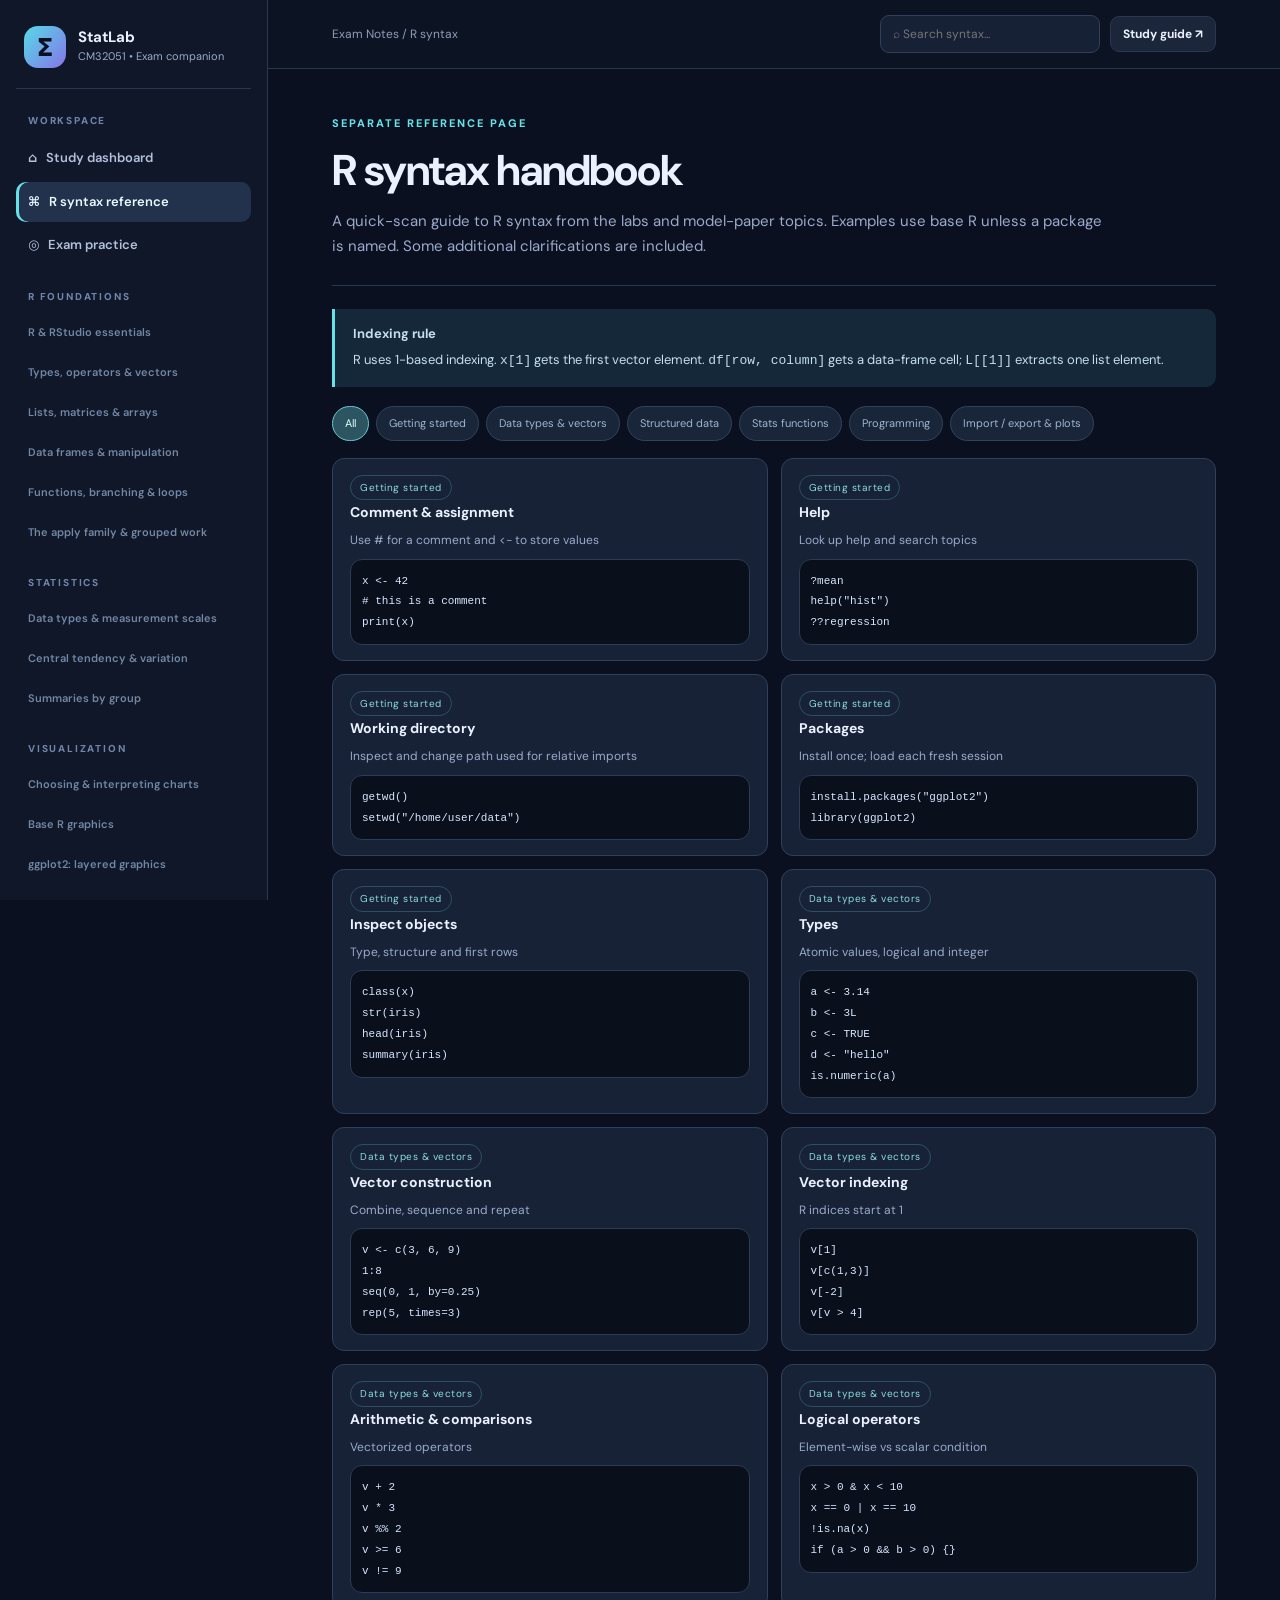
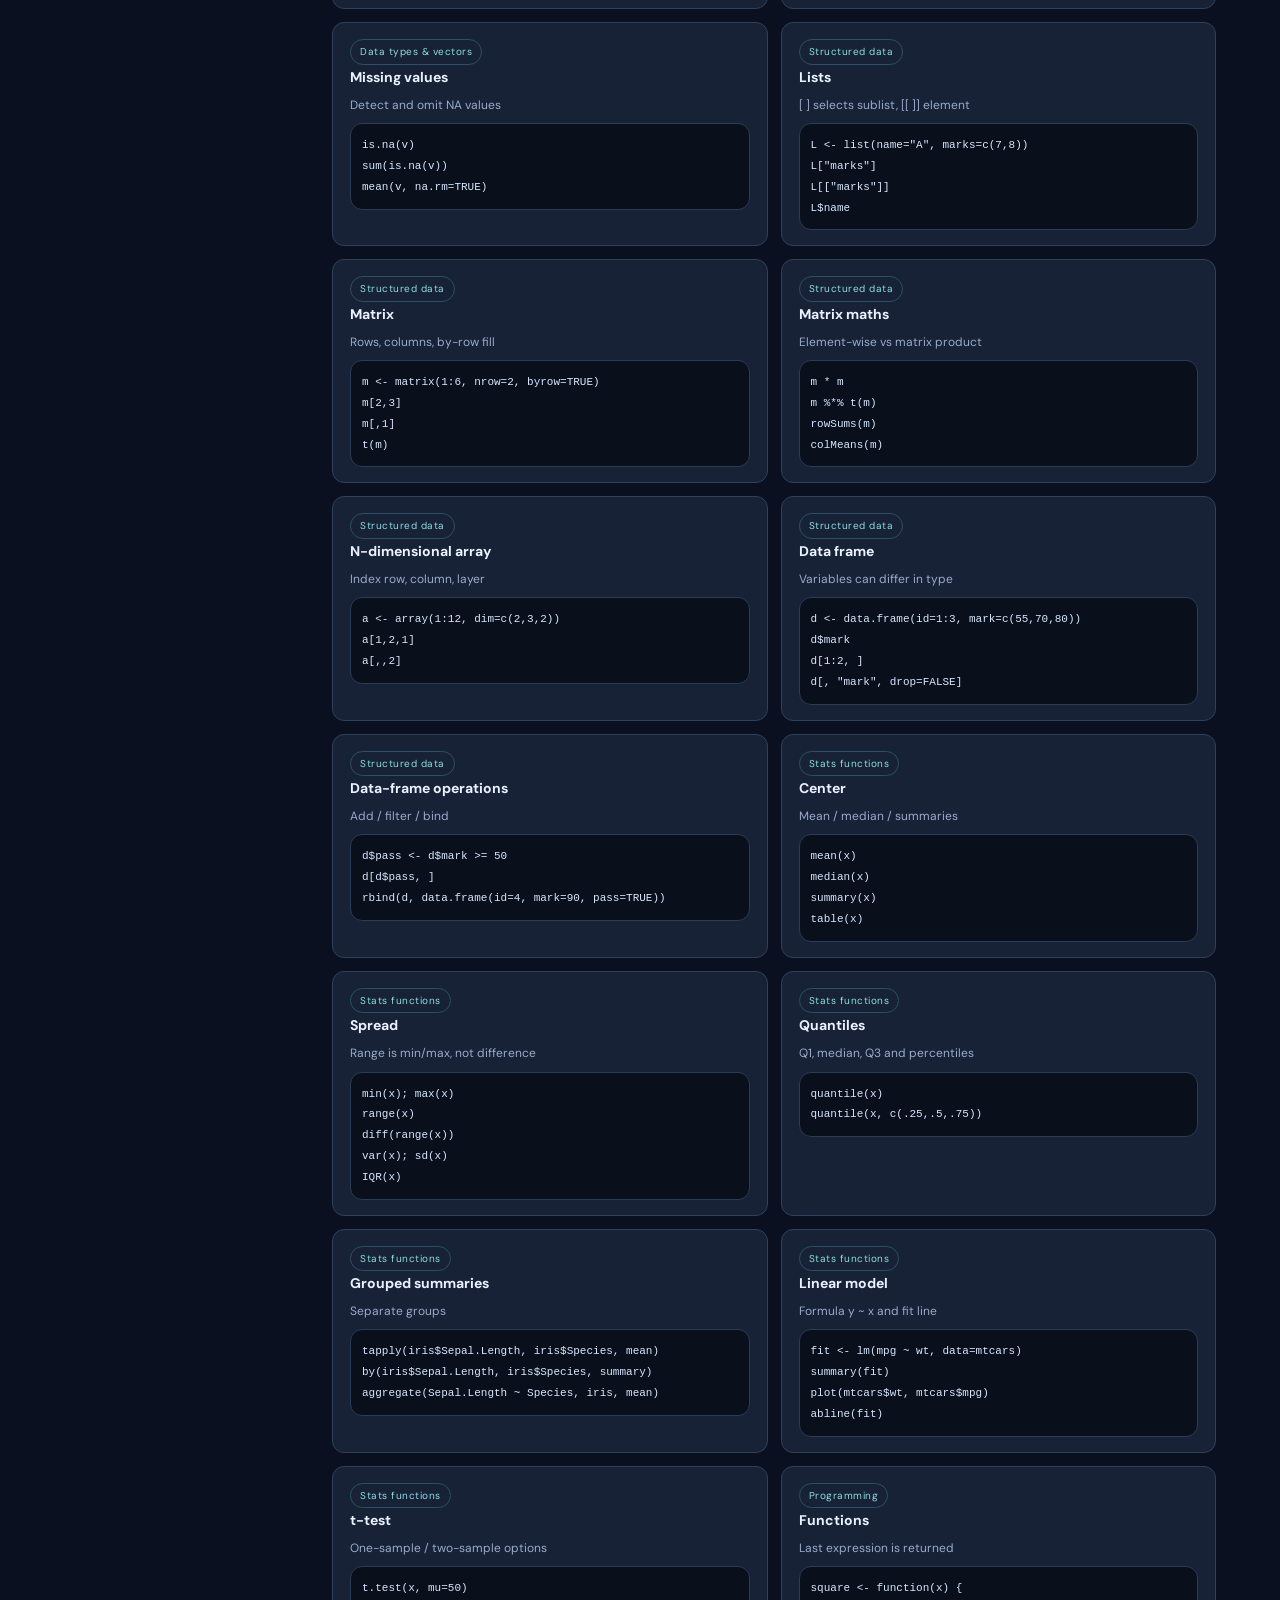
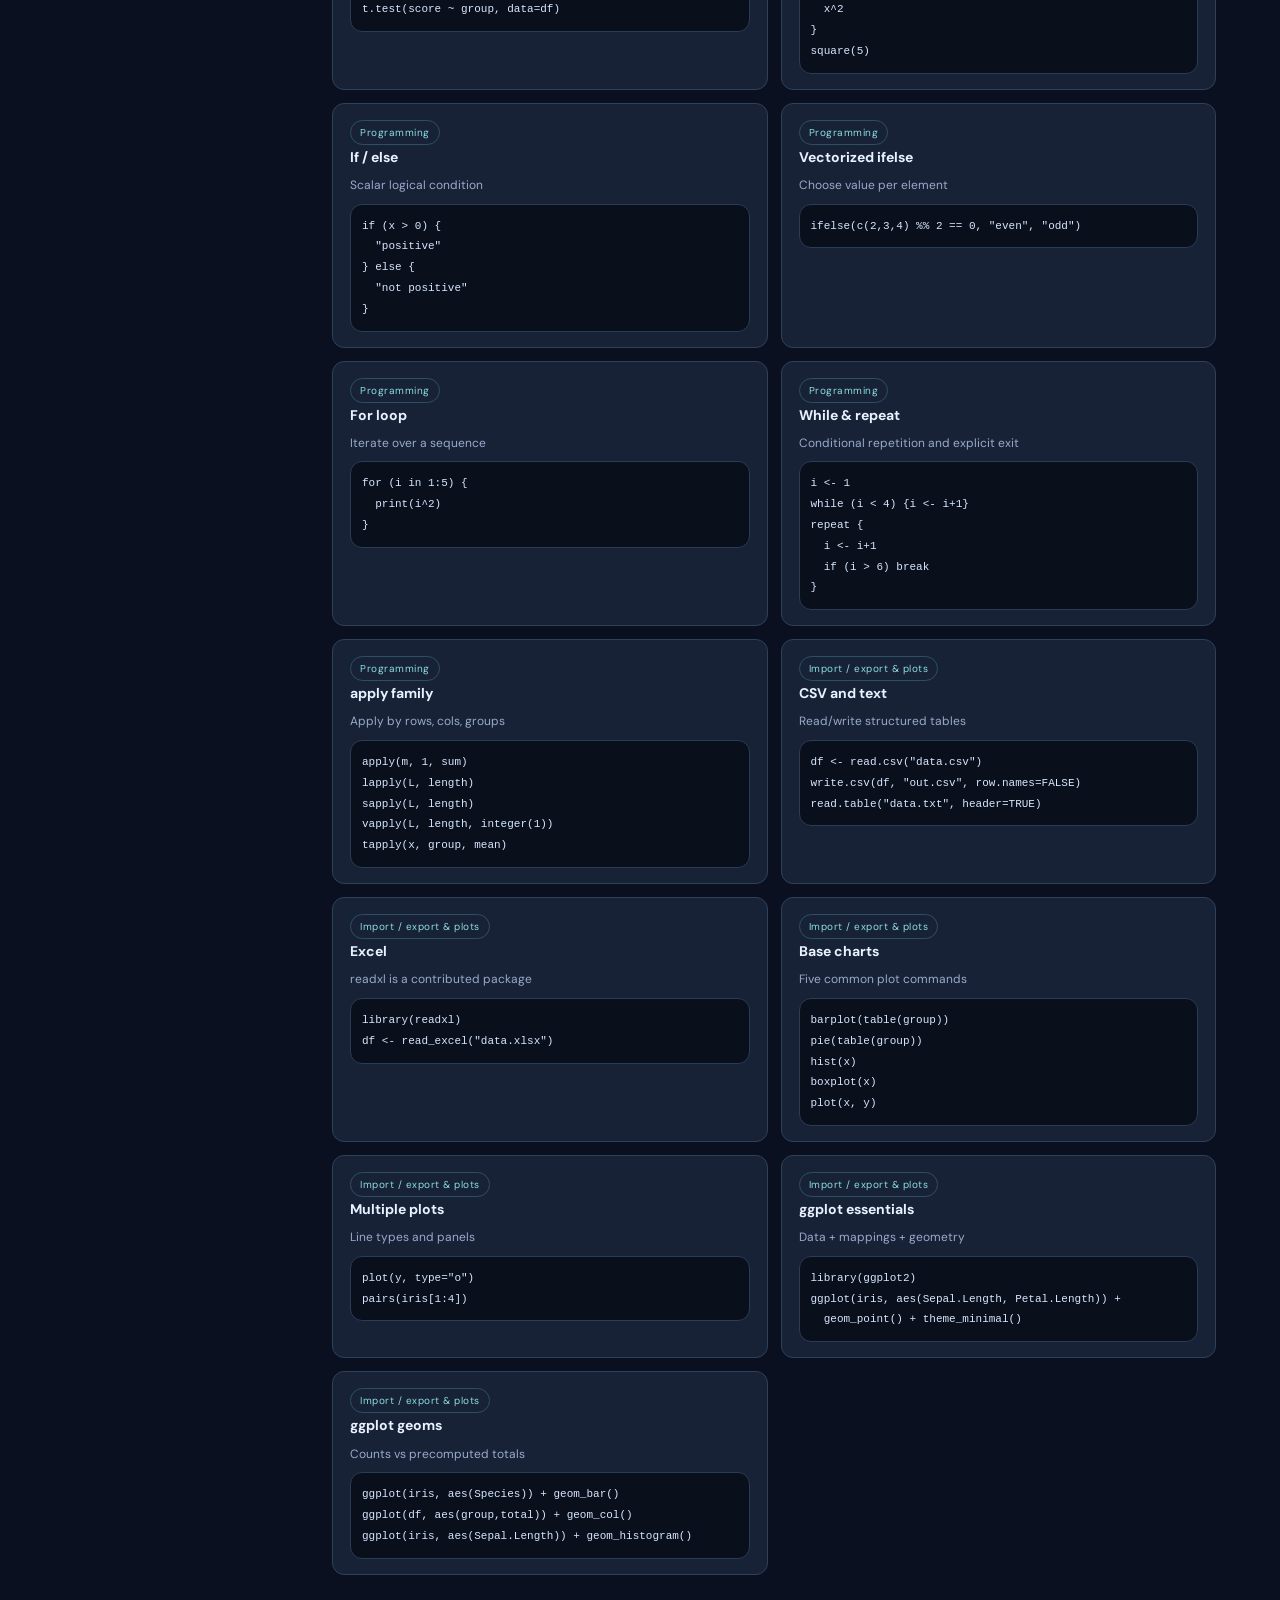
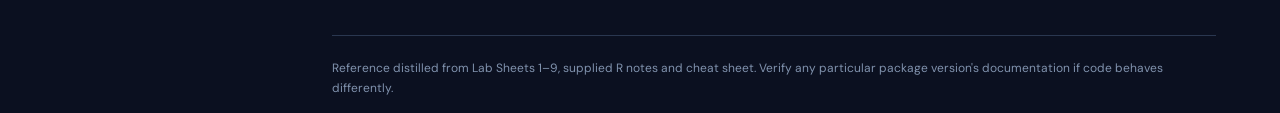
<file: statistics_tools_for_computing/r-syntax.html>
<!doctype html><html lang="en"><head><meta charset="UTF-8"><meta name="viewport" content="width=device-width,initial-scale=1"><meta name="description" content="Exam-focused R syntax reference"><title>R Syntax · StatLab</title><link rel="stylesheet" href="assets/style.css"></head><body data-page="syntax"><div class="layout"><aside id="sidebar" class="sidebar"></aside><main class="main"><header class="topbar"><div class="link-row"><button id="mobilebtn" class="chip mobile-menu">☰</button><span class="crumb">Exam Notes / R syntax</span></div><div class="top-actions"><input id="search" class="search" aria-label="Search R syntax" placeholder="⌕ Search syntax..." type="search"><a class="chip" href="index.html">Study guide ↗</a></div></header><div id="content" class="container"></div></main></div><script src="assets/data.js"></script><script src="assets/app.js"></script></body></html>
</file>
<file: machine_learning/styles.css>
:root{--bg:#f7f8fc;--surface:#fff;--card:#fff;--sidebar:#fff;--text:#242b3e;--ink:#12182d;--muted:#7a8195;--muted2:#a4aabb;--line:#e9ebf2;--accent:#6b5cff;--accent-soft:#f0eeff;--accent-dark:#5142d9;--good:#14a983;--shadow:0 12px 36px rgba(38,43,75,.045);--rounded:18px;--radius-sm:12px;--left:286px;--right:0px;scroll-behavior:smooth;color-scheme:light}
body.dark{--bg:#101322;--surface:#191e30;--card:#1c2134;--sidebar:#171b2b;--text:#dce0ed;--ink:#fbfbff;--muted:#9ca4bb;--muted2:#7b849d;--line:#2c3247;--accent:#a295ff;--accent-soft:#302c4a;--accent-dark:#c1b7ff;--good:#4de0b7;--shadow:0 10px 30px rgba(0,0,0,.12);color-scheme:dark}
*{box-sizing:border-box}body{margin:0;background:var(--bg);color:var(--text);font-family:Inter,ui-sans-serif,-apple-system,BlinkMacSystemFont,"Segoe UI",Arial,sans-serif;-webkit-font-smoothing:antialiased}button,input,textarea,select{font:inherit}button{cursor:pointer}button:focus-visible,a:focus-visible,input:focus-visible,textarea:focus-visible,select:focus-visible{outline:3px solid #a69fff;outline-offset:3px}a{color:var(--accent-dark)}.app-shell{display:flex;min-height:100vh}.sidebar{position:fixed;z-index:100;left:0;top:0;bottom:0;width:var(--left);display:flex;flex-direction:column;background:var(--sidebar);border-right:1px solid var(--line);box-shadow:2px 0 12px rgba(25,25,60,.014)}.brand{display:flex;align-items:center;gap:12px;padding:26px 25px 26px;min-height:101px;cursor:pointer}.brand-mark{width:42px;height:42px;display:grid;place-items:center;background:linear-gradient(135deg,#7162f8,#4338c9);color:#fff;border-radius:14px;box-shadow:0 6px 14px #6256e630}.brand-mark svg{width:26px;height:26px}.brand-text strong{display:block;font-size:20px;color:var(--ink);letter-spacing:-1px;font-weight:800}.brand-dot{color:var(--accent)}.brand-text small{font-size:9px;letter-spacing:1.45px;color:var(--muted2);font-weight:800}.sidebar-content{padding:0 14px 25px;overflow-y:auto;flex:1;scrollbar-width:thin;scrollbar-color:var(--line) transparent}.search-trigger{height:44px;width:100%;border:1px solid var(--line);background:var(--bg);display:flex;align-items:center;gap:11px;border-radius:10px;padding:0 11px;text-align:left;color:var(--muted);font-size:12px}.search-trigger .icon{width:17px;height:17px}.search-trigger kbd{margin-left:auto;background:var(--surface);padding:4px;border:1px solid var(--line);border-radius:5px;font:10px ui-monospace,monospace;color:var(--muted2)}.side-section-label{font-size:10px;color:var(--muted2);font-weight:800;letter-spacing:1.35px;margin:29px 11px 11px;display:flex;justify-content:space-between}.side-top{margin-top:30px}.side-link{display:flex;align-items:center;gap:12px;width:100%;padding:11px 13px;background:transparent;border:0;color:var(--text);border-radius:9px;text-align:left;font-size:12.7px;font-weight:550}.side-link:hover,.lesson-nav:hover,.module-head:hover{background:var(--bg)}.side-link.active{background:var(--accent-soft);color:var(--accent-dark);font-weight:700}.side-ico{width:21px;text-align:center;font-size:17px;color:var(--muted)}.side-tail,.side-counter{margin-left:auto;color:var(--muted2)}.side-counter{padding:3px 7px;border-radius:6px;background:var(--bg);font-size:10px}.module-head{display:flex;width:100%;text-align:left;align-items:center;gap:11px;padding:11px 12px;background:transparent;border:0;border-radius:10px;color:var(--text);font-size:12.5px;font-weight:730}.module-head .module-symbol{width:27px;height:27px;border-radius:9px;display:grid;place-items:center;background:var(--accent-soft);color:var(--accent)}.module-head .arrow{margin-left:auto;color:var(--muted2);transition:.2s}.module-head.open .arrow{transform:rotate(90deg)}.module-head.active{color:var(--accent-dark)}.module-lessons{padding:1px 0 10px 27px}.lesson-nav{border:0;background:none;width:100%;display:flex;align-items:flex-start;padding:9px 11px 9px 16px;text-align:left;gap:9px;border-radius:8px;font-size:12px;color:var(--muted);line-height:1.5;position:relative}.lesson-nav:before{content:"";position:absolute;left:5px;top:0;bottom:0;border-left:1px solid var(--line)}.lesson-nav .nav-dot{flex:0 0 auto;margin-top:6px;width:6px;height:6px;border:1.5px solid var(--muted2);border-radius:50%;background:var(--sidebar)}.lesson-nav.active{color:var(--accent-dark);font-weight:740;background:var(--accent-soft)}.lesson-nav.active .nav-dot{background:var(--accent);border-color:var(--accent)}.lesson-nav.done .nav-dot{background:var(--good);border-color:var(--good)}.sidebar-foot{padding:17px 21px 21px;border-top:1px solid var(--line)}.progress-small-top{display:flex;justify-content:space-between;color:var(--muted);font-size:11px;margin-bottom:11px}.progress-small-top strong{color:var(--accent-dark)}.progress-track{height:6px;background:var(--line);border-radius:100px;overflow:hidden}.progress-bar{height:100%;width:0;background:linear-gradient(90deg,#6b5cff,#45c8c8);border-radius:99px;transition:width .4s}.sidebar-foot p{font-size:10.5px;line-height:1.6;color:var(--muted2);margin:12px 0 0}.main-column{margin-left:var(--left);min-width:0;flex:1;display:flex;flex-direction:column}.topbar{height:80px;flex:0 0 80px;border-bottom:1px solid var(--line);display:flex;align-items:center;justify-content:space-between;padding:0 clamp(24px,4vw,65px);background:var(--surface)}.topbar-left,.topbar-actions,.breadcrumbs{display:flex;align-items:center}.topbar-actions{gap:15px}.breadcrumbs{gap:10px;color:var(--muted);font-size:12px}.breadcrumbs b{color:var(--text);font-weight:680}.breadcrumbs .chev{color:var(--muted2)}.topbar-status{font-size:11px;color:var(--muted);white-space:nowrap}.topbar-status i{display:inline-block;width:7px;height:7px;background:#3ecaa8;border-radius:50%;margin-right:6px}.icon-button{background:transparent;border:1px solid var(--line);width:37px;height:37px;display:grid;place-items:center;border-radius:10px;color:var(--muted);font-size:20px}.topbar-pill{background:var(--accent-soft);border:0;color:var(--accent-dark);border-radius:9px;padding:11px 16px;font-size:12px;font-weight:730}.mobile-menu{display:none}main{flex:1;width:100%;max-width:1500px;margin:0 auto;padding:40px clamp(24px,4vw,65px) 75px}.site-footer{border-top:1px solid var(--line);padding:18px clamp(24px,4vw,65px);color:var(--muted2);font-size:10px;display:flex;justify-content:space-between;gap:12px;letter-spacing:.35px}.foot-sep{padding:0 7px;color:var(--accent)}
h1,h2,h3,h4,p{margin-top:0}h1,h2,h3{color:var(--ink);letter-spacing:-.035em}.eyebrow{font-size:11px;color:var(--accent-dark);font-weight:800;letter-spacing:1.7px;text-transform:uppercase}.section-heading{display:flex;align-items:end;justify-content:space-between;gap:20px;margin:0 0 21px}.section-heading h2{font-size:24px;line-height:1.2;margin:0}.section-heading .hint{font-size:12px;color:var(--muted)}.dashboard-intro{display:flex;justify-content:space-between;align-items:center;gap:20px;margin:2px 0 25px}.dashboard-intro h1{font-size:30px;margin:7px 0 0}.dashboard-intro p{font-size:13px;color:var(--muted);max-width:420px;margin:9px 0 0;line-height:1.65}.dash-date{color:var(--muted);font-size:11px;font-weight:700;border:1px solid var(--line);border-radius:25px;padding:9px 13px;white-space:nowrap;background:var(--surface)}.hero{background:radial-gradient(ellipse at 95% 7%,#a899ff88,transparent 43%),linear-gradient(115deg,#4633b5,#6653ed 59%,#7b8cff);min-height:260px;border-radius:22px;padding:36px 43px;display:flex;justify-content:space-between;gap:15px;position:relative;overflow:hidden;color:white;box-shadow:0 16px 35px #594be92b;margin-bottom:38px}.hero:before,.hero:after{content:"";position:absolute;border:1px solid #ffffff35;border-radius:50%;width:470px;height:470px;right:-70px;top:-135px}.hero:after{width:320px;height:320px;right:5px;top:-54px;border-color:#ffffff25}.hero-content{position:relative;z-index:2;max-width:590px}.hero-kicker{display:inline-block;font-size:10px;letter-spacing:2px;color:#ffffffb9;text-transform:uppercase;font-weight:800;margin-bottom:16px}.hero h2{font-size:clamp(28px,3vw,41px);line-height:1.16;max-width:510px;color:#fff;margin-bottom:14px}.hero p{font-size:13px;line-height:1.7;color:#f0efffff;max-width:455px;margin:0 0 22px}.hero-btn{background:#fff;border:0;color:#4e42c6;border-radius:10px;padding:12px 17px;font-size:12px;font-weight:800}.hero-art{width:270px;min-width:180px;position:relative;z-index:1;display:grid;place-items:center}.orbit-wrap{width:188px;height:188px;position:relative;border:1px solid #ffffff55;border-radius:50%;box-shadow:inset 0 0 70px #ffffff12,0 0 0 22px #ffffff07,0 0 0 48px #ffffff08;transform:rotate(-12deg)}.orbit-wrap:before,.orbit-wrap:after{content:"";position:absolute;background:#fff;width:12px;height:12px;border-radius:50%;left:5px;top:27px;box-shadow:120px 119px 0 1px #ccf2fa}.orbit-core{position:absolute;inset:35px;border:1px solid #ffffff88;border-radius:28px;display:grid;place-items:center;transform:rotate(45deg);font-size:70px;color:#fff;text-shadow:0 0 20px #ffffff70}.stat-grid{display:grid;grid-template-columns:repeat(3,1fr);gap:16px;margin-bottom:35px}.stat-card{border:1px solid var(--line);background:var(--surface);border-radius:15px;padding:20px 24px;box-shadow:var(--shadow)}.stat-card .stat-label{font-size:11px;color:var(--muted);display:block;margin-bottom:14px}.stat-number{display:flex;align-items:baseline;gap:8px}.stat-number strong{font-size:29px;color:var(--ink);letter-spacing:-1.2px}.stat-number span{font-size:11px;color:var(--muted)}.stat-indicator{margin-top:12px;color:var(--good);font-size:10px;font-weight:700}.module-grid{display:grid;grid-template-columns:repeat(3,minmax(0,1fr));gap:17px;margin-bottom:38px}.module-card{min-height:201px;text-align:left;border:1px solid var(--line);border-radius:17px;background:var(--surface);padding:23px;position:relative;transition:transform .15s,box-shadow .15s;box-shadow:var(--shadow)}.module-card:hover{transform:translateY(-3px);box-shadow:0 15px 34px #3e417b15}.module-card .mod-icon{width:45px;height:45px;display:grid;place-items:center;border-radius:14px;background:#edeaff;color:#6b5cff;font-size:25px;margin-bottom:18px}.module-card.tone-cyan .mod-icon{background:#e8f8fd;color:#18a5c4}.module-card.tone-mint .mod-icon{background:#dff9f1;color:#0da787}.module-card.tone-orange .mod-icon{background:#fff1e6;color:#ed965a}.module-card.tone-pink .mod-icon{background:#fdeafb;color:#cd65c4}.module-card.tone-blue .mod-icon{background:#e5eeff;color:#6287e8}.module-card.tone-gold .mod-icon{background:#fff5d7;color:#c69e36}.module-card h3{margin-bottom:8px;font-size:15px}.module-card p{font-size:11.5px;color:var(--muted);line-height:1.65;margin:0 0 15px}.module-card-foot{display:flex;align-items:center;gap:7px;font-size:10.5px;color:var(--muted2);font-weight:700}.module-card-foot .arr{margin-left:auto;color:var(--accent-dark);font-size:17px}.module-card .module-count{position:absolute;right:23px;top:30px;font-size:10px;font-weight:800;color:var(--muted2)}.recent-card{border:1px solid var(--line);border-radius:17px;background:var(--surface);padding:21px 24px;display:flex;justify-content:space-between;gap:20px;align-items:center;margin-top:8px}.recent-card b{display:block;color:var(--ink);font-size:14px;margin-bottom:8px}.recent-card p{font-size:12px;color:var(--muted);margin:0}.recent-card button,.primary-btn{padding:12px 18px;border-radius:10px;border:0;color:#fff;font-size:12px;font-weight:750;background:var(--accent);white-space:nowrap}.secondary-btn{background:var(--surface);border:1px solid var(--line);color:var(--text);padding:11px 15px;border-radius:10px;font-size:12px;font-weight:720}.empty-state{background:var(--surface);border:1px dashed var(--line);padding:50px 22px;text-align:center;border-radius:18px}.empty-state h3{margin:10px}.empty-state p{color:var(--muted);font-size:13px}
/* lesson pages */.lesson-layout{display:grid;grid-template-columns:minmax(0,780px) minmax(195px,225px);gap:38px;justify-content:space-between}.lesson-main{min-width:0}.lesson-kicker{display:flex;align-items:center;gap:9px;margin:6px 0 20px;font-size:11px;color:var(--accent-dark);font-weight:800;letter-spacing:1.1px;text-transform:uppercase}.lesson-kicker .kicker-line{width:23px;height:2px;background:var(--accent)}.lesson-title{font-size:clamp(31px,3.3vw,43px);line-height:1.14;margin:0 0 13px}.lesson-subtitle{font-size:15px;color:var(--muted);line-height:1.68;margin-bottom:22px;max-width:670px}.lesson-tags{display:flex;flex-wrap:wrap;align-items:center;gap:8px;margin-bottom:31px}.tag{font-size:10px;color:var(--muted);background:var(--surface);border:1px solid var(--line);padding:6px 10px;border-radius:7px}.tag.highlight{color:var(--accent-dark);background:var(--accent-soft);border-color:transparent;font-weight:750}.lecture-alert{border:1px solid #d9d3ff;background:linear-gradient(90deg,#f5f2ff,#f9faff);padding:14px 17px;display:flex;align-items:flex-start;gap:13px;border-radius:12px;margin-bottom:29px;color:#56517c;font-size:12px;line-height:1.62}.dark .lecture-alert{background:#2b2948;border-color:#49416d;color:#cec8f6}.lecture-alert strong{display:block;color:#6054ce;font-size:11px;letter-spacing:.2px}.dark .lecture-alert strong{color:#b9acff}.lecture-alert>span{font-size:18px;color:#6e60de}.article{font-size:14.3px;line-height:1.85;color:var(--text)}.article h2{font-size:21px;margin:32px 0 12px;padding-top:3px;scroll-margin-top:40px}.article h3{font-size:16px;margin:28px 0 8px}.article p{margin:0 0 17px}.article ul,.article ol{padding-left:22px;margin:4px 0 21px}.article li{padding-left:4px;margin-bottom:8px}.article strong{color:var(--ink);font-weight:730}.article .formula{background:var(--surface);border:1px solid var(--line);border-left:3px solid #8577ff;border-radius:10px;padding:18px 20px;margin:22px 0;box-shadow:var(--shadow);font:500 clamp(13px,1.2vw,15px)/2 ui-serif,"Cambria Math",Georgia,serif;color:var(--ink);overflow:auto;white-space:normal;letter-spacing:.15px}.article .callout{padding:17px 19px;border-radius:11px;margin:23px 0;border:1px solid var(--line);background:var(--surface);font-size:13px;line-height:1.8}.callout-label{display:block;color:var(--accent-dark);font:800 10px/1.2 Inter,ui-sans-serif,sans-serif;letter-spacing:1.3px;text-transform:uppercase;margin-bottom:6px}.article .callout.clarification{border-left:3px solid #f7ad64;background:#fffaf5}.dark .article .callout.clarification{background:#302920}.article .callout.explain{border-left:3px solid #6d85ed;background:#f7faff}.dark .article .callout.explain{background:#202a42}.article .callout.exam-lens{border-left:3px solid #30b796;background:#f3fcf9}.dark .article .callout.exam-lens{background:#18342c}.article .study-table{display:block;width:100%;border-collapse:collapse;overflow-x:auto;white-space:normal;margin:20px 0;border:1px solid var(--line);border-radius:10px;font-size:12.5px;line-height:1.6}.study-table tr{border-bottom:1px solid var(--line)}.study-table tr:last-child{border:0}.study-table th,.study-table td{padding:12px 14px;border-right:1px solid var(--line);vertical-align:top;text-align:left;min-width:85px}.study-table th{font-weight:750;color:var(--ink);background:var(--bg)}.study-table td:last-child,.study-table th:last-child{border-right:none}.article code{font:12px/1.4 ui-monospace,SFMono-Regular,Menlo,monospace;background:var(--accent-soft);padding:2px 5px;border-radius:4px;color:var(--accent-dark)}.right-rail{padding-top:34px}.rail-card{background:var(--surface);border:1px solid var(--line);border-radius:14px;padding:21px;margin-bottom:17px;position:sticky;top:22px}.rail-title{font-size:10px;letter-spacing:1.5px;font-weight:800;color:var(--muted2);margin-bottom:19px}.toc-link{display:block;color:var(--muted);font-size:11px;line-height:1.5;padding:8px 0 8px 12px;border-left:2px solid var(--line);text-decoration:none}.toc-link:hover,.toc-link.active{border-left-color:var(--accent);color:var(--accent-dark)}.rail-sub{padding:19px 0 0;margin-top:17px;border-top:1px solid var(--line)}.rail-sub .small-label{font-size:10px;letter-spacing:1px;text-transform:uppercase;color:var(--muted2);font-weight:750;margin-bottom:10px}.rail-sub p{font-size:11px;color:var(--muted);line-height:1.65;margin-bottom:7px}.rail-source{font-size:10.5px;color:var(--text);padding:7px 0;line-height:1.6}.rail-save{border:1px solid var(--line);background:var(--surface);color:var(--muted);border-radius:9px;padding:9px 12px;font-size:11px;font-weight:700;width:100%;margin-top:11px}.rail-save.saved{color:var(--accent-dark);background:var(--accent-soft);border-color:transparent}.lesson-bottom{margin-top:36px;border-top:1px solid var(--line);padding-top:28px}.question-card{background:var(--surface);border:1px solid var(--line);border-radius:16px;padding:25px;margin-bottom:29px}.question-card h3{margin:0 0 10px;font-size:19px}.question-card .question-label{font-size:10px;color:var(--accent-dark);letter-spacing:1.4px;font-weight:800;text-transform:uppercase;margin-bottom:7px}.question-card .question-copy{font-size:13px;color:var(--text);margin:12px 0 16px;line-height:1.6}.answer-choice{width:100%;border:1px solid var(--line);background:var(--bg);color:var(--text);padding:11px 13px;border-radius:9px;margin:6px 0;text-align:left;font-size:12px;display:flex;gap:12px;align-items:center;line-height:1.45}.answer-choice .letter{width:23px;height:23px;display:grid;place-items:center;border-radius:6px;background:var(--surface);font-size:10px;color:var(--muted);font-weight:780;flex-shrink:0}.answer-choice:hover{border-color:var(--accent)}.answer-choice.correct{background:#e7f9f3;border-color:#56bf9d;color:#126d54}.answer-choice.wrong{background:#fff0ee;border-color:#ef9c8a;color:#a33c31}.dark .answer-choice.correct{background:#203d35;color:#b4f6d6}.dark .answer-choice.wrong{background:#422b2d;color:#ffc2b9}.answer-explanation{padding:12px 15px;background:var(--accent-soft);color:var(--text);margin-top:13px;border-radius:8px;font-size:12px;line-height:1.65}.lesson-controls{display:flex;justify-content:space-between;align-items:center;gap:12px;flex-wrap:wrap}.lesson-controls .ctl-nav{text-align:left;border:1px solid var(--line);background:var(--surface);border-radius:10px;padding:12px 17px;min-width:140px;max-width:48%;font-size:12px;color:var(--text)}.ctl-nav small{display:block;color:var(--muted2);font-size:9px;font-weight:750;letter-spacing:1px;margin-bottom:5px}.lesson-complete{margin:22px 0 0;width:100%;border:1px solid var(--line);background:var(--surface);border-radius:10px;padding:13px;color:var(--muted);font-size:12px;font-weight:750}.lesson-complete.completed{background:#dcf9ef;color:#138767;border-color:#b8ead7}.dark .lesson-complete.completed{background:#20483f;color:#86efd0}
/* index, sources, practice */.page-heading{margin-bottom:28px}.page-heading h1{font-size:35px;margin:9px 0 8px}.page-heading p{max-width:660px;font-size:13px;color:var(--muted);line-height:1.7}.list-lesson{display:flex;align-items:center;gap:18px;text-align:left;background:var(--surface);border:1px solid var(--line);border-radius:13px;width:100%;padding:20px;margin-bottom:10px}.list-lesson:hover{border-color:#bfb6ff}.list-num{background:var(--accent-soft);color:var(--accent-dark);height:42px;width:42px;display:grid;place-items:center;border-radius:11px;font-weight:850;font-size:12px;flex-shrink:0}.list-lesson .list-body{flex:1}.list-lesson h3{font-size:14px;margin:0 0 5px}.list-lesson p{font-size:11px;color:var(--muted);margin:0}.list-lesson .list-meta{font-size:11px;color:var(--muted2);white-space:nowrap}.filters{display:flex;gap:10px;flex-wrap:wrap;margin:0 0 24px}.filter-pill{border:1px solid var(--line);color:var(--muted);background:var(--surface);border-radius:20px;padding:8px 13px;font-size:11px;font-weight:700}.filter-pill.active{border-color:var(--accent);color:var(--accent-dark);background:var(--accent-soft)}.sources-grid{display:grid;grid-template-columns:repeat(2,minmax(0,1fr));gap:12px}.source-card{padding:20px;border:1px solid var(--line);border-radius:13px;background:var(--surface);display:flex;align-items:flex-start;gap:12px}.source-card .source-icon{height:39px;width:39px;display:grid;place-items:center;border-radius:10px;background:var(--accent-soft);color:var(--accent-dark);flex-shrink:0}.source-card h3{font-size:12.5px;line-height:1.6;margin:0 0 5px;overflow-wrap:anywhere}.source-card p{font-size:11px;color:var(--muted);margin:0;line-height:1.65}.practice-list{max-width:850px}.practice-list .question-card{margin-bottom:13px}.practice-count{font-size:12px;color:var(--muted);margin-bottom:15px}.note-card{background:var(--surface);border:1px solid var(--line);border-radius:15px;padding:22px;margin:28px 0}.note-card h3{font-size:14px}.note-card p{font-size:11px;color:var(--muted)}.note-card textarea{width:100%;resize:vertical;min-height:115px;background:var(--bg);border:1px solid var(--line);border-radius:9px;padding:12px;line-height:1.6;color:var(--text);font-size:12px}.note-tools{display:flex;justify-content:space-between;align-items:center;margin-top:9px;font-size:10px;color:var(--muted2)}.note-tools button{background:transparent;border:0;color:var(--accent-dark);font-size:11px;font-weight:750}
/* interactive demos */.demo-box{margin:26px 0;border:1px solid #dcd7ff;background:var(--surface);border-radius:16px;padding:20px;box-shadow:0 10px 24px #5546cd0b}.dark .demo-box{border-color:#4e456f}.demo-topline{display:flex;align-items:center;justify-content:space-between;gap:10px;margin-bottom:17px}.demo-title{font-size:14px;font-weight:800;color:var(--ink)}.demo-badge{font-size:9px;letter-spacing:1.1px;background:var(--accent-soft);color:var(--accent-dark);font-weight:850;padding:5px 8px;border-radius:6px;white-space:nowrap}.demo-body{font-size:12px;color:var(--text)}.demo-body svg{max-width:100%;height:auto}.demo-controls{display:flex;align-items:center;flex-wrap:wrap;gap:11px;margin-top:17px}.demo-controls label{font-size:11px;font-weight:700;color:var(--muted)}.demo-controls input[type=range]{accent-color:#6b5cff;width:115px}.demo-controls input[type=number],.demo-controls select{width:64px;border:1px solid var(--line);padding:7px;border-radius:7px;background:var(--bg);color:var(--text)}.demo-btn{border:0;background:var(--accent);color:#fff;border-radius:8px;font-weight:800;font-size:11px;padding:9px 12px}.demo-btn.outline{color:var(--accent-dark);background:var(--accent-soft)}.demo-readout{margin-top:14px;font-size:12px;background:var(--bg);border-radius:9px;padding:12px;color:var(--text);line-height:1.7}.demo-readout strong{color:var(--accent-dark)}.demo-layout{display:grid;grid-template-columns:minmax(0,1fr) minmax(170px,.63fr);gap:18px;align-items:start}.demo-layout>*{min-width:0}.demo-plot{border-radius:10px;background:linear-gradient(#f9faff,#f9faff);border:1px solid var(--line);width:100%;overflow:hidden}.dark .demo-plot{background:#171c2c}.point-legend{display:flex;gap:12px;flex-wrap:wrap;font-size:10px;margin:8px 0 0;color:var(--muted)}.point-legend i{display:inline-block;width:8px;height:8px;border-radius:50%;margin-right:4px}.grid-matrix{display:grid;gap:3px;max-width:290px;margin:auto}.grid-matrix>span{aspect-ratio:1;border-radius:4px;background:var(--bg);display:grid;place-items:center;font:700 12px ui-monospace,monospace;color:var(--text);border:1px solid var(--line)}.grid-matrix>span.active{background:#e8e3ff;outline:2px solid #7566f7;color:#3f2dba}.dark .grid-matrix>span.active{background:#352f5c;color:#d0c9ff}.grid-matrix>span.output-active{background:#c3f8e8;color:#0f6654}.demo-column{display:flex;flex-direction:column;gap:10px}.kernel-grid{display:grid;grid-template-columns:repeat(3,31px);gap:3px;justify-content:center}.kernel-grid span{height:31px;display:grid;place-items:center;background:var(--accent-soft);color:var(--accent-dark);border-radius:4px;font-weight:750;font-size:11px}.pipeline-row{display:flex;gap:7px;flex-wrap:wrap}.pipeline-step{padding:9px 10px;border:1px solid var(--line);background:var(--bg);border-radius:8px;font-size:10px;font-weight:750;color:var(--muted)}.pipeline-step.selected{background:var(--accent-soft);border-color:#a397fa;color:var(--accent-dark)}.steps-mini{margin:0;padding:0;list-style:none}.steps-mini li{margin:8px 0;line-height:1.65}.demo-small{font-size:10px;color:var(--muted);line-height:1.55}.mini-label{display:block;font-weight:750;font-size:11px;color:var(--muted);margin-bottom:6px}.metric-inputs{display:grid;grid-template-columns:repeat(4,1fr);gap:9px}.metric-inputs label{font-size:10px;text-align:center;color:var(--muted)}.metric-inputs input{width:100%;text-align:center;border:1px solid var(--line);border-radius:7px;background:var(--bg);color:var(--text);padding:8px 4px;margin-top:5px}.metric-result{display:grid;grid-template-columns:repeat(2,1fr);gap:8px;margin-top:12px}.metric-result>div{padding:11px;background:var(--bg);border-radius:9px;font-size:11px;color:var(--muted)}.metric-result strong{display:block;font-size:18px;margin-top:4px;color:var(--ink)}.two-range{display:grid;grid-template-columns:1fr 1fr;gap:12px}.two-range label{display:block;font-size:10px;color:var(--muted)}.two-range input{width:100%;accent-color:#7466e9}.demo-shape-result{font:600 22px ui-monospace,monospace;color:var(--accent-dark);margin:12px 0 8px}.chart-svg text{font:10px Inter,Arial,sans-serif;fill:#8b91a4}.chart-svg .axis{stroke:#dfe3ee;stroke-width:1}.chart-svg .gridline{stroke:#eceef7;stroke-width:1}.chart-svg .reg-line{stroke:#7266ec;stroke-width:3}.dark .chart-svg .axis,.dark .chart-svg .gridline{stroke:#3b4054}
/* search */.search-overlay{position:fixed;inset:0;z-index:999}.search-overlay[hidden]{display:none}.search-dismiss{position:absolute;inset:0;background:rgba(16,19,36,.55);backdrop-filter:blur(5px)}.search-dialog{position:relative;margin:12vh auto 0;max-width:615px;background:var(--surface);border:1px solid var(--line);box-shadow:0 35px 90px #1816275e;border-radius:18px;overflow:hidden;width:calc(100vw - 36px)}.search-dialog-head{display:flex;align-items:center;gap:14px;padding:18px 21px;border-bottom:1px solid var(--line)}.search-dialog-head>span{font-size:25px;color:var(--accent)}.search-dialog-head input{width:100%;background:transparent;border:0;outline:none;color:var(--ink);font-size:16px}.search-dialog-head kbd{font:10px ui-monospace,monospace;border:1px solid var(--line);padding:5px;border-radius:5px;color:var(--muted)}.search-results{max-height:410px;min-height:130px;overflow-y:auto;padding:10px}.search-item{padding:12px;display:flex;align-items:center;gap:12px;width:100%;background:transparent;border:0;text-align:left;border-radius:10px;color:var(--text)}.search-item.selected,.search-item:hover{background:var(--accent-soft)}.search-item .search-result-icon{width:37px;height:37px;background:var(--bg);display:grid;place-items:center;border-radius:9px;color:var(--accent-dark);font-size:18px}.search-item strong{display:block;font-size:12px;color:var(--ink);margin-bottom:4px}.search-item small{font-size:10px;color:var(--muted)}.search-item .search-arrow{margin-left:auto;color:var(--muted2)}.search-dialog-foot{display:flex;gap:17px;border-top:1px solid var(--line);padding:12px 18px;color:var(--muted2);font-size:10px}.toast{position:fixed;bottom:24px;right:24px;background:#25203f;color:#fff;padding:12px 17px;border-radius:10px;box-shadow:0 14px 40px #0003;z-index:1200;opacity:0;transform:translateY(12px);transition:.2s;pointer-events:none;font-size:12px}.toast.show{opacity:1;transform:translateY(0)}
@media(max-width:1300px){.lesson-layout{grid-template-columns:minmax(0,1fr) 195px;gap:26px}.hero-art{width:195px}.module-grid{grid-template-columns:repeat(2,1fr)}}
@media(max-width:1050px){.lesson-layout{display:block}.right-rail{display:none}.topbar-status{display:none}.module-grid{grid-template-columns:repeat(2,minmax(0,1fr))}.stat-card{padding:16px}.hero-art{display:none}}
@media(max-width:760px){:root{--left:0px}.sidebar{transform:translateX(-104%);width:min(86vw,305px);transition:transform .24s}.sidebar.is-open{transform:translateX(0)}.sidebar-backdrop{display:none;position:fixed;inset:0;background:#090b1880;z-index:90}.sidebar-backdrop.is-open{display:block}.main-column{margin-left:0}.mobile-menu{display:grid;margin-right:11px}.topbar{padding:0 19px;height:66px;flex-basis:66px}.breadcrumbs{font-size:10px}.topbar-pill{display:none}main{padding:25px 17px 55px}.hero{padding:27px 25px;min-height:250px;border-radius:17px}.hero h2{font-size:31px}.dashboard-intro h1{font-size:27px}.dash-date{display:none}.stat-grid{grid-template-columns:repeat(3,1fr);gap:8px}.stat-card{padding:14px 10px}.stat-number strong{font-size:23px}.stat-card .stat-label{font-size:9px}.stat-number span{display:none}.stat-indicator{font-size:9px}.module-grid{grid-template-columns:1fr;gap:12px}.module-card{min-height:160px}.sources-grid{grid-template-columns:1fr}.lesson-title{font-size:33px}.lesson-subtitle{font-size:13px}.article{font-size:13.3px}.article h2{font-size:19px}.demo-layout{grid-template-columns:1fr}.metric-inputs{gap:4px}.site-footer{font-size:9px;padding:16px 18px}.site-footer span:last-child{display:none}.list-lesson{padding:16px 13px}.list-lesson .list-meta{display:none}.question-card{padding:18px}.recent-card{align-items:flex-start;flex-direction:column}}
@media(prefers-reduced-motion:reduce){*,*:before,*:after{scroll-behavior:auto!important;transition:none!important}}

/* Lesson-embedded, original SVG diagrams — responsive, offline and dark-mode aware. */
.study-figure{--viz-ink:var(--ink);--viz-muted:var(--muted);--viz-grid:var(--line);--viz-pale:var(--bg);--viz-surface:var(--surface);--viz-purple:rgba(113,98,239,.14);--viz-green:rgba(21,170,148,.15);--viz-orange:rgba(237,152,91,.17);margin:23px 0 32px;border:1px solid var(--line);background:var(--surface);border-radius:17px;overflow:hidden;box-shadow:0 7px 27px rgba(53,50,110,.035)}
.study-figure-heading{padding:19px 22px 0;display:flex;flex-direction:column;gap:6px}
.study-figure-kicker{font-size:9px;font-weight:800;letter-spacing:1.5px;color:var(--accent-dark)}
.study-figure-heading strong{font-size:15px;font-weight:770;color:var(--ink);letter-spacing:-.3px}
.study-figure-canvas{margin:10px 16px 0;padding:3px 3px 0;overflow-x:auto;scrollbar-width:thin;scrollbar-color:var(--line) transparent;background:var(--surface);border-radius:10px}
.study-figure svg{display:block;width:100%;height:auto;min-width:500px;max-width:850px;margin:auto;font-family:Inter,ui-sans-serif,system-ui,-apple-system,sans-serif}
.study-figure figcaption{border-top:1px solid var(--line);color:var(--text);font-size:12px;line-height:1.7;background:var(--bg);padding:12px 21px}
.study-figure .viz-origin{color:var(--muted);font-style:italic}
body.dark .study-figure{--viz-purple:rgba(113,98,239,.22);--viz-green:rgba(21,170,148,.2);--viz-orange:rgba(237,152,91,.19)}
@media(max-width:680px){.study-figure{margin:19px -3px 26px}.study-figure-heading{padding:16px 16px 0}.study-figure-heading strong{font-size:14px}.study-figure-canvas{margin:8px 9px 0}.study-figure figcaption{padding:11px 15px;font-size:11.5px}}

.study-figure-heading{position:relative;padding-right:110px}
.viz-expand{position:absolute;right:16px;top:20px;display:flex;align-items:center;justify-content:center;padding:7px 11px;background:var(--accent-soft);border:1px solid var(--line);color:var(--accent-dark);border-radius:8px;font-weight:730;font-size:11px}
.viz-expand:hover{filter:brightness(.97)}
.study-figure.is-expanded{position:fixed;z-index:1000;inset:3vh 4vw;width:auto;height:auto;max-height:94vh;overflow:auto;box-shadow:0 40px 120px #14192977;border:2px solid var(--accent)}
.study-figure.is-expanded .study-figure-canvas{overflow-x:auto}
.study-figure.is-expanded svg{max-width:1300px;min-width:680px}
@media(max-width:680px){.study-figure-heading{padding-right:100px}.viz-expand{right:10px;top:17px}.study-figure.is-expanded{inset:4vh 2vw}}
</file>
<file: statistics_tools_for_computing/assets/style.css>
@import url('https://fonts.googleapis.com/css2?family=DM+Sans:wght@400;500;600;700;800&family=JetBrains+Mono:wght@400;500;600&display=swap');
:root{--bg:#0b1020;--panel:#131b2d;--panel2:#1a253b;--stroke:#2a3750;--txt:#eaf1ff;--muted:#9aaaca;--cyan:#66e2e7;--violet:#b9a1ff;--orange:#ffcb91;--green:#91e6b1;--red:#ffa9ad;--side:268px;color-scheme:dark}*{box-sizing:border-box}html{scroll-behavior:smooth}body{margin:0;background:var(--bg);color:var(--txt);font:15px/1.72 'DM Sans',system-ui,sans-serif}button,input{font:inherit}a{color:var(--cyan);text-decoration:none}a:hover{text-decoration:underline}button{cursor:pointer}.layout{display:grid;grid-template-columns:var(--side) minmax(0,1fr);min-height:100vh}.sidebar{background:#101729;border-right:1px solid var(--stroke);position:sticky;top:0;height:100vh;overflow:auto;padding:26px 16px;scrollbar-width:thin}.brand{display:flex;align-items:center;gap:12px;padding:0 8px 20px;border-bottom:1px solid var(--stroke);margin-bottom:18px}.brand-icon{display:grid;place-items:center;border-radius:14px;width:42px;height:42px;background:linear-gradient(130deg,#57dae7,#8575e8);color:#0b1020;font-size:25px;font-weight:800}.brand strong{display:block;font-size:15px;line-height:1.25}.brand small{display:block;font-size:11px;color:var(--muted)}.side-label{font-size:10px;text-transform:uppercase;color:#7185aa;letter-spacing:1.8px;margin:23px 12px 9px;font-weight:800}.nav-link{display:flex;align-items:center;justify-content:space-between;gap:9px;color:#b1c0db;border-radius:10px;padding:9px 12px;margin:3px 0;font-size:13px;font-weight:600}.nav-link:hover,.nav-link.active{background:#22314c;color:#eafbff;text-decoration:none}.nav-link.active{box-shadow:inset 3px 0 var(--cyan)}.nav-link span:last-child{font-size:11px;color:#7187a4}.side-bottom{padding:14px 12px;border:1px solid var(--stroke);border-radius:12px;background:#172036;margin-top:24px;font-size:12px;color:var(--muted)}.side-bottom strong{color:var(--txt)}.progress-track{height:6px;background:#30405a;border-radius:8px;margin-top:10px;overflow:hidden}.progress-fill{height:100%;width:0;background:linear-gradient(90deg,#69dce5,#ae9aff);border-radius:8px}.main{min-width:0}.topbar{height:69px;border-bottom:1px solid var(--stroke);background:#0d1425dc;backdrop-filter:blur(12px);position:sticky;top:0;z-index:15;display:flex;align-items:center;justify-content:space-between;padding:0 clamp(18px,5vw,72px);gap:18px}.crumb{font-size:12px;color:#8d9db7}.top-actions{display:flex;gap:10px;align-items:center}.chip{border:1px solid var(--stroke);border-radius:9px;color:var(--txt);background:#1b263b;padding:7px 12px;font-size:12px;font-weight:700}.chip:hover{border-color:var(--cyan);text-decoration:none}.search{width:220px;background:#172136;border:1px solid #30405a;color:var(--txt);outline:none;padding:8px 12px;border-radius:9px;font-size:12px}.search:focus{border-color:var(--cyan)}.container{max-width:1130px;margin:auto;padding:45px clamp(18px,5vw,72px) 90px}.eyebrow{color:var(--cyan);font-size:11px;letter-spacing:2px;text-transform:uppercase;font-weight:800}.hero{position:relative;padding:36px 40px 40px;background:radial-gradient(ellipse at 90% 10%,#244d69 0,transparent 50%),linear-gradient(120deg,#19273e,#131b2d);border:1px solid #354763;border-radius:20px;overflow:hidden;margin-bottom:30px}.hero:after{content:'Σ';position:absolute;right:45px;top:5px;font-size:190px;line-height:1.4;font-weight:800;color:#8ce9ef0d;pointer-events:none}.hero h1{font-size:clamp(31px,4.3vw,51px);max-width:710px;line-height:1.13;letter-spacing:-1.8px;margin:12px 0 16px}.hero p{max-width:650px;color:#b5c7e1;margin:0;font-size:14px}.tags{display:flex;flex-wrap:wrap;gap:9px;margin-top:23px}.tag{background:#263a54;color:#bdd8eb;border:1px solid #39516c;padding:5px 11px;border-radius:50px;font-size:11px;font-weight:700}.stat-grid{display:grid;grid-template-columns:repeat(3,1fr);gap:13px;margin-bottom:35px}.stat{background:var(--panel);border:1px solid var(--stroke);padding:17px 20px;border-radius:13px}.stat strong{font-size:28px;font-weight:800;display:block;line-height:1.3}.stat small{color:var(--muted);font-size:12px}.section-heading{display:flex;align-items:baseline;justify-content:space-between;gap:12px;margin:34px 0 17px}.section-heading h2{margin:0;font-size:21px;letter-spacing:-.5px}.section-heading p{color:var(--muted);font-size:12px;margin:0}.topic-grid{display:grid;grid-template-columns:repeat(2,minmax(0,1fr));gap:14px}.topic-card{background:#151e31;border:1px solid var(--stroke);padding:21px 23px;border-radius:14px;transition:.2s;cursor:pointer;color:inherit;text-decoration:none;display:block}.topic-card:hover{transform:translateY(-2px);border-color:#4c7a95;background:#1a2941;text-decoration:none}.topic-icon{display:inline-grid;place-items:center;width:35px;height:35px;border-radius:10px;background:#233b52;color:#76d8eb;font-weight:800;margin-bottom:13px}.topic-card h3{font-size:16px;margin:0 0 6px}.topic-card p{color:var(--muted);font-size:12px;margin:0 0 11px;line-height:1.6}.topic-card footer{display:flex;justify-content:space-between;color:#8aa6c8;font-size:11px}.article-head{border-bottom:1px solid var(--stroke);padding-bottom:25px;margin-bottom:23px}.back{font-size:12px;font-weight:800;color:var(--cyan)}.article-head h1{font-size:clamp(29px,3.5vw,43px);line-height:1.2;letter-spacing:-1.2px;margin:12px 0}.article-head p{color:var(--muted);margin:0;max-width:770px}.article-content{max-width:920px}.article-content h2{font-size:20px;margin:34px 0 12px;color:#f2f6ff}.article-content h3{font-size:16px;margin:22px 0 8px}.article-content p{color:#c3cfe2}.article-content ul,.article-content ol{padding-left:23px;color:#c3cfe2}.article-content li{margin:6px 0}.article-content strong{color:#f5f8ff}.article-content table{border-collapse:collapse;width:100%;font-size:13px;margin:18px 0;background:#111b2b;overflow:hidden}.article-content th,.article-content td{border:1px solid #2b3b53;padding:10px 12px;text-align:left;vertical-align:top}.article-content th{color:#7be1e6;background:#1d3047}.article-content td{color:#ccd6e7}.article-content code:not(pre code),.inline-code{color:#a9edec;background:#1d3343;border-radius:5px;padding:2px 5px;font:12px 'JetBrains Mono',monospace;word-break:break-word}pre{position:relative;background:#090f1b;border:1px solid #2b3c56;color:#d7e7ff;border-radius:12px;padding:21px 19px;overflow-x:auto;line-height:1.75;font:12px/1.8 'JetBrains Mono',monospace}pre code{white-space:pre}.formula{background:linear-gradient(100deg,#1a2c42,#17223a);border:1px solid #39506a;border-radius:12px;padding:18px 22px;margin:17px 0;text-align:center;font-family:Georgia,serif;font-size:24px;color:#bfe9fa;overflow:auto}.callout{border-left:3px solid var(--cyan);background:#15283a;border-radius:0 10px 10px 0;padding:14px 18px;margin:19px 0;color:#c4deeb;font-size:13px}.callout.warn{border-color:var(--orange);background:#30291f;color:#f1dcc0}.callout.good{border-color:var(--green);background:#1a302b;color:#cceadd}.callout strong{display:block;margin-bottom:4px}.worked{background:#172539;border:1px solid #3a526e;border-radius:14px;margin-top:28px;overflow:hidden}.worked-head{display:flex;justify-content:space-between;align-items:center;padding:14px 20px;background:#223750;border-bottom:1px solid #3a526e}.worked-head strong{font-size:13px;color:#bef3e6}.worked-head small{color:#93b0c2}.worked-body{padding:10px 20px 20px;font-size:13px;color:#d3def0}.stepflow{display:flex;flex-wrap:wrap;gap:6px;align-items:stretch;margin:15px 0 23px}.flow-node{background:#20344c;border:1px solid #45627f;border-radius:10px;padding:11px 13px;display:flex;flex-direction:column;justify-content:center;font-size:12px;flex:1;min-width:110px;max-width:230px}.flow-node b{color:#84dfe9;display:block;margin-bottom:3px}.flow-node span{color:#cfdded}.flow-arrow{display:grid;place-items:center;color:#72c7db;font-size:22px}.mock-window{background:#dce5f1;color:#213149;border-radius:12px;border:1px solid #667b99;overflow:hidden;margin:16px 0 23px;box-shadow:0 14px 30px #0003}.mock-title{background:#2c4969;color:#e8f5ff;padding:7px 12px;font-size:12px;font-weight:800}.mock-menu{background:#e8edf5;border-bottom:1px solid #c1ccdc;padding:7px 12px;font-size:11px;word-spacing:7px}.mock-body{padding:15px;display:grid;grid-template-columns:1fr 1fr;gap:12px}.mock-pane{border:1px solid #b5c5d9;background:white;min-height:95px;padding:11px;border-radius:5px;font:11px/1.8 'JetBrains Mono',monospace;overflow:auto}.mock-pane .title{font:bold 11px 'DM Sans';color:#42628c;border-bottom:1px solid #dde4ef;padding-bottom:5px;margin-bottom:5px}.mock-pane .select{background:#c7edf5;border-radius:3px;padding:2px 5px}.mock-tabs{background:#c6d5e6;padding:7px 14px;font-size:11px}.mock-tabs b{background:#f6fbff;padding:7px;color:#183e61}.graph{border:1px solid #344861;background:#111e31;border-radius:13px;padding:18px;margin:18px 0;overflow:auto}.graph svg{width:100%;height:auto;max-height:255px}.graph figcaption{color:#a8bbd1;font-size:11px;margin-top:8px;text-align:center}.topic-actions{display:flex;gap:10px;flex-wrap:wrap;padding-top:24px;border-top:1px solid var(--stroke);margin-top:35px}.primary{background:linear-gradient(90deg,#4ab6c8,#8c81e9);border:0;border-radius:9px;color:#081421;padding:9px 14px;font-size:12px;font-weight:800}.primary:hover{filter:brightness(1.12)}.secondary{background:#1c2a40;color:#d0e5f4;border:1px solid #39526a;border-radius:9px;padding:9px 14px;font-size:12px;font-weight:700}.hide{display:none!important}.small-meta{color:#8ea2bd;font-size:11px}.syntax-list{display:grid;grid-template-columns:1fr 1fr;gap:13px}.syntax-card{background:#172237;border:1px solid #2e415a;border-radius:12px;padding:15px 17px}.syntax-card h3{margin:0 0 6px;font-size:14px}.syntax-card p{font-size:12px;color:var(--muted);margin:0 0 8px}.syntax-card pre{padding:11px;margin:0;font-size:11px}.pill{display:inline-block;border:1px solid #2c5062;border-radius:30px;padding:3px 9px;color:#8bdddf;font-size:10px;letter-spacing:.5px}.filterbar{display:flex;gap:7px;flex-wrap:wrap;margin:17px 0}.filterbtn{background:#192539;color:#9fb6cf;border:1px solid #31435a;border-radius:20px;font-size:11px;padding:7px 12px}.filterbtn.selected{background:#2c5561;color:#deffff;border-color:#65c7d5}.footer{border-top:1px solid var(--stroke);margin-top:60px;padding-top:22px;font-size:12px;color:#8092ad}.mobile-menu{display:none}.empty{border:1px dashed #45556c;padding:30px;border-radius:12px;color:#9db0c7}.link-row{display:flex;gap:10px;flex-wrap:wrap}.practice{border:1px solid #334760;border-radius:13px;padding:18px 21px;background:#16233a;margin:15px 0}.practice h3{margin:0 0 8px;font-size:15px}.practice details{margin-top:12px}.practice summary{color:#83e2df;font-weight:700;cursor:pointer}.practice p{font-size:13px;color:#c6d5e8}.toc-mini{background:#111d30;padding:16px 20px;border:1px solid #2a3d55;border-radius:11px;font-size:12px}.toc-mini a{margin-right:14px;display:inline-block}.kbd{font:11px monospace;background:#24354c;border:1px solid #496079;border-radius:5px;padding:2px 5px}@media(max-width:900px){.layout{grid-template-columns:1fr}.sidebar{position:fixed;left:0;top:0;z-index:25;transform:translateX(-110%);transition:transform .2s;width:268px;box-shadow:20px 0 40px #0007}.sidebar.open{transform:translateX(0)}.mobile-menu{display:inline-block}.search{width:150px}.container{padding:27px 20px 65px}.topbar{padding:0 20px}.hero{padding:25px}.hero:after{display:none}}@media(max-width:600px){.topic-grid,.syntax-list{grid-template-columns:1fr}.stat-grid{gap:7px}.stat{padding:12px}.stat strong{font-size:22px}.search{width:110px}.crumb{display:none}.mock-body{grid-template-columns:1fr}.stepflow{flex-direction:column}.flow-arrow{transform:rotate(90deg)}.flow-node{max-width:100%}.hero h1{font-size:32px}.topic-card{padding:17px}}
</file>
